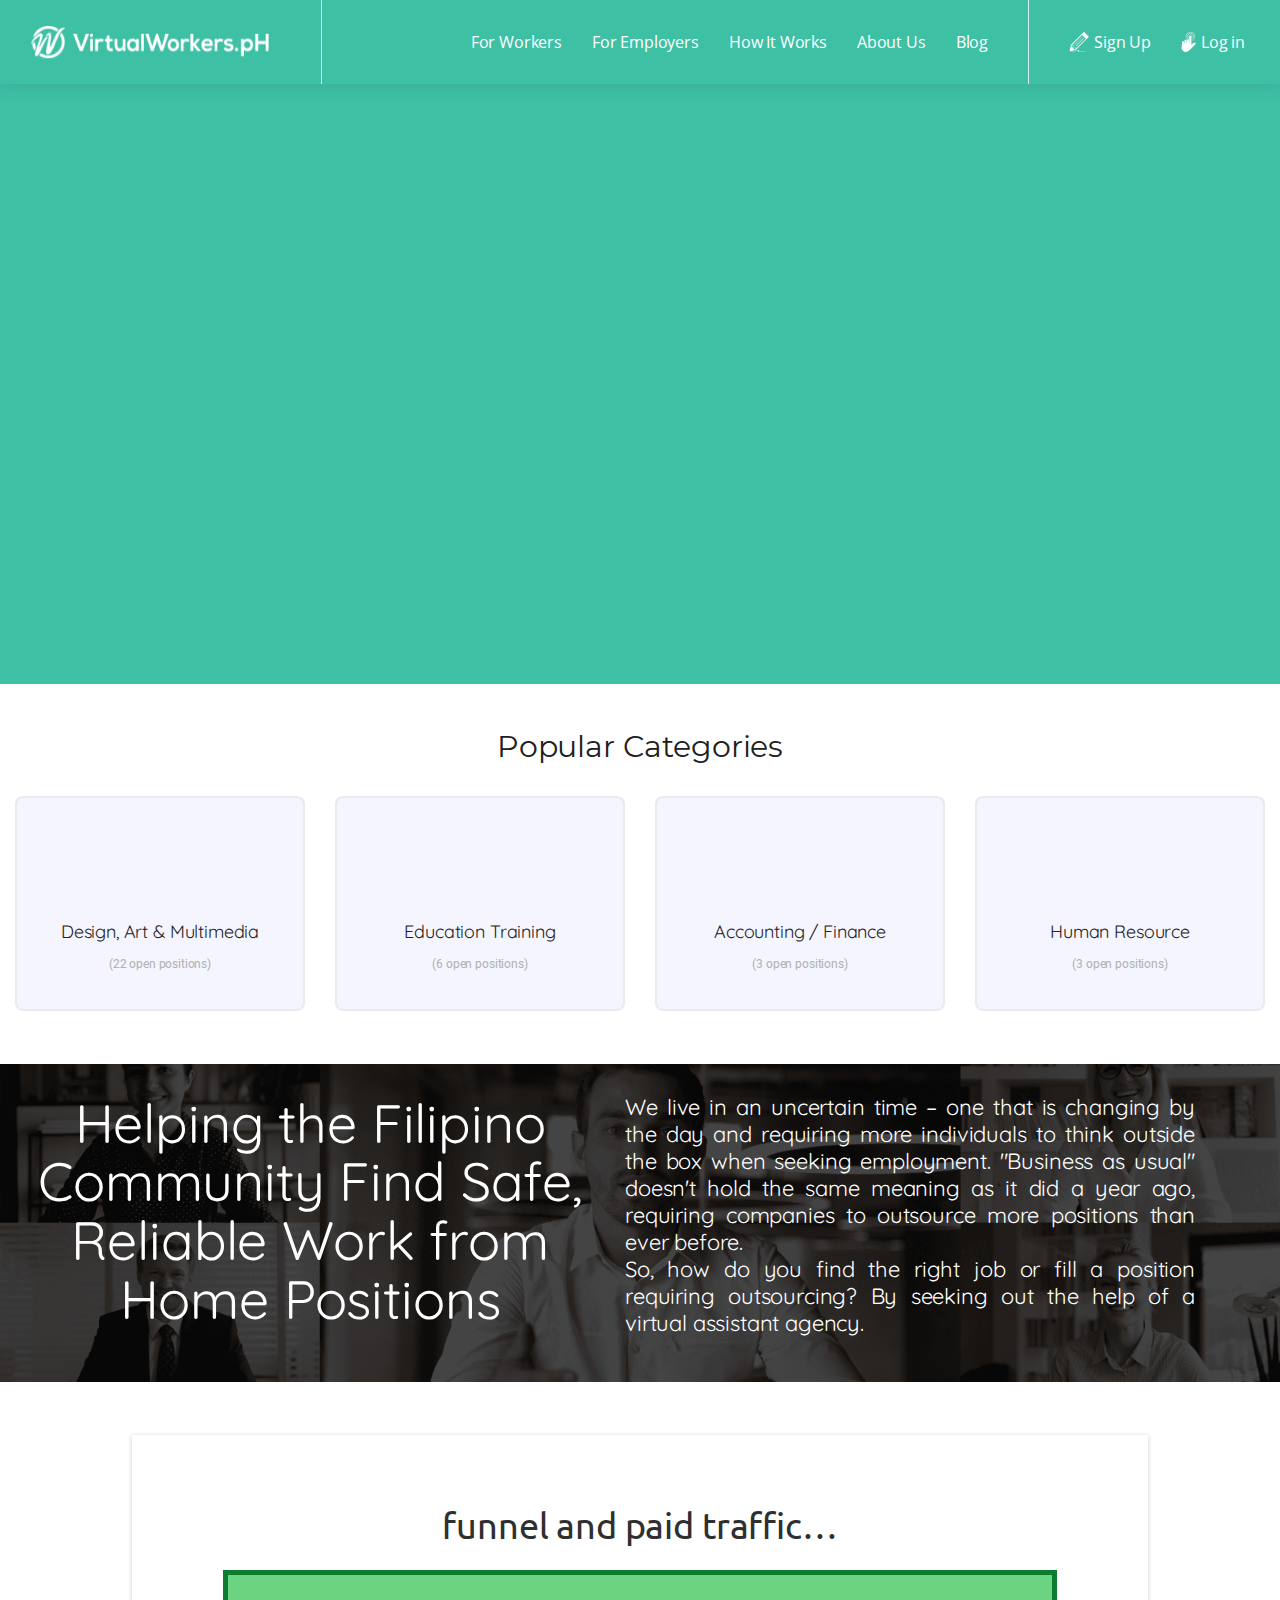
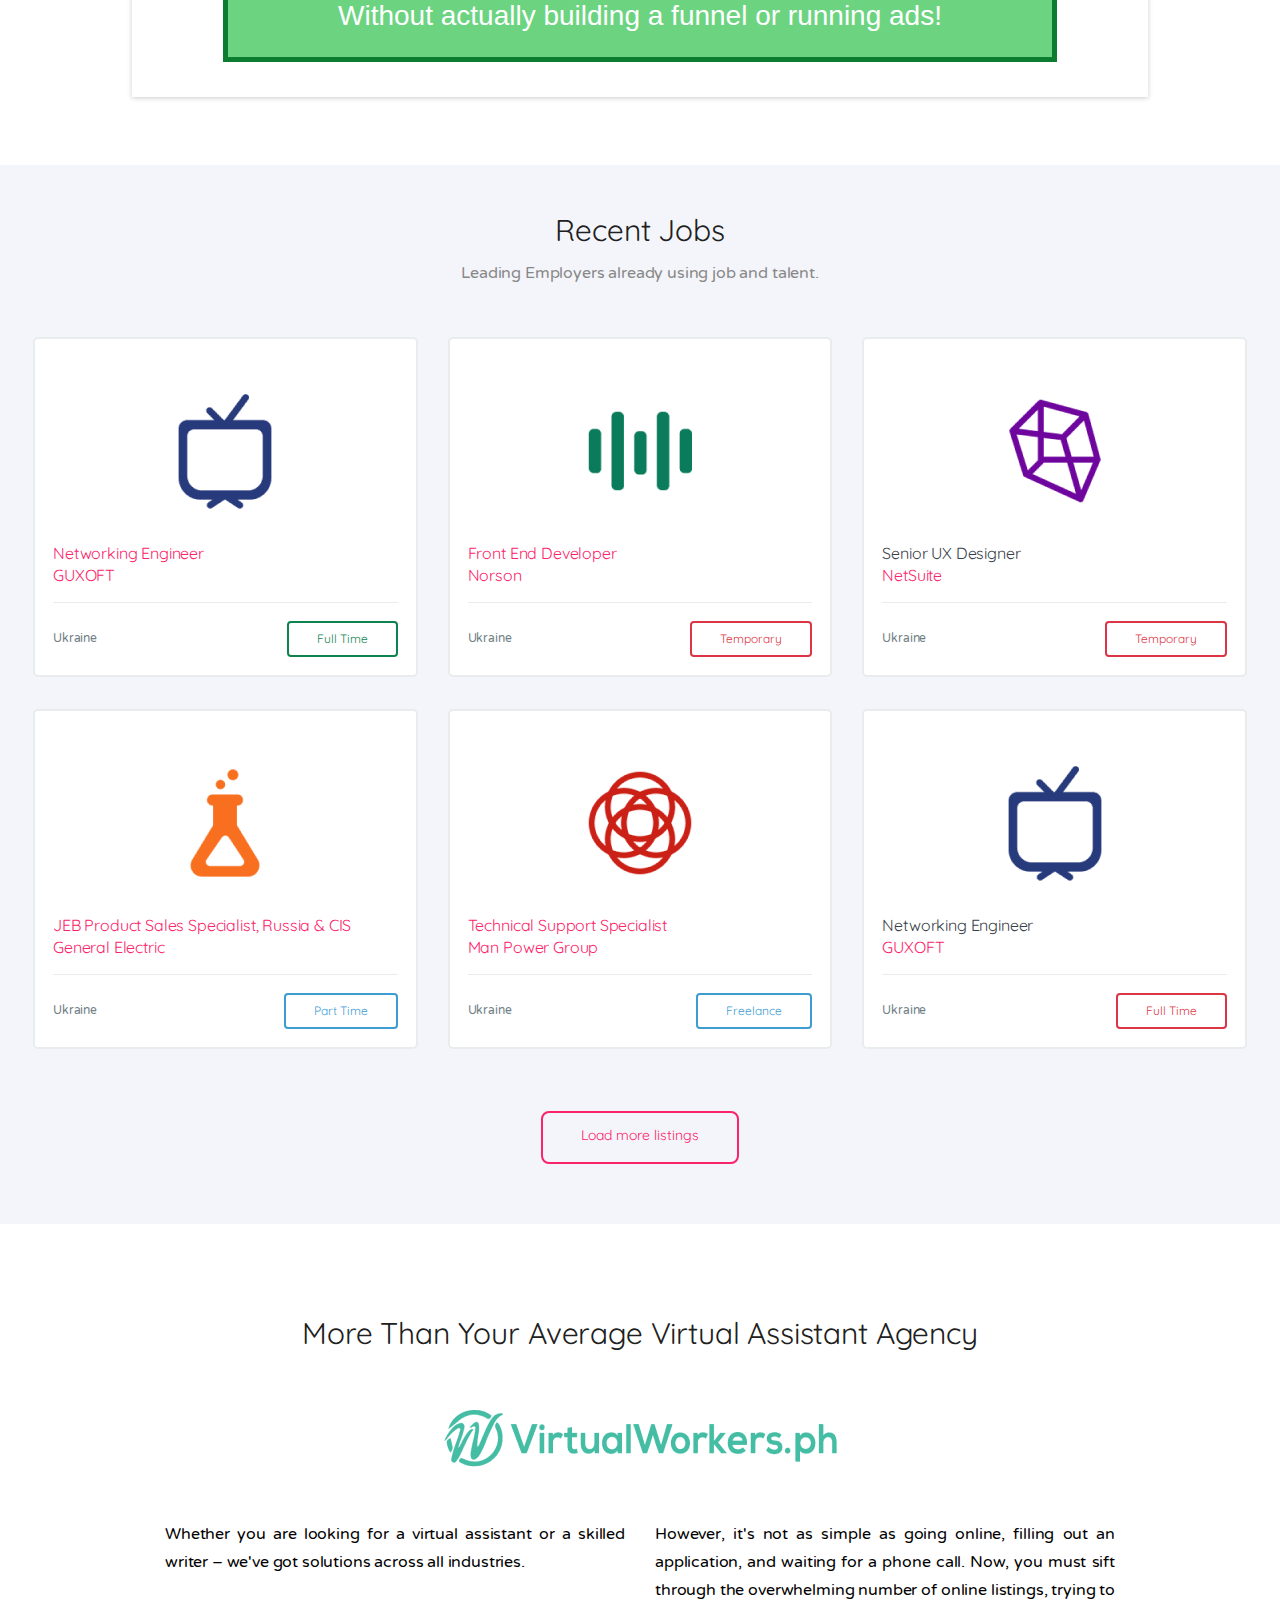
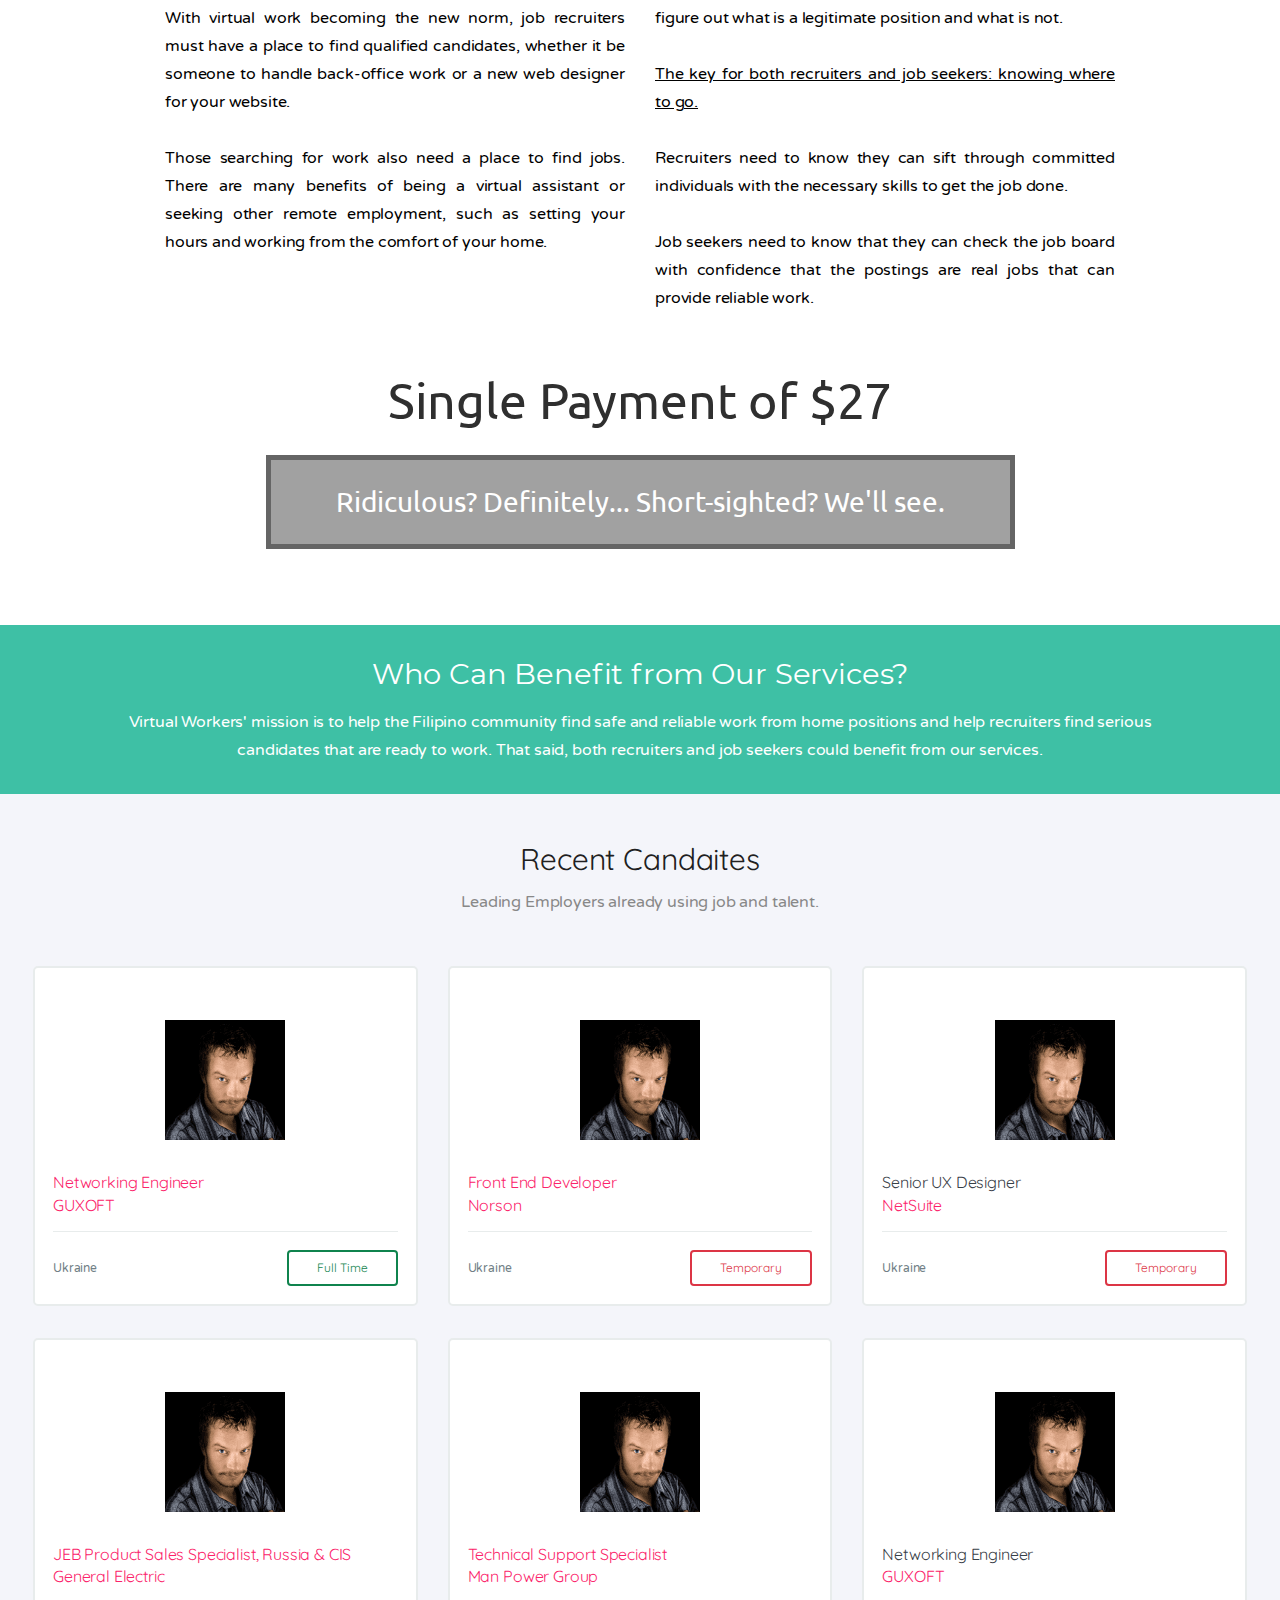
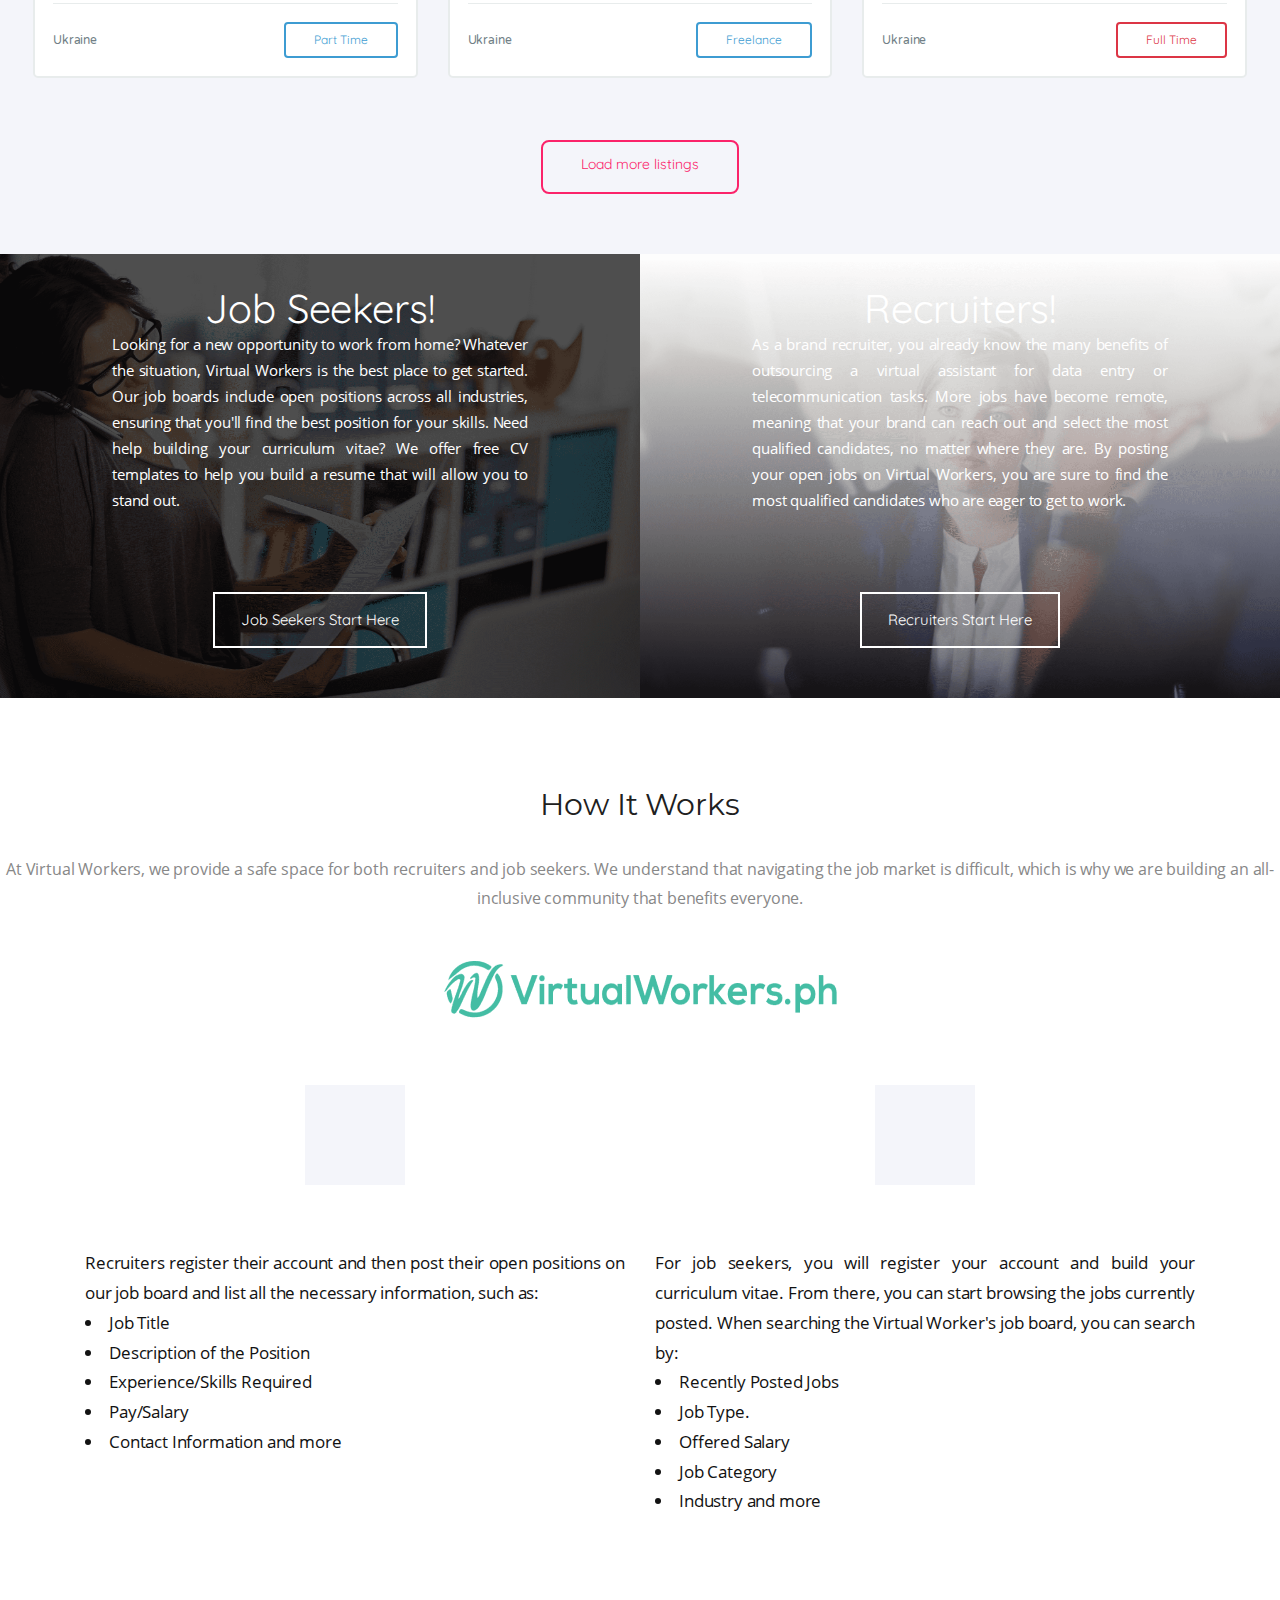
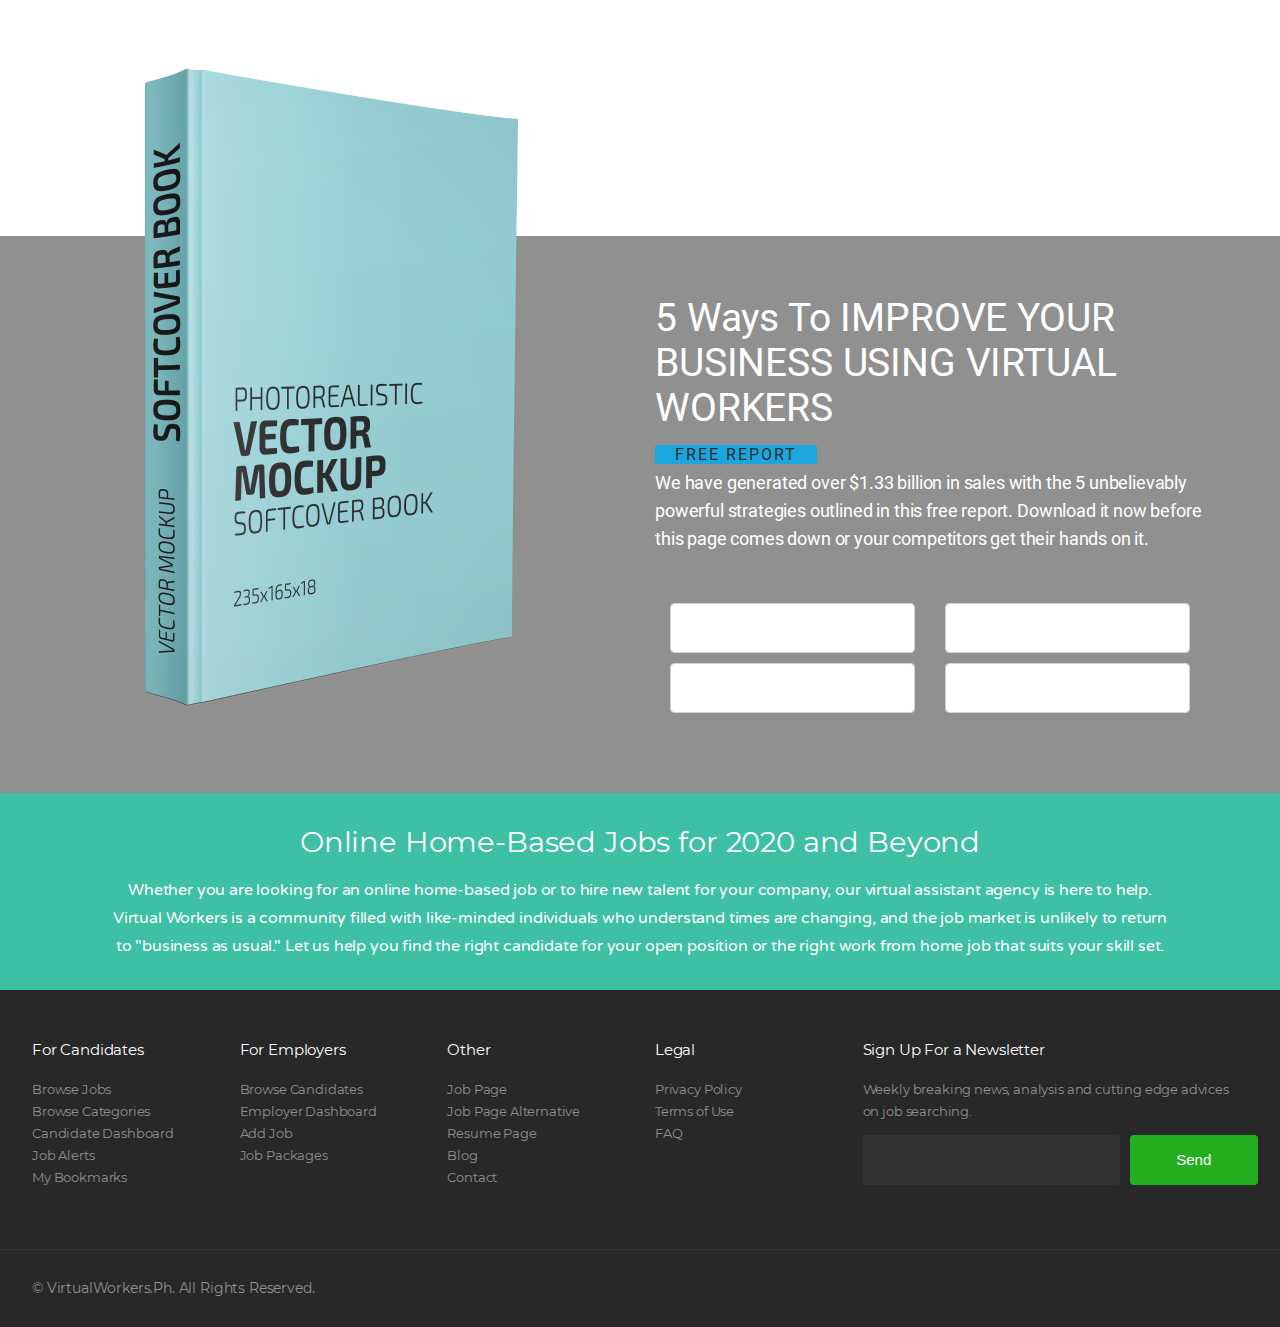
<file: index.html>
<!DOCTYPE html>
<html lang="en">
  <head>
    <meta charset="UTF-8"/>
    <meta http-equiv="X-UA-Compatible" content="IE=edge"/>
    <meta name="viewport" content="width=device-width, initial-scale=1.0"/>
    <title>Virtual Workers</title>
    <link rel="stylesheet" href="assets/css/bootstrap-grid.min.css"/>
    <link rel="stylesheet" href="assets/css/main.css"/>
  </head>
  <body>
    <nav class="navbar">
      <div class="container-fluid">
        <a href="#" class="navbar-brand">
          <svg width="239" height="33" viewbox="0 0 239 33" fill="none" xmlns="http://www.w3.org/2000/svg" xmlns:xlink="http://www.w3.org/1999/xlink">
            <rect x="0.99707" width="238" height="32.2046" fill="url(#pattern0)"/>
            <defs>
              <pattern id="pattern0" patterncontentunits="objectBoundingBox" width="1" height="1">
                <use xlink:href="#image0" transform="scale(0.00330033 0.0243902)"/>
              </pattern>
              <image id="image0" width="303" height="41" xlink:href="[data-uri]"/>
            </defs>
          </svg>
        </a>
        <div class="navbar-collapse">
          <ul class="navbar-nav ml-auto">
            <li class="nav-item">
              <a class="nav-link" href="#">For Workers</a>
            </li>
            <li class="nav-item">
              <a class="nav-link" href="#">For Employers</a>
            </li>
            <li class="nav-item">
              <a class="nav-link" href="#">How It Works</a>
            </li>
            <li class="nav-item">
              <a class="nav-link" href="#">About Us</a>
            </li>
            <li class="nav-item">
              <a class="nav-link" href="#">Blog</a>
            </li>
          </ul>
          <ul class="navbar-nav">
            <li class="nav-item">
              <a class="nav-link" href="#">
                <svg xmlns="http://www.w3.org/2000/svg" width="20" height="20" viewbox="0 0 20 20" fill="none">
                  <path d="M19.669 4.5559L15.2281 0.114855C15.0749 -0.0382849 14.8275 -0.0382849 14.6744 0.114855L14.3956 0.393632L12.452 2.33733L2.0389 12.7508C1.98785 12.8019 1.95251 12.8686 1.93287 12.9393L0.542876 18.7704C0.511464 18.9039 0.550733 19.0413 0.644969 19.1395C0.743131 19.2377 0.880632 19.2769 1.01413 19.2455L6.84493 17.8555C6.91561 17.8398 6.97842 17.8044 7.02947 17.7495L19.6611 5.11741C19.8221 4.95642 19.8221 4.70904 19.669 4.5559ZM4.93278 17.4942C4.5951 15.6605 3.048 14.9341 2.32159 14.6945L2.66718 13.2495L4.1631 13.3791L4.32022 15.1932C4.32414 15.2403 4.34373 15.2835 4.37515 15.3149C4.40656 15.3463 4.44977 15.366 4.49689 15.3699L6.31098 15.527L6.45228 17.129L4.93278 17.4942ZM6.82135 16.8463L6.68791 15.3346C6.68006 15.2403 6.60547 15.1657 6.50731 15.1579L4.69322 15.0008L4.53619 13.1867C4.52834 13.0924 4.45366 13.0178 4.35943 13.01L3.0048 12.8922L13.0017 2.89491L16.889 6.78231L6.82135 16.8463Z" fill="white"/>
                  <path d="M5.63553 12.7353L5.65912 12.7588C5.72981 12.8295 5.84375 12.8295 5.91443 12.7588L13.4347 5.23928C13.5053 5.1686 13.5053 5.05472 13.4347 4.98404L13.4111 4.96048C13.3404 4.8898 13.2265 4.8898 13.1559 4.96048L5.63553 12.48C5.56485 12.5507 5.56485 12.6646 5.63553 12.7353Z" fill="white"/>
                  <path d="M7.03494 14.1209L7.05852 14.1445C7.1292 14.2152 7.24303 14.2152 7.31371 14.1445L14.833 6.625C14.9037 6.55432 14.9037 6.44046 14.833 6.36978L14.8094 6.34622C14.7387 6.27554 14.6249 6.27554 14.5542 6.34622L7.03494 13.8657C6.96426 13.9364 6.96426 14.0503 7.03494 14.1209Z" fill="white"/>
                  <path d="M9.55657 19.5873L9.34452 19.607C9.40734 19.5049 9.48589 19.3989 9.55657 19.2968C9.80002 18.9669 10.0592 18.6371 10.3183 18.3112L10.3222 18.3072C10.3537 18.2641 10.3693 18.2091 10.3575 18.1541C10.3379 18.0481 10.2359 17.9813 10.1338 18.001L7.91909 18.4211C7.18088 18.5586 6.44271 18.6999 5.70843 18.857L3.5016 19.3164C2.76732 19.4813 2.03309 19.6345 1.30273 19.8112C2.0488 19.7169 2.79091 19.5991 3.53698 19.497L5.76336 19.1436C6.5055 19.0298 7.2477 18.9002 7.98591 18.7706L9.70181 18.4683C9.54867 18.6646 9.39556 18.8648 9.24635 19.0729C9.12462 19.2536 9.00284 19.4067 8.89682 19.6502C8.88897 19.6855 8.86156 19.7169 8.87334 19.8308C8.88904 19.9368 9.01068 20.0075 9.08136 19.9996C9.101 19.9996 9.12462 19.9957 9.14425 19.9918L9.15997 19.9879C9.12463 19.9957 9.15211 19.9918 9.14818 19.9918H9.15604L9.31307 19.9761L9.62329 19.9447C10.0395 19.9054 10.4557 19.8544 10.8719 19.8269C11.2842 19.7955 11.7005 19.768 12.1168 19.7248L14.6101 19.501C15.4426 19.4146 16.279 19.34 17.1115 19.2418C15.4308 19.2614 13.7659 19.3282 12.0814 19.4106C11.2332 19.4578 10.389 19.5127 9.55657 19.5873ZM9.05395 19.6345H9.05788H9.06181C9.06181 19.6345 9.05787 19.6345 9.05395 19.6345Z" fill="white"/></svg>Sign Up</a>
            </li>
            <li class="nav-item">
              <a class="nav-link" href="#">
                <svg width="15" height="20" viewbox="0 0 15 20" fill="none" xmlns="http://www.w3.org/2000/svg">
                  <path d="M14.0576 10.6326C13.2426 10.3494 11.4538 11.8861 10.5456 12.8185C10.4109 12.9566 10.3797 12.4835 10.4039 11.8861C10.4108 11.8343 10.3797 11.7825 10.3797 11.7307V11.6098C10.3797 11.1057 10.3797 10.5601 10.3797 10.2285V9.27544C12.4517 8.82307 14.1266 6.94105 14.1266 4.68953C14.1266 2.10304 12.0408 0 9.4508 0C6.86426 0 4.76808 2.10304 4.76808 4.68953C4.76808 5.96033 5.2481 7.11371 6.07344 7.95975C5.97675 8.1117 5.89041 8.29127 5.89041 8.48466V10.8121L5.54508 10.857V8.82998C5.54508 8.29127 5.17561 7.85616 4.63689 7.85616H4.51254C3.97382 7.85616 3.46971 8.29127 3.46971 8.82998V11.1264L3.12438 11.1713V10.2285C3.12438 9.68984 2.91022 9.23746 2.37496 9.23746H2.25068C1.71197 9.23746 1.05239 9.68984 1.05239 10.2285V10.2907V10.9814V11.4406L0.658668 14.7799C0.392763 15.6916 0.233907 17.8084 3.33153 19.7285C3.33153 19.7285 5.12381 20.6505 7.30976 19.0965C8.52187 18.2332 10.4488 16.365 11.9786 14.7799L12.9663 13.744C13.7053 12.9532 14.2337 12.3558 14.3407 12.19C14.6895 11.6686 14.617 10.826 14.0576 10.6326ZM9.63038 3.70879H9.5061C8.96739 3.70879 8.30773 4.16117 8.30773 4.69988V5.84291C7.9624 5.55283 7.83813 5.1419 7.83813 4.68607C7.83813 3.80549 8.5702 3.09067 9.4508 3.09067C10.3314 3.09067 11.0221 3.80549 11.0221 4.68607C11.0221 5.19715 10.725 5.64608 10.3797 5.93961V4.69988C10.3797 4.16117 10.1691 3.70879 9.63038 3.70879ZM10.3797 6.36089C11.0704 6.02247 11.3778 5.4009 11.3778 4.68607C11.3778 3.61556 10.5248 2.74534 9.4508 2.74534C8.37682 2.74534 7.48242 3.61556 7.48242 4.68607C7.48242 5.35255 7.95902 5.93961 8.30436 6.28839V7.45213C7.26836 7.01357 6.45334 5.9396 6.45334 4.68607C6.45334 3.04232 7.80701 1.70937 9.44734 1.70937C11.0911 1.70937 12.3999 3.04578 12.3999 4.68607C12.3999 5.9845 11.7577 7.08954 10.3763 7.49703V6.36089H10.3797ZM9.46808 0.341869C11.8647 0.341869 13.7813 2.28951 13.7813 4.68607C13.7813 6.74421 12.4517 8.47084 10.3797 8.91631V7.86307C11.761 7.44523 12.7591 6.17788 12.7591 4.68607C12.7591 2.85239 11.2845 1.36404 9.4508 1.36404C7.61709 1.36404 6.1011 2.85585 6.1011 4.68607C6.1011 6.13644 6.92303 7.36581 8.30436 7.82164V8.88868C8.30436 8.8576 8.30436 8.82307 7.95902 8.78509V8.48466C7.95902 7.94595 7.58948 7.51083 7.05076 7.51083H6.9264C6.70884 7.51083 6.50512 7.58681 6.34281 7.70767C5.58654 6.92378 5.11687 5.86018 5.11687 4.68953C5.12378 2.28952 7.07148 0.341869 9.46808 0.341869ZM7.9624 10.5393V9.14767C8.30773 9.18566 8.30773 9.21329 8.30773 9.24092V10.491L7.9624 10.5393Z" fill="white"/>
                </svg>
                Log in</a>
            </li>
          </ul>
        </div>
      </div>
    </nav>
    <div class="main">
      <div class="banner"></div>
      <div class="popular-categories">
        <h1>Popular Categories</h1>
        <div class="container-fluid">
          <div class="row">
            <div class="col-sm-6 col-md-3">
              <div class="item">
                <h3>Design, Art & Multimedia</h3>
                <p>(22 open positions)</p>
              </div>
            </div>
            <div class="col-sm-6 col-md-3">
              <div class="item">
                <h3>Education Training</h3>
                <p>(6 open positions)</p>
              </div>
            </div>
            <div class="col-sm-6 col-md-3">
              <div class="item">
                <h3>Accounting / Finance</h3>
                <p>(3 open positions)</p>
              </div>
            </div>
            <div class="col-sm-6 col-md-3">
              <div class="item">
                <h3>Human Resource</h3>
                <p>(3 open positions)</p>
              </div>
            </div>
          </div>
        </div>
      </div>
      <div class="banner-secondary">
        <div class="container">
          <div class="row">
            <div class="col-sm-12 col-md-6">
              <h1>
                Helping the Filipino Community Find Safe, Reliable Work from Home
                                                            Positions
              </h1>
            </div>
            <div class="col-sm-12 col-md-6">
              <p>
                We live in an uncertain time – one that is changing by the day and
                                                            requiring more individuals to think outside the box when seeking
                                                            employment. "Business as usual" doesn't hold the same meaning as
                                                            it did a year ago, requiring companies to outsource more positions
                                                            than ever before.<br/>So, how do you find the right job or fill a
                                                            position requiring outsourcing? By seeking out the help of a
                                                            virtual assistant agency.
              </p>
            </div>
          </div>
        </div>
      </div>
      <div class="funnel">
        <h1>funnel and paid traffic…</h1>
        <button>Without actually building a funnel or running ads!</button>
      </div>
      <div class="recent-jobs">
        <h1>Recent Jobs</h1>
        <p>Leading Employers already using job and talent.</p>
        <div class="container-fluid">
          <div class="row">
            <div class="col-sm-12 col-md-4">
              <div class="item">
                <img src="./assets/image/icon-tv.png" class="mx-auto" alt="Icon"/>
                <h3>Networking Engineer</h3>
                <p>GUXOFT</p>
                <div class="action">
                  <span>Ukraine</span>
                  <button type="button" class="border-green color-green">Full Time</button>
                </div>
              </div>
            </div>
            <div class="col-sm-12 col-md-4">
              <div class="item">
                <img src="./assets/image/icon-line.png" class="mx-auto" alt="Icon"/>
                <h3>Front End Developer</h3>
                <p>Norson</p>
                <div class="action">
                  <span>Ukraine</span>
                  <button type="button" class="border-red color-red">Temporary</button>
                </div>
              </div>
            </div>
            <div class="col-sm-12 col-md-4">
              <div class="item">
                <img src="./assets/image/icon-cube.png" class="mx-auto" alt="Icon"/>
                <h3 class="color-dark">Senior UX Designer</h3>
                <p>NetSuite</p>
                <div class="action">
                  <span>Ukraine</span>
                  <button type="button" class="border-red color-red">Temporary</button>
                </div>
              </div>
            </div>
          </div>
          <div class="row">
            <div class="col-sm-12 col-md-4">
              <div class="item">
                <img src="./assets/image/icon-flusk.png" class="mx-auto" alt="Icon"/>
                <h3>JEB Product Sales Specialist, Russia & CIS</h3>
                <p>General Electric</p>
                <div class="action">
                  <span>Ukraine</span>
                  <button type="button" class="border-blue color-blue">Part Time</button>
                </div>
              </div>
            </div>
            <div class="col-sm-12 col-md-4">
              <div class="item">
                <img src="./assets/image/icon-circle.png" class="mx-auto" alt="Icon"/>
                <h3>Technical Support Specialist</h3>
                <p>Man Power Group</p>
                <div class="action">
                  <span>Ukraine</span>
                  <button type="button" class="border-blue color-blue">Freelance</button>
                </div>
              </div>
            </div>
            <div class="col-sm-12 col-md-4">
              <div class="item">
                <img src="./assets/image/icon-tv.png" class="mx-auto" alt="Icon"/>
                <h3 class="color-dark">Networking Engineer</h3>
                <p>GUXOFT</p>
                <div class="action">
                  <span>Ukraine</span>
                  <button type="button" class="border-red color-red">Full Time</button>
                </div>
              </div>
            </div>
          </div>
        </div>
        <button type="button" class="border-pink color-pink">Load more listings</button>
      </div>
      <div class="assistant-agency">
        <h2>More Than Your Average Virtual Assistant Agency</h2>
        <img src="./assets/image/New-Logo-Main-Index-(Updated) 1.png" alt=""/>
        <div class="container">
          <div class="row">
            <div class="col-sm-12 col-md-6">
              <p>
                Whether you are looking for a virtual assistant or a skilled
                                                            writer – we've got solutions across all industries.<br/><br/>
                With virtual work becoming the new norm, job recruiters must have
                                                            a place to find qualified candidates, whether it be someone to
                                                            handle back-office work or a new web designer for your website.
                <br/><br/>
                Those searching for work also need a place to find jobs. There are
                                                            many benefits of being a virtual assistant or seeking other remote
                                                            employment, such as setting your hours and working from the
                                                            comfort of your home.
              </p>
            </div>
            <div class="col-sm-12 col-md-6">
              <p>
                However, it's not as simple as going online, filling out an
                                                            application, and waiting for a phone call. Now, you must sift
                                                            through the overwhelming number of online listings, trying to
                                                            figure out what is a legitimate position and what is not.<br/><br/><u>The key for both recruiters and job seekers: knowing where to
                                                                    go.</u><br/><br/>Recruiters need to know they can sift through
                                                                  committed individuals with the necessary skills to get the job
                                                                  done.<br/><br/>Job seekers need to know that they can check the
                                                                  job board with confidence that the postings are real jobs that can
                                                                  provide reliable work.
              </p>
            </div>
          </div>
        </div>
        <h1>Single Payment of $27</h1>
        <button>Ridiculous? Definitely... Short-sighted? We'll see.</button>
      </div>
      <div class="benefit">
        <h1>Who Can Benefit from Our Services?</h1>
        <p>
          Virtual Workers' mission is to help the Filipino community find safe and
                                    reliable work from home positions and help recruiters find serious
                                    candidates that are ready to work. That said, both recruiters and job
                                    seekers could benefit from our services.
        </p>
      </div>
      <div class="recent-candidates">
        <h1>Recent Candaites</h1>
        <p>Leading Employers already using job and talent.</p>
        <div class="container-fluid">
          <div class="row">
            <div class="col-sm-12 col-md-4">
              <div class="item">
                <img src="./assets/image/avatar.png" class="mx-auto" alt="Icon"/>
                <h3>Networking Engineer</h3>
                <p>GUXOFT</p>
                <div class="action">
                  <span>Ukraine</span>
                  <button type="button" class="border-green color-green">Full Time</button>
                </div>
              </div>
            </div>
            <div class="col-sm-12 col-md-4">
              <div class="item">
                <img src="./assets/image/avatar.png" class="mx-auto" alt="Icon"/>
                <h3>Front End Developer</h3>
                <p>Norson</p>
                <div class="action">
                  <span>Ukraine</span>
                  <button type="button" class="border-red color-red">Temporary</button>
                </div>
              </div>
            </div>
            <div class="col-sm-12 col-md-4">
              <div class="item">
                <img src="./assets/image/avatar.png" class="mx-auto" alt="Icon"/>
                <h3 class="color-dark">Senior UX Designer</h3>
                <p>NetSuite</p>
                <div class="action">
                  <span>Ukraine</span>
                  <button type="button" class="border-red color-red">Temporary</button>
                </div>
              </div>
            </div>
          </div>
          <div class="row">
            <div class="col-sm-12 col-md-4">
              <div class="item">
                <img src="./assets/image/avatar.png" class="mx-auto" alt="Icon"/>
                <h3>JEB Product Sales Specialist, Russia & CIS</h3>
                <p>General Electric</p>
                <div class="action">
                  <span>Ukraine</span>
                  <button type="button" class="border-blue color-blue">Part Time</button>
                </div>
              </div>
            </div>
            <div class="col-sm-12 col-md-4">
              <div class="item">
                <img src="./assets/image/avatar.png" class="mx-auto" alt="Icon"/>
                <h3>Technical Support Specialist</h3>
                <p>Man Power Group</p>
                <div class="action">
                  <span>Ukraine</span>
                  <button type="button" class="border-blue color-blue">Freelance</button>
                </div>
              </div>
            </div>
            <div class="col-sm-12 col-md-4">
              <div class="item">
                <img src="./assets/image/avatar.png" class="mx-auto" alt="Icon"/>
                <h3 class="color-dark">Networking Engineer</h3>
                <p>GUXOFT</p>
                <div class="action">
                  <span>Ukraine</span>
                  <button type="button" class="border-red color-red">Full Time</button>
                </div>
              </div>
            </div>
          </div>
        </div>
        <button type="button" class="border-pink color-pink">Load more listings</button>
      </div>
      <div class="seekers-recruiters">
        <div class="container-fluid">
          <div class="row">
            <div class="col-sm-12 col-md-6">
              <img src="./assets/image/seekers.png" alt=""/>
              <div class="seekers">
                <h1>Job Seekers!</h1>
                <p>
                  Looking for a new opportunity to work from home? Whatever the
                                                                    situation, Virtual Workers is the best place to get started. Our
                                                                    job boards include open positions across all industries,
                                                                    ensuring that you'll find the best position for your skills.
                                                                    Need help building your curriculum vitae? We offer free CV
                                                                    templates to help you build a resume that will allow you to
                                                                    stand out.
                </p>
                <button>Job Seekers Start Here</button>
              </div>
            </div>
            <div class="col-sm-12 col-md-6">
              <img src="./assets/image/recruiters.png" alt=""/>
              <div class="recruiters">
                <h1>Recruiters!</h1>
                <p>
                  As a brand recruiter, you already know the many benefits of
                                                                    outsourcing a virtual assistant for data entry or
                                                                    telecommunication tasks. More jobs have become remote, meaning
                                                                    that your brand can reach out and select the most qualified
                                                                    candidates, no matter where they are. By posting your open jobs
                                                                    on Virtual Workers, you are sure to find the most qualified
                                                                    candidates who are eager to get to work.
                </p>
                <button>Recruiters Start Here</button>
              </div>
            </div>
          </div>
        </div>
      </div>
      <div class="works-how">
        <h1>How It Works</h1>
        <p>
          At Virtual Workers, we provide a safe space for both recruiters and job
                                    seekers. We understand that navigating the job market is difficult,
                                    which is why we are building an all-inclusive community that benefits
                                    everyone.
        </p>
        <img src="./assets/image/New-Logo-Main-Index-(Updated) 1.png" alt="Logo"/>
        <div class="container">
          <div class="row">
            <div class="col-sm-12 col-md-6">
              <div class="job-info">
                <img src="./assets/image/Rectangle.png" class="mx-auto" alt="Avatar"/>
                <p>
                  Recruiters register their account and then post their open
                                                                    positions on our job board and list all the necessary
                                                                    information, such as:
                </p>
                <ul>
                  <li>Job Title</li>
                  <li>Description of the Position</li>
                  <li>Experience/Skills Required</li>
                  <li>Pay/Salary</li>
                  <li>Contact Information and more</li>
                </ul>
              </div>
            </div>
            <div class="col-sm-12 col-md-6">
              <div class="job-info">
                <img src="./assets/image/Rectangle.png" class="mx-auto" alt="Avatar"/>
                <p>
                  For job seekers, you will register your account and build your
                                                                    curriculum vitae. From there, you can start browsing the jobs
                                                                    currently posted. When searching the Virtual Worker's job board,
                                                                    you can search by:
                </p>
                <ul>
                  <li>Recently Posted Jobs</li>
                  <li>Job Type.</li>
                  <li>Offered Salary</li>
                  <li>Job Category</li>
                  <li>Industry and more</li>
                </ul>
              </div>
            </div>
          </div>
        </div>
      </div>
      <div class="improve-business">
        <div class="container-fluid">
          <div class="row">
            <div class="col-sm-12 col-md-6">
              <img src="./assets/image/AdobeStock_210940773-[Converted] 1.png" alt="Book Image">
            </div>
            <div class="col-sm-12 col-md-6">
              <h1>5 Ways To IMPROVE YOUR BUSINESS USING VIRTUAL WORKERS</h1>
              <div class="free-info">Free Report</div>
              <p>We have generated over $1.33 billion in sales with the 5 unbelievably powerful strategies outlined in this free report. Download it now before this page comes down or your competitors get their hands on it.</p>

              <div class="container-fluid">
                <div class="row">
                  <div class="col-sm-6">
                    <input type="text">
                  </div>
                  <div class="col-sm-6">
                    <input type="text">
                  </div>
                </div>
                <div class="row">
                  <div class="col-sm-6">
                    <input type="text">
                  </div>
                  <div class="col-sm-6">
                    <input type="text">
                  </div>
                </div>
              </div>
            </div>
          </div>
        </div>
      </div>
      <div class="online-home">
        <h1>Online Home-Based Jobs for 2020 and Beyond</h1>
        <p>
          Whether you are looking for an online home-based job or to hire new talent for your company, our virtual assistant agency is here to help.
                    Virtual Workers is a community filled with like-minded individuals who understand times are changing, and the job market is unlikely to return to "business as usual." Let us help you find the right candidate for your open position or the right work from home job that suits your skill set.
        </p>
      </div>
    </div>
    <div class="footer">
      <div class="container-fluid">
        <div class="row">
          <div class="col-sm-6 col-md-2">
            <h3>For Candidates</h3>
            <ul>
              <li>Browse Jobs</li>
              <li>Browse Categories</li>
              <li>Candidate Dashboard</li>
              <li>Job Alerts</li>
              <li>My Bookmarks</li>
            </ul>
          </div>
          <div class="col-sm-6 col-md-2">
            <h3>For Employers</h3>
            <ul>
              <li>Browse Candidates</li>
              <li>Employer Dashboard</li>
              <li>Add Job</li>
              <li>Job Packages</li>
            </ul>
          </div>
          <div class="col-sm-6 col-md-2">
            <h3>Other</h3>
            <ul>
              <li>Job Page</li>
              <li>Job Page Alternative</li>
              <li>Resume Page</li>
              <li>Blog</li>
              <li>Contact</li>
            </ul>
          </div>
          <div class="col-sm-6 col-md-2">
            <h3>Legal</h3>
            <ul>
              <li>Privacy Policy</li>
              <li>Terms of Use</li>
              <li>FAQ</li>
            </ul>
          </div>
          <div class="col-sm-12 col-md-4">
            <h3>Sign Up For a Newsletter</h3>
            <p>Weekly breaking news, analysis and cutting edge advices on job searching.</p>
              <div class="form">
                  <input type="text" class="col-sm-8" name="search" id="search">
                  <button type="button" class="col-sm-4">Send</button>
              </div>
          </div>
        </div>
      </div>
      <div class="footer-text">© VirtualWorkers.Ph. All Rights Reserved.</div>
    </div>
  </body>
</html>
</file>
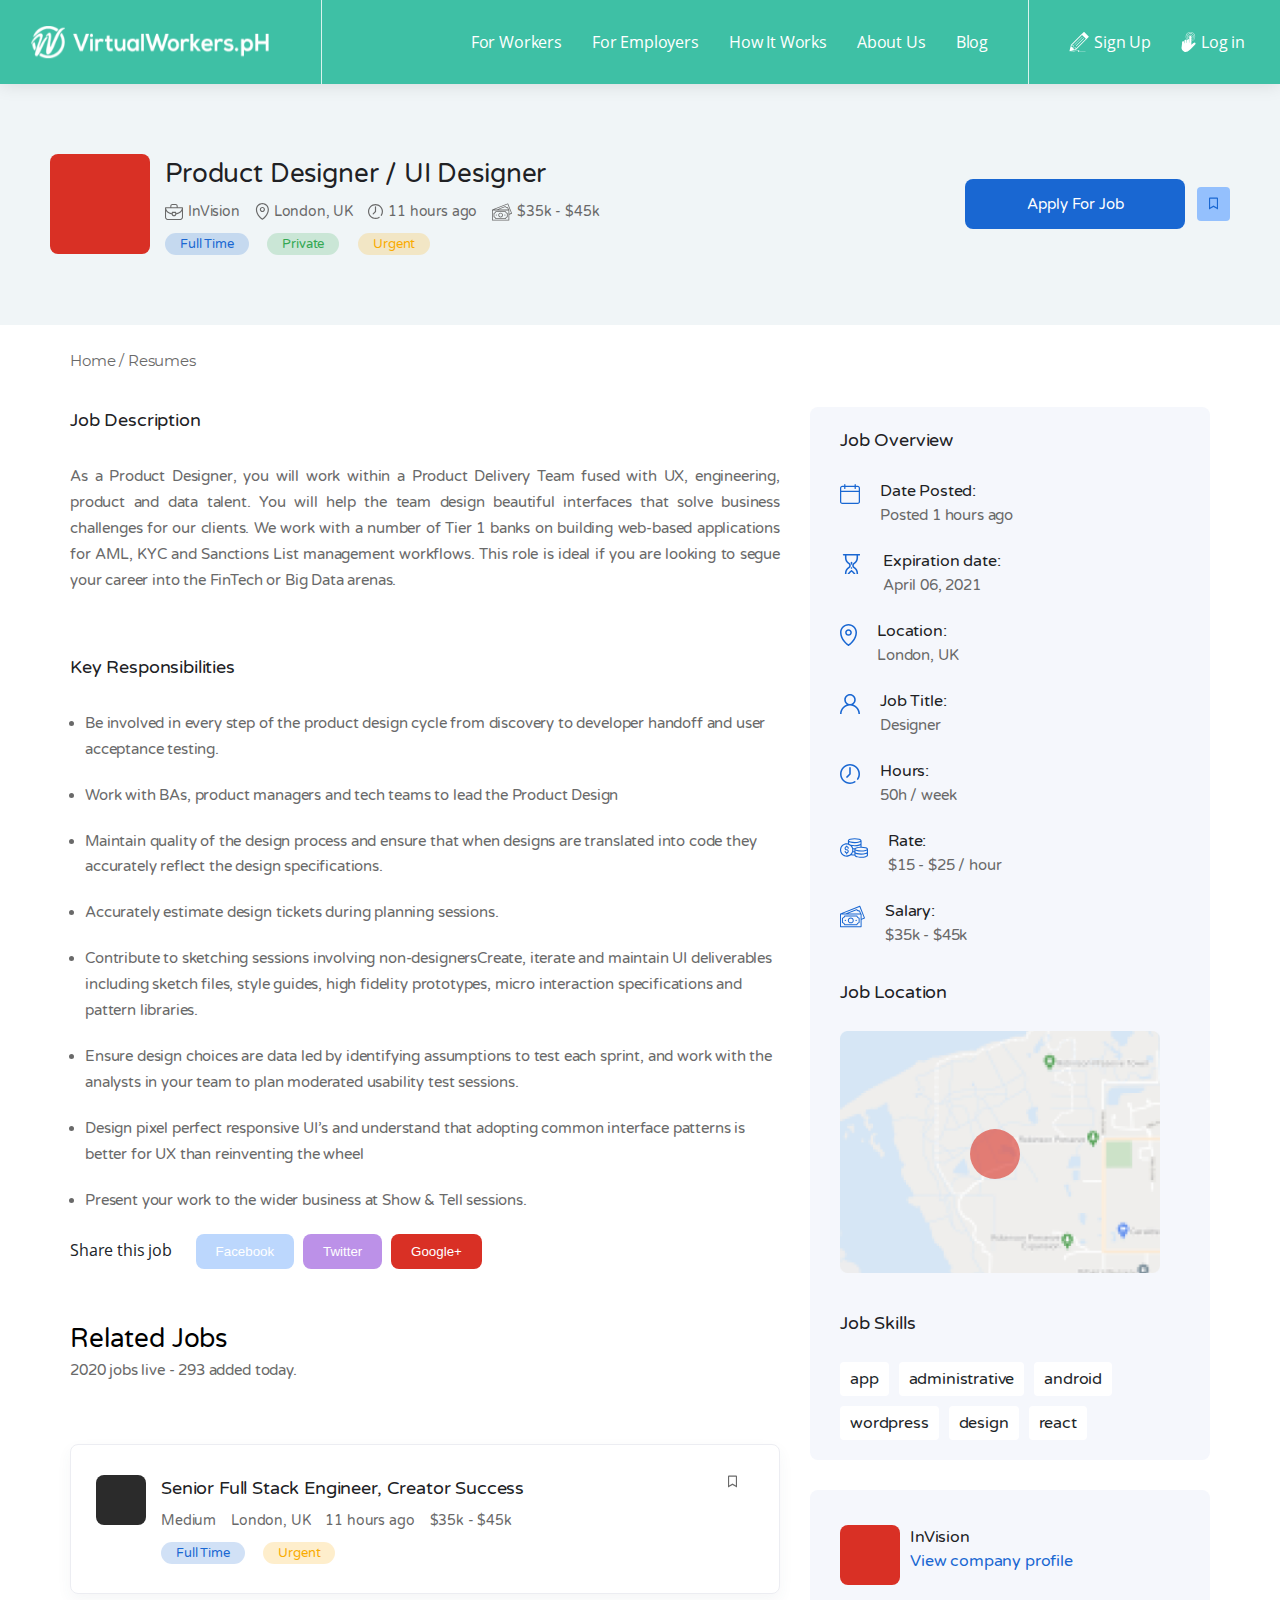
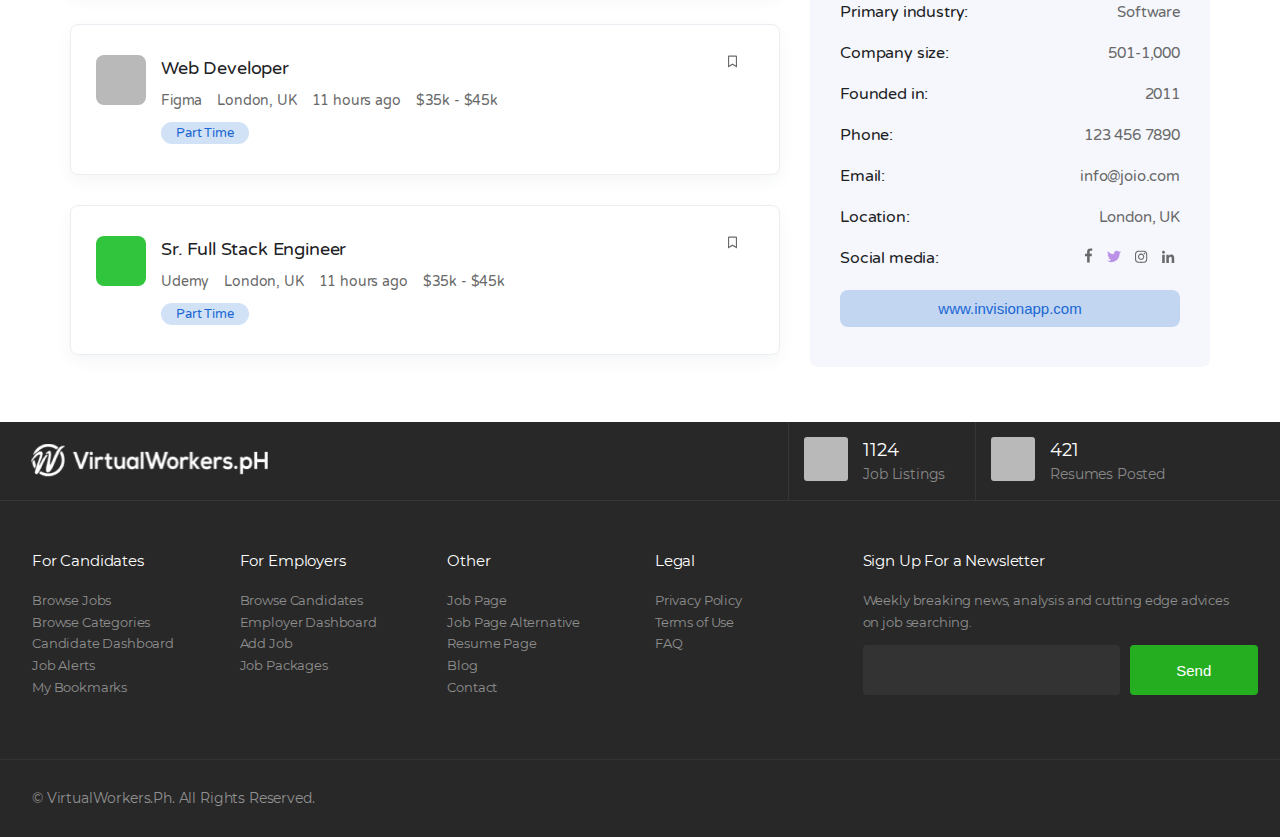
<file: job-details.html>
<!DOCTYPE html>
<html lang="en">
  <head>
    <meta charset="UTF-8"/>
    <meta http-equiv="X-UA-Compatible" content="IE=edge"/>
    <meta name="viewport" content="width=device-width, initial-scale=1.0"/>
    <title>Virtual Workers</title>
    <link rel="stylesheet" href="assets/css/bootstrap-grid.min.css"/>
    <link rel="stylesheet" href="assets/css/main.css"/>
  </head>
  <body>
    <nav class="navbar">
      <div class="container-fluid">
        <a href="#" class="navbar-brand">
          <svg width="239" height="33" viewbox="0 0 239 33" fill="none" xmlns="http://www.w3.org/2000/svg" xmlns:xlink="http://www.w3.org/1999/xlink">
            <rect x="0.99707" width="238" height="32.2046" fill="url(#pattern0)"/>
            <defs>
              <pattern id="pattern0" patterncontentunits="objectBoundingBox" width="1" height="1">
                <use xlink:href="#image0" transform="scale(0.00330033 0.0243902)"/>
              </pattern>
              <image id="image0" width="303" height="41" xlink:href="[data-uri]"/>
            </defs>
          </svg>
        </a>
        <div class="navbar-collapse">
          <ul class="navbar-nav ml-auto">
            <li class="nav-item">
              <a class="nav-link" href="#">For Workers</a>
            </li>
            <li class="nav-item">
              <a class="nav-link" href="#">For Employers</a>
            </li>
            <li class="nav-item">
              <a class="nav-link" href="#">How It Works</a>
            </li>
            <li class="nav-item">
              <a class="nav-link" href="#">About Us</a>
            </li>
            <li class="nav-item">
              <a class="nav-link" href="#">Blog</a>
            </li>
          </ul>
          <ul class="navbar-nav">
            <li class="nav-item">
              <a class="nav-link" href="#">
                <svg xmlns="http://www.w3.org/2000/svg" width="20" height="20" viewbox="0 0 20 20" fill="none">
                  <path d="M19.669 4.5559L15.2281 0.114855C15.0749 -0.0382849 14.8275 -0.0382849 14.6744 0.114855L14.3956 0.393632L12.452 2.33733L2.0389 12.7508C1.98785 12.8019 1.95251 12.8686 1.93287 12.9393L0.542876 18.7704C0.511464 18.9039 0.550733 19.0413 0.644969 19.1395C0.743131 19.2377 0.880632 19.2769 1.01413 19.2455L6.84493 17.8555C6.91561 17.8398 6.97842 17.8044 7.02947 17.7495L19.6611 5.11741C19.8221 4.95642 19.8221 4.70904 19.669 4.5559ZM4.93278 17.4942C4.5951 15.6605 3.048 14.9341 2.32159 14.6945L2.66718 13.2495L4.1631 13.3791L4.32022 15.1932C4.32414 15.2403 4.34373 15.2835 4.37515 15.3149C4.40656 15.3463 4.44977 15.366 4.49689 15.3699L6.31098 15.527L6.45228 17.129L4.93278 17.4942ZM6.82135 16.8463L6.68791 15.3346C6.68006 15.2403 6.60547 15.1657 6.50731 15.1579L4.69322 15.0008L4.53619 13.1867C4.52834 13.0924 4.45366 13.0178 4.35943 13.01L3.0048 12.8922L13.0017 2.89491L16.889 6.78231L6.82135 16.8463Z" fill="white"/>
                  <path d="M5.63553 12.7353L5.65912 12.7588C5.72981 12.8295 5.84375 12.8295 5.91443 12.7588L13.4347 5.23928C13.5053 5.1686 13.5053 5.05472 13.4347 4.98404L13.4111 4.96048C13.3404 4.8898 13.2265 4.8898 13.1559 4.96048L5.63553 12.48C5.56485 12.5507 5.56485 12.6646 5.63553 12.7353Z" fill="white"/>
                  <path d="M7.03494 14.1209L7.05852 14.1445C7.1292 14.2152 7.24303 14.2152 7.31371 14.1445L14.833 6.625C14.9037 6.55432 14.9037 6.44046 14.833 6.36978L14.8094 6.34622C14.7387 6.27554 14.6249 6.27554 14.5542 6.34622L7.03494 13.8657C6.96426 13.9364 6.96426 14.0503 7.03494 14.1209Z" fill="white"/>
                  <path d="M9.55657 19.5873L9.34452 19.607C9.40734 19.5049 9.48589 19.3989 9.55657 19.2968C9.80002 18.9669 10.0592 18.6371 10.3183 18.3112L10.3222 18.3072C10.3537 18.2641 10.3693 18.2091 10.3575 18.1541C10.3379 18.0481 10.2359 17.9813 10.1338 18.001L7.91909 18.4211C7.18088 18.5586 6.44271 18.6999 5.70843 18.857L3.5016 19.3164C2.76732 19.4813 2.03309 19.6345 1.30273 19.8112C2.0488 19.7169 2.79091 19.5991 3.53698 19.497L5.76336 19.1436C6.5055 19.0298 7.2477 18.9002 7.98591 18.7706L9.70181 18.4683C9.54867 18.6646 9.39556 18.8648 9.24635 19.0729C9.12462 19.2536 9.00284 19.4067 8.89682 19.6502C8.88897 19.6855 8.86156 19.7169 8.87334 19.8308C8.88904 19.9368 9.01068 20.0075 9.08136 19.9996C9.101 19.9996 9.12462 19.9957 9.14425 19.9918L9.15997 19.9879C9.12463 19.9957 9.15211 19.9918 9.14818 19.9918H9.15604L9.31307 19.9761L9.62329 19.9447C10.0395 19.9054 10.4557 19.8544 10.8719 19.8269C11.2842 19.7955 11.7005 19.768 12.1168 19.7248L14.6101 19.501C15.4426 19.4146 16.279 19.34 17.1115 19.2418C15.4308 19.2614 13.7659 19.3282 12.0814 19.4106C11.2332 19.4578 10.389 19.5127 9.55657 19.5873ZM9.05395 19.6345H9.05788H9.06181C9.06181 19.6345 9.05787 19.6345 9.05395 19.6345Z" fill="white"/></svg>Sign Up</a>
            </li>
            <li class="nav-item">
              <a class="nav-link" href="#">
                <svg width="15" height="20" viewbox="0 0 15 20" fill="none" xmlns="http://www.w3.org/2000/svg">
                  <path d="M14.0576 10.6326C13.2426 10.3494 11.4538 11.8861 10.5456 12.8185C10.4109 12.9566 10.3797 12.4835 10.4039 11.8861C10.4108 11.8343 10.3797 11.7825 10.3797 11.7307V11.6098C10.3797 11.1057 10.3797 10.5601 10.3797 10.2285V9.27544C12.4517 8.82307 14.1266 6.94105 14.1266 4.68953C14.1266 2.10304 12.0408 0 9.4508 0C6.86426 0 4.76808 2.10304 4.76808 4.68953C4.76808 5.96033 5.2481 7.11371 6.07344 7.95975C5.97675 8.1117 5.89041 8.29127 5.89041 8.48466V10.8121L5.54508 10.857V8.82998C5.54508 8.29127 5.17561 7.85616 4.63689 7.85616H4.51254C3.97382 7.85616 3.46971 8.29127 3.46971 8.82998V11.1264L3.12438 11.1713V10.2285C3.12438 9.68984 2.91022 9.23746 2.37496 9.23746H2.25068C1.71197 9.23746 1.05239 9.68984 1.05239 10.2285V10.2907V10.9814V11.4406L0.658668 14.7799C0.392763 15.6916 0.233907 17.8084 3.33153 19.7285C3.33153 19.7285 5.12381 20.6505 7.30976 19.0965C8.52187 18.2332 10.4488 16.365 11.9786 14.7799L12.9663 13.744C13.7053 12.9532 14.2337 12.3558 14.3407 12.19C14.6895 11.6686 14.617 10.826 14.0576 10.6326ZM9.63038 3.70879H9.5061C8.96739 3.70879 8.30773 4.16117 8.30773 4.69988V5.84291C7.9624 5.55283 7.83813 5.1419 7.83813 4.68607C7.83813 3.80549 8.5702 3.09067 9.4508 3.09067C10.3314 3.09067 11.0221 3.80549 11.0221 4.68607C11.0221 5.19715 10.725 5.64608 10.3797 5.93961V4.69988C10.3797 4.16117 10.1691 3.70879 9.63038 3.70879ZM10.3797 6.36089C11.0704 6.02247 11.3778 5.4009 11.3778 4.68607C11.3778 3.61556 10.5248 2.74534 9.4508 2.74534C8.37682 2.74534 7.48242 3.61556 7.48242 4.68607C7.48242 5.35255 7.95902 5.93961 8.30436 6.28839V7.45213C7.26836 7.01357 6.45334 5.9396 6.45334 4.68607C6.45334 3.04232 7.80701 1.70937 9.44734 1.70937C11.0911 1.70937 12.3999 3.04578 12.3999 4.68607C12.3999 5.9845 11.7577 7.08954 10.3763 7.49703V6.36089H10.3797ZM9.46808 0.341869C11.8647 0.341869 13.7813 2.28951 13.7813 4.68607C13.7813 6.74421 12.4517 8.47084 10.3797 8.91631V7.86307C11.761 7.44523 12.7591 6.17788 12.7591 4.68607C12.7591 2.85239 11.2845 1.36404 9.4508 1.36404C7.61709 1.36404 6.1011 2.85585 6.1011 4.68607C6.1011 6.13644 6.92303 7.36581 8.30436 7.82164V8.88868C8.30436 8.8576 8.30436 8.82307 7.95902 8.78509V8.48466C7.95902 7.94595 7.58948 7.51083 7.05076 7.51083H6.9264C6.70884 7.51083 6.50512 7.58681 6.34281 7.70767C5.58654 6.92378 5.11687 5.86018 5.11687 4.68953C5.12378 2.28952 7.07148 0.341869 9.46808 0.341869ZM7.9624 10.5393V9.14767C8.30773 9.18566 8.30773 9.21329 8.30773 9.24092V10.491L7.9624 10.5393Z" fill="white"/>
                </svg>
                Log in</a>
            </li>
          </ul>
        </div>
      </div>
    </nav>
    <div class="job-details">
      <div class="job-banner">
        <div class="media">
          <img src="./assets/image/img.png" class="bg-danger" alt="Avatar">
          <div class="media-body">
            <h1>Product Designer / UI Designer</h1>
            <ul>
              <li>
                <svg width="18" height="16" viewbox="0 0 18 16" fill="none" xmlns="http://www.w3.org/2000/svg">
                  <path d="M17.4727 3.23633H12.7046V2.18839C12.7046 1.01428 11.7494 0.059082 10.5753 0.059082H7.42475C6.25068 0.059082 5.29545 1.01428 5.29545 2.18839V3.23633H0.527344C0.236109 3.23633 0 3.47244 0 3.76367V13.3438C0 14.7758 1.16511 15.9409 2.59717 15.9409H15.4028C16.8349 15.9409 18 14.7758 18 13.3438V3.76367C18 3.47244 17.7639 3.23633 17.4727 3.23633ZM10.1965 10.1182C10.1965 10.7779 9.65974 11.3147 9 11.3147C8.34026 11.3147 7.80346 10.7779 7.80346 10.1182V8.92162H10.1965V10.1182ZM10.7239 7.86693H7.27611C6.98488 7.86693 6.74877 8.10304 6.74877 8.39428V9.35218C3.68216 8.6866 1.38333 6.69753 1.08756 4.29102H16.9124C16.6166 6.69753 14.3178 8.6866 11.2512 9.35221V8.39431C11.2512 8.10304 11.0151 7.86693 10.7239 7.86693ZM6.3501 2.18839C6.3501 1.59583 6.8322 1.11377 7.42472 1.11377H10.5752C11.1678 1.11377 11.6499 1.59583 11.6499 2.18839V3.23633H6.35006V2.18839H6.3501ZM16.9453 13.3438C16.9453 14.1943 16.2533 14.8862 15.4028 14.8862H2.59717C1.74667 14.8862 1.05469 14.1943 1.05469 13.3438V7.01049C1.48043 7.61929 2.02936 8.18148 2.69251 8.67883C3.84166 9.54069 5.24457 10.139 6.77141 10.4343C6.92561 11.5264 7.86596 12.3694 9 12.3694C10.134 12.3694 11.0744 11.5264 11.2286 10.4343C12.7554 10.139 14.1583 9.54069 15.3075 8.67883C15.9706 8.18148 16.5196 7.61926 16.9453 7.01049V13.3438Z" fill="#696969"/>
                </svg>
                InVision</li>
              <li>
                <svg width="14" height="17" viewbox="0 0 14 17" fill="none" xmlns="http://www.w3.org/2000/svg">
                  <path d="M7.38938 0C3.80537 0 0.889648 2.91611 0.889648 6.50051C0.889648 9.06172 1.96193 11.6525 3.99058 13.9927C5.50577 15.7407 7.00737 16.731 7.07061 16.7723C7.16742 16.8356 7.27843 16.8673 7.38945 16.8673C7.5004 16.8673 7.61142 16.8356 7.7083 16.7723C7.77146 16.731 9.27329 15.7407 10.7885 13.9928C12.8173 11.6525 13.8896 9.06172 13.8896 6.50051C13.8896 2.91611 10.9735 0 7.38938 0ZM7.38938 15.5691C6.19396 14.6783 2.055 11.25 2.055 6.50051C2.055 3.55868 4.44794 1.16535 7.38938 1.16535C10.331 1.16535 12.7242 3.55868 12.7242 6.50051C12.7242 11.25 8.58488 14.6783 7.38938 15.5691Z" fill="#696969"/>
                  <path d="M7.38936 3.91943C5.96685 3.91943 4.80957 5.07679 4.80957 6.49945C4.80957 7.92173 5.96685 9.07885 7.38936 9.07885C8.81187 9.07885 9.96906 7.92173 9.96906 6.49945C9.96906 5.07686 8.81179 3.91943 7.38936 3.91943ZM7.38936 7.91349C6.60942 7.91349 5.97493 7.27915 5.97493 6.49945C5.97493 5.71936 6.60942 5.08479 7.38936 5.08479C8.16921 5.08479 8.80371 5.71936 8.80371 6.49945C8.80371 7.27915 8.16921 7.91349 7.38936 7.91349Z" fill="#696969"/>
                </svg>
                London, UK</li>
              <li>
                <svg width="15" height="15" viewbox="0 0 15 15" fill="none" xmlns="http://www.w3.org/2000/svg">
                  <path d="M12.8033 2.19668C11.3867 0.780147 9.50332 0 7.5 0C5.49668 0 3.61327 0.780147 2.19668 2.19668C0.780147 3.61327 0 5.49668 0 7.5C0 9.50332 0.780147 11.3867 2.19668 12.8033C3.61327 14.2199 5.49668 15 7.5 15C8.87147 15 10.2134 14.6263 11.3807 13.9192C11.6575 13.7515 11.746 13.3912 11.5783 13.1144C11.4107 12.8376 11.0503 12.7492 10.7736 12.9168C9.78935 13.513 8.65737 13.8281 7.5 13.8281C4.01065 13.8281 1.17188 10.9893 1.17188 7.5C1.17188 4.01065 4.01065 1.17188 7.5 1.17188C10.9893 1.17188 13.8281 4.01065 13.8281 7.5C13.8281 8.74772 13.4571 9.96223 12.7551 11.0123C12.5752 11.2813 12.6475 11.6452 12.9165 11.825C13.1856 12.0049 13.5494 11.9326 13.7293 11.6636C14.5606 10.4201 15 8.9804 15 7.5C15 5.49668 14.2199 3.61327 12.8033 2.19668Z" fill="#696969"/>
                  <path d="M7.49999 2.22656C7.17637 2.22656 6.91405 2.48889 6.91405 2.8125V7.25731L4.76548 9.40588C4.53664 9.63469 4.53664 10.0057 4.76548 10.2345C4.87988 10.3489 5.02982 10.4061 5.1798 10.4061C5.32977 10.4061 5.47971 10.3489 5.59411 10.2345L7.9143 7.91432C8.0242 7.80445 8.08592 7.65539 8.08592 7.5V2.8125C8.08592 2.48889 7.8236 2.22656 7.49999 2.22656Z" fill="#696969"/>
                </svg>
                11 hours ago</li>
              <li>
                <svg width="20" height="18" viewbox="0 0 20 18" fill="none" xmlns="http://www.w3.org/2000/svg">
                  <path d="M19.9719 10.1321C19.9719 10.132 19.9719 10.1319 19.9718 10.1318L16.1958 0.650402C16.1156 0.448946 15.8873 0.350599 15.6858 0.430739C15.6857 0.430788 15.6855 0.430837 15.6854 0.430935L0.366301 6.53084C0.303827 6.55783 0.249648 6.60092 0.209259 6.65569C0.0818582 6.72189 0.00137412 6.85293 0 6.99647V17.2042C0 17.421 0.175789 17.5968 0.392605 17.5968H16.882C17.0988 17.5968 17.2746 17.421 17.2746 17.2042V11.6292L19.7528 10.6422C19.9542 10.5619 20.0523 10.3335 19.9719 10.1321ZM16.4894 16.8116H0.785211V7.38908H16.4894V16.8116ZM6.55062 6.60583L13.1244 3.98637C13.7111 4.60305 14.524 4.95355 15.3752 4.95689L16.0309 6.60583H6.55062ZM17.2746 10.7859V6.99647C17.2746 6.77966 17.0988 6.60387 16.882 6.60387H16.8757L16.0438 4.51442C16.0346 4.497 16.0238 4.48041 16.0116 4.46495C15.9695 4.27587 15.7944 4.14685 15.6013 4.16265C14.8094 4.23484 14.0346 3.90122 13.5429 3.27615C13.4206 3.12514 13.2055 3.0876 13.0392 3.1882C13.0206 3.19041 13.0021 3.19385 12.9838 3.19841L4.95821 6.39422C4.86109 6.4323 4.7834 6.50783 4.74267 6.60387H2.30538L15.6116 1.30566L19.0975 10.0588L17.2746 10.7859Z" fill="#696969"/>
                  <path d="M1.85063 14.1611C2.61288 14.3864 3.20934 14.9822 3.43558 15.7441C3.4852 15.9104 3.63816 16.0244 3.8117 16.0244C3.83206 16.0232 3.85228 16.0201 3.87216 16.0154C3.88978 16.0204 3.90779 16.0241 3.92594 16.0264H13.3485C13.3647 16.0243 13.3807 16.021 13.3964 16.0166C13.5925 16.0643 13.7902 15.944 13.838 15.7479C13.8381 15.7471 13.8383 15.7464 13.8384 15.7457C14.0641 14.983 14.6607 14.3864 15.4234 14.1607C15.6084 14.1042 15.7233 13.9199 15.6927 13.7289C15.698 13.7098 15.7017 13.6904 15.7041 13.6708V10.5299C15.7018 10.5103 15.6979 10.4908 15.6923 10.4718C15.7231 10.2808 15.6081 10.0964 15.423 10.04C14.6603 9.81437 14.0638 9.21756 13.8388 8.45464C13.782 8.26839 13.5959 8.15316 13.4038 8.18531C13.3857 8.18025 13.3672 8.17657 13.3485 8.17432H3.92594C3.90617 8.17667 3.88659 8.1806 3.86745 8.18609C3.67649 8.15567 3.49226 8.27055 3.43558 8.45542C3.20978 9.21801 2.61327 9.81437 1.85063 10.04C1.66567 10.0965 1.55073 10.2808 1.58131 10.4718C1.5762 10.4909 1.57252 10.5103 1.57031 10.5299V13.6708C1.57257 13.6892 1.57625 13.7075 1.58131 13.7254C1.54911 13.9176 1.66429 14.104 1.85063 14.1611ZM2.35552 10.6893C3.14387 10.3727 3.76871 9.74788 4.08534 8.95953H13.1887C13.5055 9.74788 14.1304 10.3727 14.9189 10.6893V13.5114C14.1308 13.8284 13.5061 14.4531 13.1891 15.2412H4.08534C3.76836 14.4531 3.14363 13.8284 2.35552 13.5114V10.6893Z" fill="#696969"/>
                  <path d="M8.63688 14.4559C9.93788 14.4559 10.9925 13.4012 10.9925 12.1003C10.9925 10.7993 9.93788 9.74463 8.63688 9.74463C7.33589 9.74463 6.28125 10.7993 6.28125 12.1003C6.28253 13.4007 7.33643 14.4546 8.63688 14.4559ZM8.63688 10.5298C9.5042 10.5298 10.2073 11.2329 10.2073 12.1003C10.2073 12.9676 9.5042 13.6707 8.63688 13.6707C7.76957 13.6707 7.06646 12.9676 7.06646 12.1003C7.06646 11.2329 7.76957 10.5298 8.63688 10.5298Z" fill="#696969"/>
                  <path d="M4.3184 12.689C4.64362 12.689 4.90731 12.4254 4.90731 12.1001C4.90731 11.7749 4.64362 11.5112 4.3184 11.5112C3.99318 11.5112 3.72949 11.7749 3.72949 12.1001C3.72949 12.4254 3.99318 12.689 4.3184 12.689ZM4.3184 11.9038C4.42681 11.9038 4.5147 11.9917 4.5147 12.1001C4.5147 12.2085 4.42681 12.2964 4.3184 12.2964C4.20999 12.2964 4.1221 12.2085 4.1221 12.1001C4.1221 11.9917 4.20999 11.9038 4.3184 11.9038Z" fill="#696969"/>
                  <path d="M12.9561 12.689C13.2813 12.689 13.545 12.4254 13.545 12.1001C13.545 11.7749 13.2813 11.5112 12.9561 11.5112C12.6309 11.5112 12.3672 11.7749 12.3672 12.1001C12.3672 12.4254 12.6309 12.689 12.9561 12.689ZM12.9561 11.9038C13.0645 11.9038 13.1524 11.9917 13.1524 12.1001C13.1524 12.2085 13.0645 12.2964 12.9561 12.2964C12.8477 12.2964 12.7598 12.2085 12.7598 12.1001C12.7598 11.9917 12.8477 11.9038 12.9561 11.9038Z" fill="#696969"/>
                </svg>
                $35k - $45k</li>
            </ul>
            <span class="badge badge-info">Full Time</span>
            <span class="badge badge-success">Private</span>
            <span class="badge badge-warning">Urgent</span>
          </div>
        </div>
        <div class="media-action">
          <button type="button">Apply For Job</button>
          <div class="bookmark">
            <svg width="9" height="14" viewbox="0 0 9 14" fill="none" xmlns="http://www.w3.org/2000/svg">
              <path d="M7.875 1.5H1.125C0.8125 1.5 0.546875 1.60938 0.328125 1.82812C0.109375 2.04687 0 2.3125 0 2.625V13.5L4.5 10.875L9 13.5V2.625C9 2.3125 8.89062 2.04687 8.67188 1.82812C8.45312 1.60938 8.1875 1.5 7.875 1.5ZM7.875 11.5312L4.5 9.5625L1.125 11.5312V2.76562C1.125 2.73438 1.14062 2.70312 1.17188 2.67188C1.20312 2.64063 1.23438 2.625 1.26562 2.625H7.73438C7.76562 2.625 7.79688 2.64063 7.82812 2.67188C7.85938 2.70312 7.875 2.73438 7.875 2.76562V11.5312Z" fill="#696969"/>
            </svg>
          </div>
        </div>
      </div>

      <div class="resumes container">
        <h3>Home / Resumes</h3>
        <div class="d-flex flex-row">
          <div class="content">
            <h2>Job Description</h2>
            <p>As a Product Designer, you will work within a Product Delivery Team fused with UX, engineering, product and data talent. You will help the team design beautiful interfaces that solve business challenges for our clients. We work with a number of Tier 1 banks on building web-based applications for AML, KYC and Sanctions List management workflows. This role is ideal if you are looking to segue your career into the FinTech or Big Data arenas.</p>
            <h2>Key Responsibilities</h2>
            <ul>
              <li>Be involved in every step of the product design cycle from discovery to developer handoff and user acceptance testing.</li>
              <li>Work with BAs, product managers and tech teams to lead the Product Design</li>
              <li>Maintain quality of the design process and ensure that when designs are translated into code they accurately reflect the design specifications.</li>
              <li>Accurately estimate design tickets during planning sessions.</li>
              <li>Contribute to sketching sessions involving non-designersCreate, iterate and maintain UI deliverables including sketch files, style guides, high fidelity prototypes, micro interaction specifications and pattern libraries.</li>
              <li>Ensure design choices are data led by identifying assumptions to test each sprint, and work with the analysts in your team to plan moderated usability test sessions.</li>
              <li>Design pixel perfect responsive UI’s and understand that adopting common interface patterns is better for UX than reinventing the wheel</li>
              <li>Present your work to the wider business at Show & Tell sessions.</li>
            </ul>
            <div class="social-icons">
              <span>Share this job</span>
              <button type="button" class="bg-info">Facebook</button>
              <button type="button" class="bg-purple">Twitter</button>
              <button type="button" class="bg-danger">Google+</button>
            </div>
            <h1>Related Jobs</h1>
            <p>2020 jobs live - 293 added today.</p>
            <div class="media-list">
              <div class="media">
                <img src="./assets/image/img.png" class="bg-dark" alt="Avatar">
                <div class="media-body">
                  <h1>Senior Full Stack Engineer, Creator Success</h1>
                  <ul>
                    <li>Medium</li>
                    <li>London, UK</li>
                    <li>11 hours ago</li>
                    <li>$35k - $45k</li>
                  </ul>
                  <span class="badge badge-info">Full Time</span>
                  <span class="badge badge-warning">Urgent</span>
                </div>
                <div class="bookmark">
                  <svg width="9" height="14" viewbox="0 0 9 14" fill="none" xmlns="http://www.w3.org/2000/svg">
                    <path d="M7.875 1.5H1.125C0.8125 1.5 0.546875 1.60938 0.328125 1.82812C0.109375 2.04687 0 2.3125 0 2.625V13.5L4.5 10.875L9 13.5V2.625C9 2.3125 8.89062 2.04687 8.67188 1.82812C8.45312 1.60938 8.1875 1.5 7.875 1.5ZM7.875 11.5312L4.5 9.5625L1.125 11.5312V2.76562C1.125 2.73438 1.14062 2.70312 1.17188 2.67188C1.20312 2.64063 1.23438 2.625 1.26562 2.625H7.73438C7.76562 2.625 7.79688 2.64063 7.82812 2.67188C7.85938 2.70312 7.875 2.73438 7.875 2.76562V11.5312Z" fill="#696969"/>
                  </svg>
                </div>
              </div>
              <div class="media">
                <img src="./assets/image/img.png" class="bg-grey" alt="Avatar">
                <div class="media-body">
                  <h1>Web Developer</h1>
                  <ul>
                    <li>Figma</li>
                    <li>London, UK</li>
                    <li>11 hours ago</li>
                    <li>$35k - $45k</li>
                  </ul>
                  <span class="badge badge-info">Part Time</span>
                </div>
                <div class="bookmark">
                  <svg width="9" height="14" viewbox="0 0 9 14" fill="none" xmlns="http://www.w3.org/2000/svg">
                    <path d="M7.875 1.5H1.125C0.8125 1.5 0.546875 1.60938 0.328125 1.82812C0.109375 2.04687 0 2.3125 0 2.625V13.5L4.5 10.875L9 13.5V2.625C9 2.3125 8.89062 2.04687 8.67188 1.82812C8.45312 1.60938 8.1875 1.5 7.875 1.5ZM7.875 11.5312L4.5 9.5625L1.125 11.5312V2.76562C1.125 2.73438 1.14062 2.70312 1.17188 2.67188C1.20312 2.64063 1.23438 2.625 1.26562 2.625H7.73438C7.76562 2.625 7.79688 2.64063 7.82812 2.67188C7.85938 2.70312 7.875 2.73438 7.875 2.76562V11.5312Z" fill="#696969"/>
                  </svg>
                </div>
              </div>
              <div class="media">
                <img src="./assets/image/img.png" class="bg-success" alt="Avatar">
                <div class="media-body">
                  <h1>Sr. Full Stack Engineer</h1>
                  <ul>
                    <li>Udemy</li>
                    <li>London, UK</li>
                    <li>11 hours ago</li>
                    <li>$35k - $45k</li>
                  </ul>
                  <span class="badge badge-info">Part Time</span>
                </div>
                <div class="bookmark">
                  <svg width="9" height="14" viewbox="0 0 9 14" fill="none" xmlns="http://www.w3.org/2000/svg">
                    <path d="M7.875 1.5H1.125C0.8125 1.5 0.546875 1.60938 0.328125 1.82812C0.109375 2.04687 0 2.3125 0 2.625V13.5L4.5 10.875L9 13.5V2.625C9 2.3125 8.89062 2.04687 8.67188 1.82812C8.45312 1.60938 8.1875 1.5 7.875 1.5ZM7.875 11.5312L4.5 9.5625L1.125 11.5312V2.76562C1.125 2.73438 1.14062 2.70312 1.17188 2.67188C1.20312 2.64063 1.23438 2.625 1.26562 2.625H7.73438C7.76562 2.625 7.79688 2.64063 7.82812 2.67188C7.85938 2.70312 7.875 2.73438 7.875 2.76562V11.5312Z" fill="#696969"/>
                  </svg>
                </div>
              </div>
            </div>
          </div>
          <div>
            <div class="lightbox">
              <div class="overview">
                <h1>Job Overview</h1>
                <ul>
                  <li>
                    <svg width="20" height="20" viewbox="0 0 20 20" fill="none" xmlns="http://www.w3.org/2000/svg">
                      <g clip-path="url(#clip0)">
                        <path d="M17.7083 19.9998H2.29172C1.02753 19.9998 0 18.9723 0 17.7081V3.95807C0 2.69388 1.02753 1.6665 2.29172 1.6665H17.7083C18.9725 1.6665 20 2.69388 20 3.95807V17.7081C20 18.9723 18.9725 19.9998 17.7083 19.9998ZM2.29172 2.9165C1.71753 2.9165 1.25 3.38388 1.25 3.95807V17.7081C1.25 18.2823 1.71753 18.7498 2.29172 18.7498H17.7083C18.2825 18.7498 18.75 18.2823 18.75 17.7081V3.95807C18.75 3.38388 18.2825 2.9165 17.7083 2.9165H2.29172Z" fill="#1967D2"/>
                        <path d="M19.375 7.9165H0.625C0.279999 7.9165 0 7.63651 0 7.2915C0 6.9465 0.279999 6.6665 0.625 6.6665H19.375C19.72 6.6665 20 6.9465 20 7.2915C20 7.63651 19.72 7.9165 19.375 7.9165Z" fill="#1967D2"/>
                        <path d="M4.79199 5C4.44699 5 4.16699 4.72 4.16699 4.375V0.625C4.16699 0.279999 4.44699 0 4.79199 0C5.13699 0 5.41699 0.279999 5.41699 0.625V4.375C5.41699 4.72 5.13699 5 4.79199 5Z" fill="#1967D2"/>
                        <path d="M15.208 5C14.863 5 14.583 4.72 14.583 4.375V0.625C14.583 0.279999 14.863 0 15.208 0C15.553 0 15.833 0.279999 15.833 0.625V4.375C15.833 4.72 15.553 5 15.208 5Z" fill="#1967D2"/>
                      </g>
                      <defs>
                        <clipPath id="clip0">
                          <rect width="20" height="20" fill="white"/>
                        </clipPath>
                      </defs>
                    </svg>

                    <div>
                      <h3>Date Posted:</h3>
                      <p>Posted 1 hours ago</p>
                    </div>
                  </li>
                  <li>
                    <svg width="23" height="23" viewbox="0 0 23 23" fill="none" xmlns="http://www.w3.org/2000/svg">
                      <g clip-path="url(#clip0)">
                        <path d="M19.4389 21.4523H18.0695L18.0693 19.0085C18.0693 16.5583 16.7251 14.3058 14.2843 12.666C13.9755 12.4583 13.7836 12.0116 13.7836 11.5001C13.7836 10.9886 13.9755 10.5419 14.2841 10.3344C16.7251 8.69431 18.0693 6.44186 18.0695 3.99162V1.54766H19.4389C19.8662 1.54766 20.2127 1.20111 20.2127 0.773791C20.2127 0.346471 19.8661 0 19.4389 0H3.56188C3.13456 0 2.78809 0.346549 2.78809 0.773791C2.78809 1.20119 3.13464 1.54766 3.56188 1.54766H4.93127V3.99155C4.93127 6.44194 6.27542 8.69439 8.71621 10.3342C9.02512 10.5418 9.21702 10.9884 9.21702 11.5C9.21702 12.0116 9.02512 12.4582 8.71628 12.6657C6.27542 14.3057 4.93127 16.5581 4.93127 19.0084V21.4523H3.56188C3.13456 21.4523 2.78809 21.7988 2.78809 22.2261C2.78809 22.6535 3.13464 22.9999 3.56188 22.9999H19.4389C19.8662 22.9999 20.2127 22.6535 20.2127 22.2261C20.2127 21.7988 19.8661 21.4523 19.4389 21.4523ZM6.47885 19.0084C6.47885 16.4199 8.42147 14.7283 9.57944 13.9504C10.3216 13.4516 10.7646 12.5356 10.7646 11.5C10.7646 10.4644 10.3216 9.54848 9.57937 9.04961C8.42147 8.27164 6.47885 6.58001 6.47885 3.99155V1.54766H16.5219L16.5217 3.99155C16.5217 6.57994 14.579 8.27164 13.4209 9.04976C12.6789 9.54856 12.236 10.4645 12.236 11.5C12.236 12.5355 12.6789 13.4514 13.4211 13.9504C14.579 14.7284 16.5217 16.4201 16.5219 19.0084V21.4523H16.2654C15.6292 19.061 12.3827 16.4619 11.9769 16.1447C11.6969 15.9257 11.3037 15.9258 11.0237 16.1447C10.618 16.4618 7.37136 19.061 6.73518 21.4523H6.47878V19.0084H6.47885ZM14.6393 21.4523H8.36137C8.87124 20.2604 10.3271 18.7517 11.5004 17.7538C12.6738 18.7517 14.1295 20.2604 14.6393 21.4523Z" fill="#1967D2"/>
                        <path d="M11.4994 14.7922C11.7029 14.7922 11.9025 14.7094 12.0464 14.5655C12.1911 14.4216 12.2732 14.2219 12.2732 14.0184C12.2732 13.815 12.1911 13.6153 12.0464 13.4713C11.9025 13.3275 11.7029 13.2446 11.4994 13.2446C11.2959 13.2446 11.0962 13.3274 10.9523 13.4713C10.8084 13.6153 10.7256 13.815 10.7256 14.0184C10.7256 14.2219 10.8083 14.4216 10.9523 14.5655C11.0962 14.7094 11.2959 14.7922 11.4994 14.7922Z" fill="#1967D2"/>
                        <path d="M11.5004 10.6885C11.9277 10.6885 12.2741 10.342 12.2741 9.91473V8.54682C12.2741 8.1195 11.9277 7.77295 11.5004 7.77295C11.073 7.77295 10.7266 8.1195 10.7266 8.54682V9.91473C10.7266 10.342 11.073 10.6885 11.5004 10.6885Z" fill="#1967D2"/>
                      </g>
                      <defs>
                        <clipPath id="clip0">
                          <rect width="23" height="23" fill="white"/>
                        </clipPath>
                      </defs>
                    </svg>

                    <div>
                      <h3>Expiration date:</h3>
                      <p>April 06, 2021</p>
                    </div>
                  </li>
                  <li>
                    <svg width="17" height="23" viewbox="0 0 17 23" fill="none" xmlns="http://www.w3.org/2000/svg">
                      <path d="M8.49965 0C3.81286 0 0 3.81337 0 8.50066C0 11.8499 1.40222 15.2378 4.05506 18.2982C6.03647 20.584 8.0001 21.879 8.0828 21.9331C8.20939 22.0159 8.35457 22.0572 8.49975 22.0572C8.64482 22.0572 8.79 22.0159 8.91669 21.9331C8.99929 21.879 10.9632 20.584 12.9446 18.2983C15.5977 15.2378 17 11.8499 17 8.50066C16.9999 3.81337 13.1866 0 8.49965 0ZM8.49965 20.3596C6.9364 19.1948 1.52393 14.7116 1.52393 8.50066C1.52393 4.65366 4.65315 1.52393 8.49965 1.52393C12.3464 1.52393 15.476 4.65366 15.476 8.50066C15.476 14.7116 10.063 19.1948 8.49965 20.3596Z" fill="#1967D2"/>
                      <path d="M8.50052 5.12549C6.64031 5.12549 5.12695 6.63895 5.12695 8.49936C5.12695 10.3593 6.64031 11.8724 8.50052 11.8724C10.3607 11.8724 11.874 10.3593 11.874 8.49936C11.874 6.63905 10.3606 5.12549 8.50052 5.12549ZM8.50052 10.3485C7.48061 10.3485 6.65088 9.51897 6.65088 8.49936C6.65088 7.47924 7.48061 6.64941 8.50052 6.64941C9.52033 6.64941 10.3501 7.47924 10.3501 8.49936C10.3501 9.51897 9.52033 10.3485 8.50052 10.3485Z" fill="#1967D2"/>
                    </svg>

                    <div>
                      <h3>Location:</h3>
                      <p>London, UK</p>
                    </div>
                  </li>
                  <li>
                    <svg width="20" height="20" viewbox="0 0 20 20" fill="none" xmlns="http://www.w3.org/2000/svg">
                      <path d="M17.0711 12.9289C15.9819 11.8398 14.6855 11.0335 13.2711 10.5454C14.786 9.50199 15.7812 7.75578 15.7812 5.78125C15.7812 2.59348 13.1878 0 10 0C6.81223 0 4.21875 2.59348 4.21875 5.78125C4.21875 7.75578 5.21402 9.50199 6.72898 10.5454C5.31453 11.0335 4.01813 11.8398 2.92895 12.9289C1.0402 14.8177 0 17.3289 0 20H1.5625C1.5625 15.3475 5.34754 11.5625 10 11.5625C14.6525 11.5625 18.4375 15.3475 18.4375 20H20C20 17.3289 18.9598 14.8177 17.0711 12.9289ZM10 10C7.67379 10 5.78125 8.1075 5.78125 5.78125C5.78125 3.455 7.67379 1.5625 10 1.5625C12.3262 1.5625 14.2188 3.455 14.2188 5.78125C14.2188 8.1075 12.3262 10 10 10Z" fill="#1967D2"/>
                    </svg>

                    <div>
                      <h3>Job Title:</h3>
                      <p>Designer</p>
                    </div>
                  </li>
                  <li>
                    <svg width="20" height="20" viewbox="0 0 20 20" fill="none" xmlns="http://www.w3.org/2000/svg">
                      <path d="M17.0711 2.92891C15.1823 1.0402 12.6711 0 10 0C7.32891 0 4.8177 1.0402 2.92891 2.92891C1.0402 4.8177 0 7.32891 0 10C0 12.6711 1.0402 15.1823 2.92891 17.0711C4.8177 18.9598 7.32891 20 10 20C11.8286 20 13.6179 19.5017 15.1743 18.5589C15.5433 18.3353 15.6613 17.8549 15.4377 17.4859C15.2142 17.1168 14.7338 16.9989 14.3648 17.2224C13.0525 18.0173 11.5432 18.4375 10 18.4375C5.34754 18.4375 1.5625 14.6525 1.5625 10C1.5625 5.34754 5.34754 1.5625 10 1.5625C14.6525 1.5625 18.4375 5.34754 18.4375 10C18.4375 11.6636 17.9428 13.283 17.0068 14.683C16.767 15.0417 16.8633 15.5269 17.222 15.7667C17.5807 16.0065 18.0659 15.9101 18.3057 15.5514C19.4141 13.8935 20 11.9739 20 10C20 7.32891 18.9598 4.8177 17.0711 2.92891Z" fill="#1967D2"/>
                      <path d="M9.99985 2.96875C9.56836 2.96875 9.2186 3.31852 9.2186 3.75V9.67641L6.35384 12.5412C6.04872 12.8462 6.04872 13.3409 6.35384 13.646C6.50638 13.7986 6.7063 13.8748 6.90626 13.8748C7.10622 13.8748 7.30614 13.7986 7.45868 13.646L10.5523 10.5524C10.6988 10.4059 10.7811 10.2072 10.7811 10V3.75C10.7811 3.31852 10.4313 2.96875 9.99985 2.96875Z" fill="#1967D2"/>
                    </svg>

                    <div>
                      <h3>Hours:</h3>
                      <p>50h / week</p>
                    </div>
                  </li>
                  <li>
                    <svg width="28" height="28" viewbox="0 0 28 28" fill="none" xmlns="http://www.w3.org/2000/svg">
                      <path d="M27.9944 15.0685C27.9609 14.293 27.2022 13.6738 25.735 13.2275C24.5969 12.8872 23.152 12.6807 21.59 12.6473V6.69469C21.5844 6.59427 21.5565 6.49943 21.5063 6.41575C21.3501 5.74071 20.5969 5.19399 19.2636 4.79232C18.0084 4.41296 16.3682 4.20654 14.6444 4.20654C12.9261 4.20654 11.3027 4.41296 10.0697 4.79232C9.05997 5.10473 7.84937 5.68493 7.84937 6.68353C7.84937 6.7449 7.85495 6.80626 7.86611 6.86763L7.92748 9.41156C4.30126 8.71979 0.803347 11.1019 0.117155 14.7226C0.0390516 15.1354 0 15.5482 0 15.9667C0 19.6487 2.99582 22.6445 6.67782 22.6445C8.21199 22.6445 9.69596 22.1201 10.8842 21.1494C11.9275 21.3948 13.1548 21.5287 14.4547 21.5399C14.7392 23.0852 18.0865 23.7937 21.205 23.7937C22.9233 23.7937 24.5467 23.5817 25.7796 23.1968C26.7894 22.8844 28 22.2986 28 21.3V15.1745C28 15.141 28 15.1019 27.9944 15.0685ZM20.424 9.77976C20.424 9.85229 20.1562 10.2372 18.9456 10.6054C17.8131 10.9457 16.2455 11.1466 14.6499 11.1466C13.272 11.1466 11.9219 11.0015 10.8508 10.7282C10.834 10.7226 10.8229 10.7226 10.8061 10.717C10.2762 10.2986 9.69038 9.96386 9.05997 9.72955L9.02092 8.15633C9.40586 8.35159 9.80753 8.5078 10.2259 8.61937C11.4365 8.97084 13.0042 9.16052 14.6499 9.16052C16.3682 9.16052 18.0139 8.9541 19.2692 8.57474C19.6876 8.45201 20.0948 8.29022 20.4798 8.08939V9.55103C20.4184 9.62914 20.424 9.70166 20.424 9.77976ZM10.4045 5.86903C11.5314 5.52314 13.0377 5.32788 14.6444 5.32788C16.2399 5.32788 17.8075 5.52314 18.94 5.86903C20.1506 6.23723 20.4184 6.61658 20.4184 6.68911C20.4184 6.76721 20.145 7.15215 18.9344 7.51477C17.802 7.85508 16.2399 8.05034 14.6444 8.05034C13.1046 8.05034 11.643 7.87181 10.5328 7.54824C9.33333 7.20236 8.99861 6.823 8.97071 6.70027C8.97071 6.68911 8.96513 6.68911 8.96513 6.68911C8.97071 6.58311 9.22734 6.22607 10.4045 5.86903ZM10.4212 20.0838C8.15063 22.148 4.6304 21.9862 2.56625 19.7156C0.502092 17.445 0.663877 13.9248 2.93445 11.8607C3.95537 10.929 5.29428 10.4157 6.67782 10.4157C7.2357 10.4157 7.78801 10.4994 8.32357 10.6612C10.2594 11.2637 11.7155 12.8704 12.1283 14.8509C12.2008 15.2191 12.2399 15.5985 12.2399 15.9722C12.2455 17.5399 11.5816 19.0294 10.4212 20.0838ZM11.8382 20.2065C12.2901 19.6542 12.6527 19.035 12.9093 18.3711C13.3835 18.4102 13.8745 18.4381 14.3877 18.4436V18.5441L14.4212 20.4353C13.5565 20.4241 12.6918 20.346 11.8382 20.2065ZM13.3278 15.3084C13.6513 15.3307 13.9916 15.3418 14.3375 15.3474L14.371 17.3223C13.9805 17.3167 13.5955 17.3 13.2273 17.2721C13.311 16.8425 13.3556 16.4018 13.3556 15.9667C13.3556 15.7491 13.3445 15.5315 13.3278 15.3084ZM14.7001 14.2372C14.6834 14.2372 14.6611 14.2372 14.6444 14.2372C14.1088 14.2372 13.59 14.2149 13.1102 14.1814C12.8982 13.4339 12.5635 12.731 12.1116 12.1061C12.9484 12.2121 13.7908 12.2679 14.6388 12.2679C16.3626 12.2679 18.0084 12.0615 19.2636 11.6821C19.682 11.5594 20.0837 11.3976 20.4686 11.2024V12.664C18.0753 12.731 15.6151 13.233 14.7001 14.2372ZM15.4365 15.1243C15.4365 15.1187 15.4365 15.1131 15.4421 15.1019C15.4923 14.9513 15.8884 14.5831 17.0432 14.2595C18.1255 13.9527 19.537 13.7853 21.0209 13.7853H21.1158C22.7113 13.7853 24.2734 13.9694 25.4114 14.3153C26.5997 14.6724 26.8787 15.0406 26.8842 15.1243V15.1298C26.8787 15.2135 26.5997 15.5985 25.3612 15.9667C24.2176 16.307 22.7113 16.4911 21.1213 16.4911C19.5816 16.4911 18.1199 16.3125 17.0098 15.9945C15.8103 15.6487 15.4812 15.2637 15.4477 15.1466C15.4365 15.1243 15.4365 15.1243 15.4365 15.1243ZM25.4561 22.1368C24.3291 22.4883 22.8173 22.6835 21.2106 22.6835C19.5983 22.6835 18.0921 22.4939 16.9763 22.1535C15.7992 21.7909 15.5537 21.4171 15.5537 21.3335C15.5537 21.3279 15.5537 21.3279 15.5537 21.3223L15.5258 19.7045C15.9721 19.922 16.4351 20.0894 16.9149 20.2121C18.0865 20.519 19.576 20.6919 21.1046 20.6919C22.8285 20.6919 24.463 20.4855 25.7127 20.1061C26.1199 19.9834 26.5105 19.8216 26.8842 19.6319V21.3056H26.8898C26.8898 21.3837 26.6332 21.7686 25.4561 22.1368ZM26.8954 18.0308H26.8898C26.8898 18.0866 26.8563 18.1535 26.8563 18.2149C26.8563 18.293 26.5941 18.6724 25.3891 19.0406C24.2455 19.3865 22.7225 19.5761 21.1102 19.5761C18.0195 19.5761 15.9386 18.8788 15.5035 18.3376L15.4979 17.869L15.4756 16.5859C15.8661 16.7812 16.2734 16.9374 16.6918 17.0545C17.9024 17.406 19.47 17.5957 21.1158 17.5957C22.8117 17.5957 24.4296 17.3948 25.6736 17.0266C26.0976 16.9095 26.5049 16.7477 26.8954 16.5469V18.0308Z" fill="#1967D2"/>
                      <path d="M8.70812 16.7587C8.45149 15.8494 7.62025 15.2245 6.67743 15.2245C6.13071 15.2245 5.6844 14.7838 5.6844 14.2371C5.68998 13.6848 6.13071 13.244 6.67743 13.244C7.22416 13.244 7.67046 13.6904 7.67046 14.2371C7.67046 14.5439 7.92151 14.795 8.22834 14.795C8.53518 14.795 8.78622 14.5439 8.78622 14.2371C8.78622 13.2943 8.1614 12.463 7.25205 12.2064V11.9553C7.25205 11.6485 7.001 11.3975 6.69417 11.3975C6.38733 11.3975 6.13629 11.6485 6.13629 11.9553V12.1952C5.01495 12.4965 4.34549 13.6513 4.64674 14.7726C4.89221 15.6931 5.72345 16.3347 6.67743 16.3347C7.22416 16.3347 7.67046 16.7754 7.67046 17.3222C7.67046 17.8689 7.22973 18.3152 6.68301 18.3152C6.13629 18.3152 5.68998 17.8745 5.68998 17.3277C5.68998 17.0209 5.43893 16.7699 5.1321 16.7699C4.82527 16.7699 4.57422 17.0209 4.57422 17.3277C4.5798 18.2817 5.21578 19.113 6.13629 19.364V19.8494C6.13629 20.1562 6.38733 20.4072 6.69417 20.4072C7.001 20.4072 7.25205 20.1562 7.25205 19.8494V19.3584C8.37339 19.0404 9.02611 17.88 8.70812 16.7587Z" fill="#1967D2"/>
                    </svg>

                    <div>
                      <h3>Rate:</h3>
                      <p>$15 - $25 / hour</p>
                    </div>
                  </li>
                  <li>
                    <svg width="25" height="25" viewbox="0 0 25 25" fill="none" xmlns="http://www.w3.org/2000/svg">
                      <path d="M24.9649 13.9154C24.9649 13.9153 24.9649 13.9153 24.9648 13.9151L20.2447 2.06337C20.1445 1.81155 19.8591 1.68861 19.6073 1.78879C19.6071 1.78885 19.6069 1.78891 19.6067 1.78904L0.457876 9.41392C0.379784 9.44766 0.31206 9.50152 0.261573 9.56998C0.102323 9.65274 0.00171765 9.81652 0 9.99596V22.7556C0 23.0266 0.219736 23.2464 0.490757 23.2464H21.1025C21.3736 23.2464 21.5933 23.0266 21.5933 22.7556V15.7869L24.6909 14.5531C24.9427 14.4527 25.0653 14.1672 24.9649 13.9154ZM20.6118 22.2649H0.981513V10.4867H20.6118V22.2649ZM8.18827 9.50765L16.4055 6.23333C17.1389 7.00418 18.1551 7.44231 19.219 7.44648L20.0386 9.50765H8.18827ZM21.5933 14.7327V9.99596C21.5933 9.72494 21.3736 9.5052 21.1025 9.5052H21.0947L20.0548 6.89339C20.0432 6.87162 20.0298 6.85088 20.0145 6.83156C19.9619 6.5952 19.743 6.43392 19.5017 6.45368C18.5117 6.54391 17.5433 6.12689 16.9286 5.34555C16.7757 5.15679 16.5069 5.10986 16.299 5.23562C16.2757 5.23838 16.2526 5.24267 16.2298 5.24838L6.19777 9.24314C6.07636 9.29074 5.97926 9.38515 5.92834 9.5052H2.88172L19.5144 2.88244L23.8719 13.8239L21.5933 14.7327Z" fill="#1967D2"/>
                      <path d="M2.31329 18.9518C3.26609 19.2334 4.01168 19.9781 4.29448 20.9305C4.35649 21.1384 4.54771 21.2809 4.76462 21.2809C4.79008 21.2793 4.81535 21.2755 4.8402 21.2696C4.86222 21.2759 4.88473 21.2805 4.90743 21.2834H16.6856C16.7058 21.2807 16.7258 21.2766 16.7455 21.2711C16.9907 21.3307 17.2378 21.1804 17.2974 20.9352C17.2976 20.9343 17.2979 20.9334 17.2981 20.9325C17.5801 19.9791 18.3258 19.2334 19.2792 18.9513C19.5104 18.8806 19.6541 18.6502 19.6159 18.4115C19.6225 18.3877 19.6272 18.3634 19.6301 18.3388V14.4128C19.6272 14.3882 19.6223 14.3639 19.6154 14.3402C19.6539 14.1013 19.5101 13.8708 19.2787 13.8003C18.3253 13.5183 17.5798 12.7723 17.2985 11.8187C17.2275 11.5859 16.9948 11.4418 16.7548 11.482C16.7321 11.4757 16.709 11.4711 16.6856 11.4683H4.90743C4.88271 11.4712 4.85823 11.4761 4.83431 11.483C4.59562 11.445 4.36533 11.5886 4.29448 11.8196C4.01223 12.7729 3.26659 13.5183 2.31329 13.8003C2.08208 13.871 1.93841 14.1014 1.97663 14.3402C1.97025 14.364 1.96565 14.3883 1.96289 14.4128V18.3388C1.96571 18.3619 1.97031 18.3847 1.97663 18.4071C1.93639 18.6473 2.08037 18.8803 2.31329 18.9518ZM2.9444 14.612C3.92984 14.2162 4.71088 13.4352 5.10668 12.4498H16.4859C16.8818 13.4352 17.6631 14.2162 18.6486 14.612V18.1396C17.6635 18.5358 16.8826 19.3167 16.4863 20.3019H5.10668C4.71045 19.3167 3.92954 18.5358 2.9444 18.1396V14.612Z" fill="#1967D2"/>
                      <path d="M10.7961 19.3202C12.4223 19.3202 13.7406 18.0019 13.7406 16.3757C13.7406 14.7494 12.4223 13.4312 10.7961 13.4312C9.16986 13.4312 7.85156 14.7494 7.85156 16.3757C7.85316 18.0012 9.17053 19.3186 10.7961 19.3202ZM10.7961 14.4127C11.8802 14.4127 12.7591 15.2915 12.7591 16.3757C12.7591 17.4598 11.8802 18.3387 10.7961 18.3387C9.71196 18.3387 8.83308 17.4598 8.83308 16.3757C8.83308 15.2915 9.71196 14.4127 10.7961 14.4127Z" fill="#1967D2"/>
                      <path d="M5.39824 17.1119C5.80477 17.1119 6.13438 16.7823 6.13438 16.3758C6.13438 15.9693 5.80477 15.6396 5.39824 15.6396C4.99171 15.6396 4.66211 15.9693 4.66211 16.3758C4.66211 16.7824 4.99171 17.1119 5.39824 17.1119ZM5.39824 16.1304C5.53375 16.1304 5.64362 16.2403 5.64362 16.3758C5.64362 16.5113 5.53375 16.6212 5.39824 16.6212C5.26273 16.6212 5.15287 16.5113 5.15287 16.3758C5.15287 16.2403 5.26273 16.1304 5.39824 16.1304Z" fill="#1967D2"/>
                      <path d="M16.1951 17.1119C16.6016 17.1119 16.9313 16.7823 16.9313 16.3758C16.9313 15.9693 16.6016 15.6396 16.1951 15.6396C15.7886 15.6396 15.459 15.9693 15.459 16.3758C15.459 16.7824 15.7886 17.1119 16.1951 17.1119ZM16.1951 16.1304C16.3306 16.1304 16.4405 16.2403 16.4405 16.3758C16.4405 16.5113 16.3306 16.6212 16.1951 16.6212C16.0596 16.6212 15.9497 16.5113 15.9497 16.3758C15.9497 16.2403 16.0596 16.1304 16.1951 16.1304Z" fill="#1967D2"/>
                    </svg>
                    <div>
                      <h3>Salary:</h3>
                      <p>$35k - $45k</p>
                    </div>
                  </li>

                </ul>
              </div>
              <div class="location">
                <h1>Job Location</h1>
                <img src="./assets/image/maps.png" alt="Map Image">
                <div class="pointer bg-danger"></div>
              </div>
              <div class="skills">
                <h1>Job Skills</h1>
                <div class="d-flex">
                  <div class="skill">app</div>
                  <div class="skill">administrative</div>
                  <div class="skill">android</div>
                  <div class="skill">wordpress</div>
                  <div class="skill">design</div>
                  <div class="skill">react</div>
                </div>
              </div>
            </div>
            <div class="lightbox">
              <div class="profile">
                <div class="d-flex">
                  <img src="./assets/image/img.png" class="bg-danger" alt="Image">
                  <div>
                    <h3>InVision</h3>
                    <a href="#">View company profile</a>
                  </div>
                </div>
                <div class="d-flex justify-content-between">
                  <h3>Primary industry:</h3>
                  <p>Software</p>
                </div>
                <div class="d-flex justify-content-between">
                  <h3>Company size:</h3>
                  <p>501-1,000</p>
                </div>
                <div class="d-flex justify-content-between">
                  <h3>Founded in:</h3>
                  <p>2011</p>
                </div>
                <div class="d-flex justify-content-between">
                  <h3>Phone:</h3>
                  <p>123 456 7890</p>
                </div>
                <div class="d-flex justify-content-between">
                  <h3>Email:</h3>
                  <p>info@joio.com</p>
                </div>
                <div class="d-flex justify-content-between">
                  <h3>Location:</h3>
                  <p>London, UK</p>
                </div>
                <div class="d-flex justify-content-between">
                  <h3>Social media:</h3>
                  <div>
                    <span class="social-icon">
                      <svg width="8" height="15" viewbox="0 0 8 15" fill="none" xmlns="http://www.w3.org/2000/svg">
                        <path d="M2.10547 14.4404V8.17871H0V5.69043H2.10547V3.72168C2.10547 2.68262 2.39714 1.88053 2.98047 1.31543C3.5638 0.732096 4.33854 0.44043 5.30469 0.44043C6.08854 0.44043 6.72656 0.476888 7.21875 0.549805V2.76465H5.90625C5.41406 2.76465 5.07682 2.87402 4.89453 3.09277C4.7487 3.27507 4.67578 3.56673 4.67578 3.96777V5.69043H7L6.67188 8.17871H4.67578V14.4404H2.10547Z" fill="#696969"/>
                      </svg>
                    </span>
                    <span class="social-icon">
                      <svg width="14" height="13" viewbox="0 0 14 13" fill="none" xmlns="http://www.w3.org/2000/svg">
                        <path d="M12.5508 3.59668C12.569 3.6696 12.5781 3.78809 12.5781 3.95215C12.5781 5.26465 12.2591 6.53158 11.6211 7.75293C10.9648 9.0472 10.0443 10.0771 8.85938 10.8428C7.5651 11.6995 6.07943 12.1279 4.40234 12.1279C2.79818 12.1279 1.33073 11.6995 0 10.8428C0.200521 10.861 0.428385 10.8701 0.683594 10.8701C2.01432 10.8701 3.20833 10.46 4.26562 9.63965C3.6276 9.63965 3.0625 9.45736 2.57031 9.09277C2.09635 8.70996 1.76823 8.236 1.58594 7.6709C1.76823 7.68913 1.94141 7.69824 2.10547 7.69824C2.36068 7.69824 2.61589 7.6709 2.87109 7.61621C2.21484 7.47038 1.66797 7.13314 1.23047 6.60449C0.792969 6.07585 0.574219 5.47428 0.574219 4.7998V4.74512C0.97526 4.9821 1.40365 5.1097 1.85938 5.12793C1.47656 4.85449 1.16667 4.50814 0.929688 4.08887C0.692708 3.6696 0.574219 3.21387 0.574219 2.72168C0.574219 2.21126 0.710938 1.72819 0.984375 1.27246C1.69531 2.16569 2.5612 2.87663 3.58203 3.40527C4.62109 3.93392 5.72396 4.22559 6.89062 4.28027C6.85417 4.06152 6.83594 3.84277 6.83594 3.62402C6.83594 3.11361 6.96354 2.63965 7.21875 2.20215C7.47396 1.74642 7.82031 1.39095 8.25781 1.13574C8.69531 0.880534 9.16927 0.75293 9.67969 0.75293C10.099 0.75293 10.4818 0.834961 10.8281 0.999023C11.1927 1.16309 11.5117 1.38184 11.7852 1.65527C12.4414 1.52767 13.0521 1.2998 13.6172 0.97168C13.3984 1.64616 12.9792 2.1748 12.3594 2.55762C12.9062 2.4847 13.4531 2.32975 14 2.09277C13.599 2.67611 13.1159 3.17741 12.5508 3.59668Z" fill="#bc91e8"/>
                      </svg>
                    </span>
                    <span class="social-icon">
                      <svg width="13" height="13" viewbox="0 0 13 13" fill="none" xmlns="http://www.w3.org/2000/svg">
                        <path d="M6.125 3.60547C5.5599 3.60547 5.03125 3.7513 4.53906 4.04297C4.0651 4.31641 3.68229 4.69922 3.39062 5.19141C3.11719 5.66536 2.98047 6.1849 2.98047 6.75C2.98047 7.3151 3.11719 7.84375 3.39062 8.33594C3.68229 8.8099 4.0651 9.19271 4.53906 9.48438C5.03125 9.75781 5.5599 9.89453 6.125 9.89453C6.6901 9.89453 7.20964 9.75781 7.68359 9.48438C8.17578 9.19271 8.55859 8.8099 8.83203 8.33594C9.1237 7.84375 9.26953 7.3151 9.26953 6.75C9.26953 6.1849 9.1237 5.66536 8.83203 5.19141C8.55859 4.69922 8.17578 4.31641 7.68359 4.04297C7.20964 3.7513 6.6901 3.60547 6.125 3.60547ZM6.125 8.80078C5.5599 8.80078 5.07682 8.60026 4.67578 8.19922C4.27474 7.79818 4.07422 7.3151 4.07422 6.75C4.07422 6.1849 4.27474 5.70182 4.67578 5.30078C5.07682 4.89974 5.5599 4.69922 6.125 4.69922C6.6901 4.69922 7.17318 4.89974 7.57422 5.30078C7.97526 5.70182 8.17578 6.1849 8.17578 6.75C8.17578 7.3151 7.97526 7.79818 7.57422 8.19922C7.17318 8.60026 6.6901 8.80078 6.125 8.80078ZM10.1445 3.46875C10.1263 3.66927 10.0443 3.84245 9.89844 3.98828C9.77083 4.13411 9.60677 4.20703 9.40625 4.20703C9.20573 4.20703 9.03255 4.13411 8.88672 3.98828C8.74089 3.84245 8.66797 3.66927 8.66797 3.46875C8.66797 3.26823 8.74089 3.09505 8.88672 2.94922C9.03255 2.80339 9.20573 2.73047 9.40625 2.73047C9.60677 2.73047 9.77995 2.80339 9.92578 2.94922C10.0716 3.09505 10.1445 3.26823 10.1445 3.46875ZM12.2227 4.20703C12.1862 3.67839 12.1042 3.22266 11.9766 2.83984C11.8125 2.38411 11.5573 1.99219 11.2109 1.66406C10.8828 1.31771 10.4909 1.0625 10.0352 0.898438C9.65234 0.770833 9.19661 0.697917 8.66797 0.679688C8.15755 0.643229 7.3099 0.625 6.125 0.625C4.9401 0.625 4.08333 0.643229 3.55469 0.679688C3.04427 0.697917 2.59766 0.770833 2.21484 0.898438C1.75911 1.0625 1.35807 1.31771 1.01172 1.66406C0.683594 1.99219 0.4375 2.38411 0.273438 2.83984C0.145833 3.22266 0.0638021 3.67839 0.0273438 4.20703C0.00911458 4.71745 0 5.5651 0 6.75C0 7.9349 0.00911458 8.79167 0.0273438 9.32031C0.0638021 9.83073 0.145833 10.2773 0.273438 10.6602C0.4375 11.1159 0.683594 11.5169 1.01172 11.8633C1.35807 12.1914 1.75911 12.4284 2.21484 12.5742C2.59766 12.7201 3.04427 12.8021 3.55469 12.8203C4.08333 12.8568 4.9401 12.875 6.125 12.875C7.3099 12.875 8.15755 12.8568 8.66797 12.8203C9.19661 12.8021 9.65234 12.7292 10.0352 12.6016C10.4909 12.4375 10.8828 12.1914 11.2109 11.8633C11.5573 11.5169 11.8125 11.1159 11.9766 10.6602C12.1042 10.2773 12.1771 9.83073 12.1953 9.32031C12.2318 8.79167 12.25 7.9349 12.25 6.75C12.25 5.5651 12.2409 4.71745 12.2227 4.20703ZM10.9102 10.3594C10.6914 10.9062 10.2995 11.2982 9.73438 11.5352C9.44271 11.6445 8.95052 11.7174 8.25781 11.7539C7.875 11.7721 7.3099 11.7812 6.5625 11.7812H5.6875C4.95833 11.7812 4.39323 11.7721 3.99219 11.7539C3.31771 11.7174 2.82552 11.6445 2.51562 11.5352C1.96875 11.3164 1.57682 10.9245 1.33984 10.3594C1.23047 10.0495 1.15755 9.55729 1.12109 8.88281C1.10286 8.48177 1.09375 7.91667 1.09375 7.1875V6.3125C1.09375 5.58333 1.10286 5.01823 1.12109 4.61719C1.15755 3.92448 1.23047 3.43229 1.33984 3.14062C1.55859 2.57552 1.95052 2.18359 2.51562 1.96484C2.82552 1.85547 3.31771 1.78255 3.99219 1.74609C4.39323 1.72786 4.95833 1.71875 5.6875 1.71875H6.5625C7.29167 1.71875 7.85677 1.72786 8.25781 1.74609C8.95052 1.78255 9.44271 1.85547 9.73438 1.96484C10.2995 2.18359 10.6914 2.57552 10.9102 3.14062C11.0195 3.43229 11.0924 3.92448 11.1289 4.61719C11.1471 5 11.1562 5.5651 11.1562 6.3125V7.1875C11.1562 7.91667 11.1471 8.48177 11.1289 8.88281C11.0924 9.55729 11.0195 10.0495 10.9102 10.3594Z" fill="#696969"/>
                      </svg>
                    </span>
                    <span class="social-icon">
                      <svg width="13" height="13" viewbox="0 0 13 13" fill="none" xmlns="http://www.w3.org/2000/svg">
                        <path d="M2.73438 13H0.191406V4.82422H2.73438V13ZM1.47656 3.70312C1.07552 3.70312 0.729167 3.55729 0.4375 3.26562C0.145833 2.97396 0 2.6276 0 2.22656C0 1.82552 0.145833 1.47917 0.4375 1.1875C0.729167 0.895833 1.07552 0.75 1.47656 0.75C1.8776 0.75 2.22396 0.895833 2.51562 1.1875C2.80729 1.47917 2.95312 1.82552 2.95312 2.22656C2.95312 2.6276 2.80729 2.97396 2.51562 3.26562C2.22396 3.55729 1.8776 3.70312 1.47656 3.70312ZM12.25 13H9.70703V9.00781C9.70703 8.35156 9.65234 7.8776 9.54297 7.58594C9.34245 7.09375 8.95052 6.84766 8.36719 6.84766C7.78385 6.84766 7.3737 7.06641 7.13672 7.50391C6.95443 7.83203 6.86328 8.3151 6.86328 8.95312V13H4.34766V4.82422H6.78125V5.94531H6.80859C6.99089 5.58073 7.28255 5.27995 7.68359 5.04297C8.12109 4.7513 8.63151 4.60547 9.21484 4.60547C10.3997 4.60547 11.2292 4.97917 11.7031 5.72656C12.0677 6.32812 12.25 7.25781 12.25 8.51562V13Z" fill="#696969"/>
                      </svg>
                    </span>
                  </div>
                </div>
                <button type="button">www.invisionapp.com</button>
              </div>
            </div>
          </div>
        </div>
      </div>
      <div class="job-footer d-flex justify-content-between">
        <img src="./assets/image/Logo-Main-Index-(white) 3.png" alt="Logo">
        <div class="d-flex job-count">
          <div class="d-flex">
            <img src="./assets/image/img.png" class="bg-grey" alt="Avatar">
            <div>
              <h3>1124</h3>
              <p>Job Listings</p>
            </div>
          </div>
          <div class="d-flex">
            <img src="./assets/image/img.png" class="bg-grey" alt="Avatar">
            <div>
              <h3>421</h3>
              <p>Resumes Posted</p>
            </div>
          </div>
        </div>
      </div>
    </div>
    <div class="footer">
      <div class="container-fluid">
        <div class="row">
          <div class="col-sm-6 col-md-2">
            <h3>For Candidates</h3>
            <ul>
              <li>Browse Jobs</li>
              <li>Browse Categories</li>
              <li>Candidate Dashboard</li>
              <li>Job Alerts</li>
              <li>My Bookmarks</li>
            </ul>
          </div>
          <div class="col-sm-6 col-md-2">
            <h3>For Employers</h3>
            <ul>
              <li>Browse Candidates</li>
              <li>Employer Dashboard</li>
              <li>Add Job</li>
              <li>Job Packages</li>
            </ul>
          </div>
          <div class="col-sm-6 col-md-2">
            <h3>Other</h3>
            <ul>
              <li>Job Page</li>
              <li>Job Page Alternative</li>
              <li>Resume Page</li>
              <li>Blog</li>
              <li>Contact</li>
            </ul>
          </div>
          <div class="col-sm-6 col-md-2">
            <h3>Legal</h3>
            <ul>
              <li>Privacy Policy</li>
              <li>Terms of Use</li>
              <li>FAQ</li>
            </ul>
          </div>
          <div class="col-sm-12 col-md-4">
            <h3>Sign Up For a Newsletter</h3>
            <p>Weekly breaking news, analysis and cutting edge advices on job searching.</p>
            <div class="form">
              <input type="text" class="col-sm-8" name="search" id="search">
              <button type="button" class="col-sm-4">Send</button>
            </div>
          </div>
        </div>
      </div>
      <div class="footer-text">© VirtualWorkers.Ph. All Rights Reserved.</div>
    </div>
  </body>
</html>
</file>
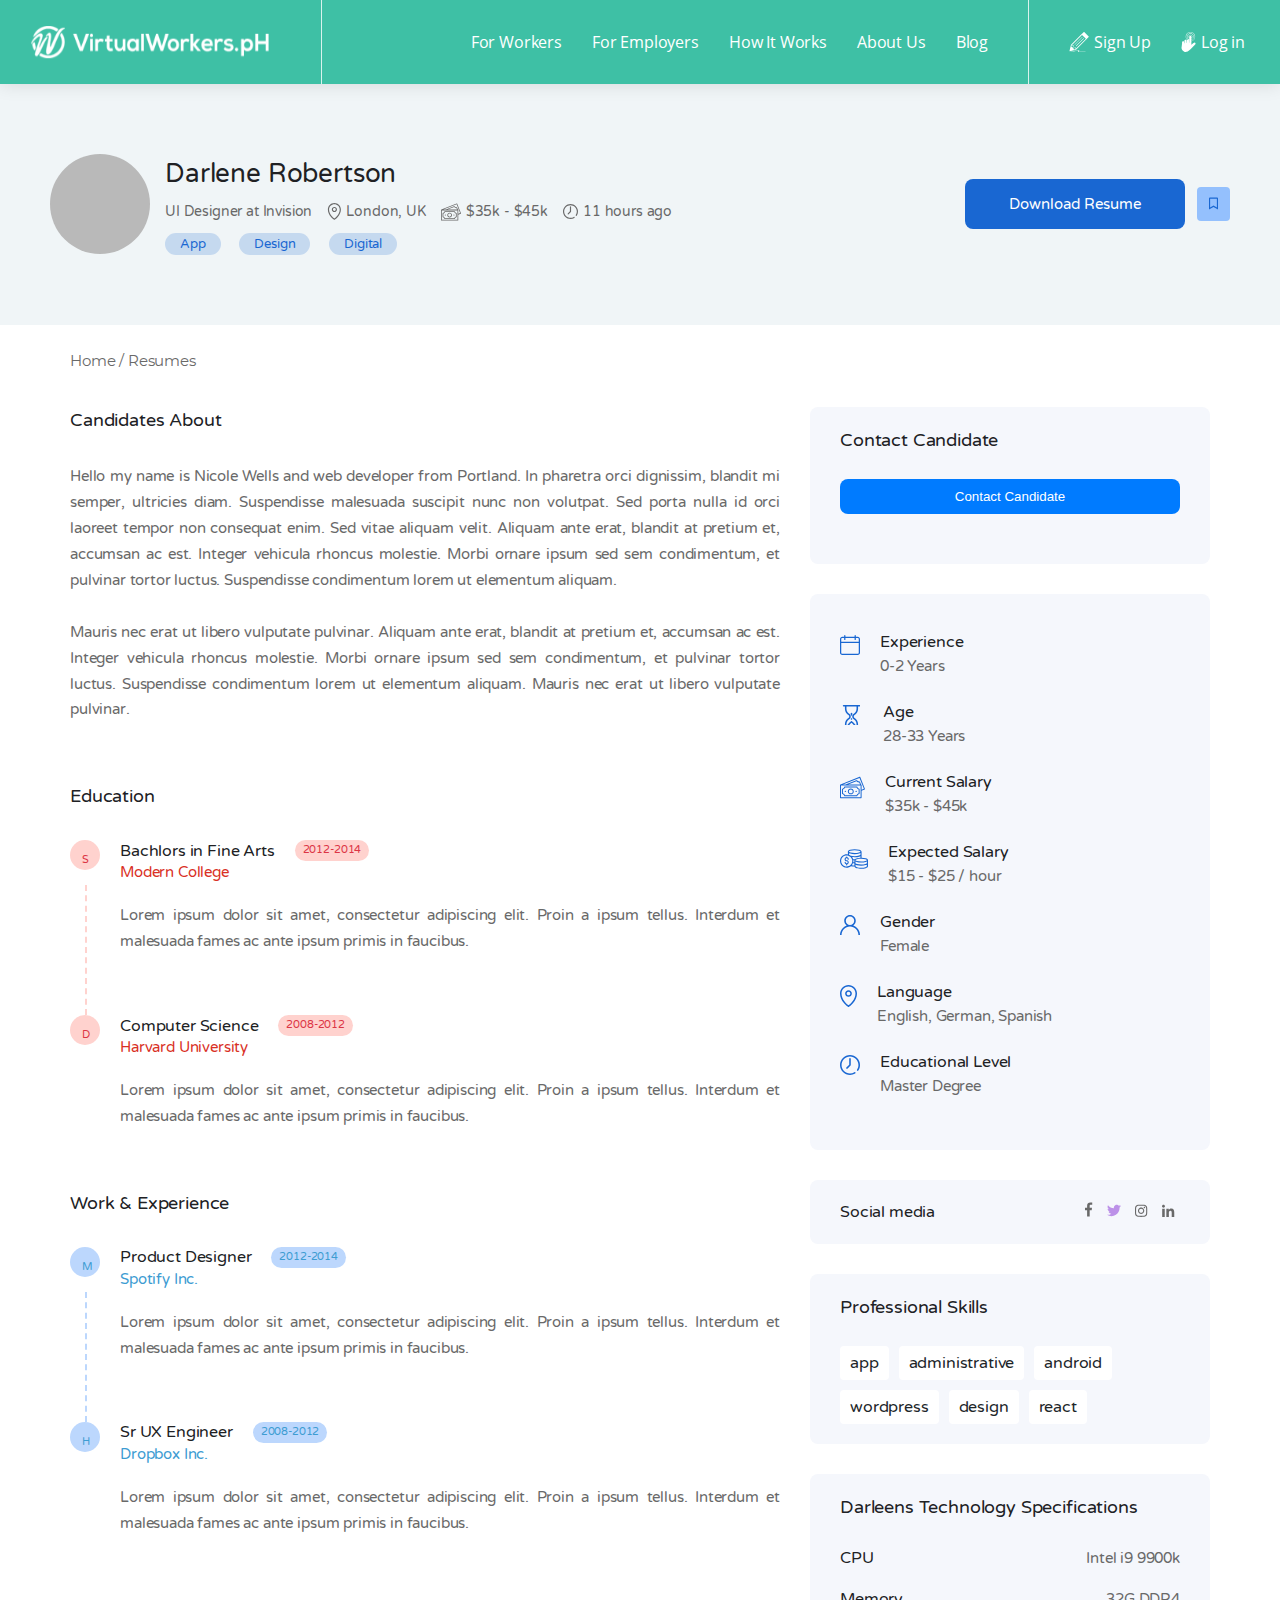
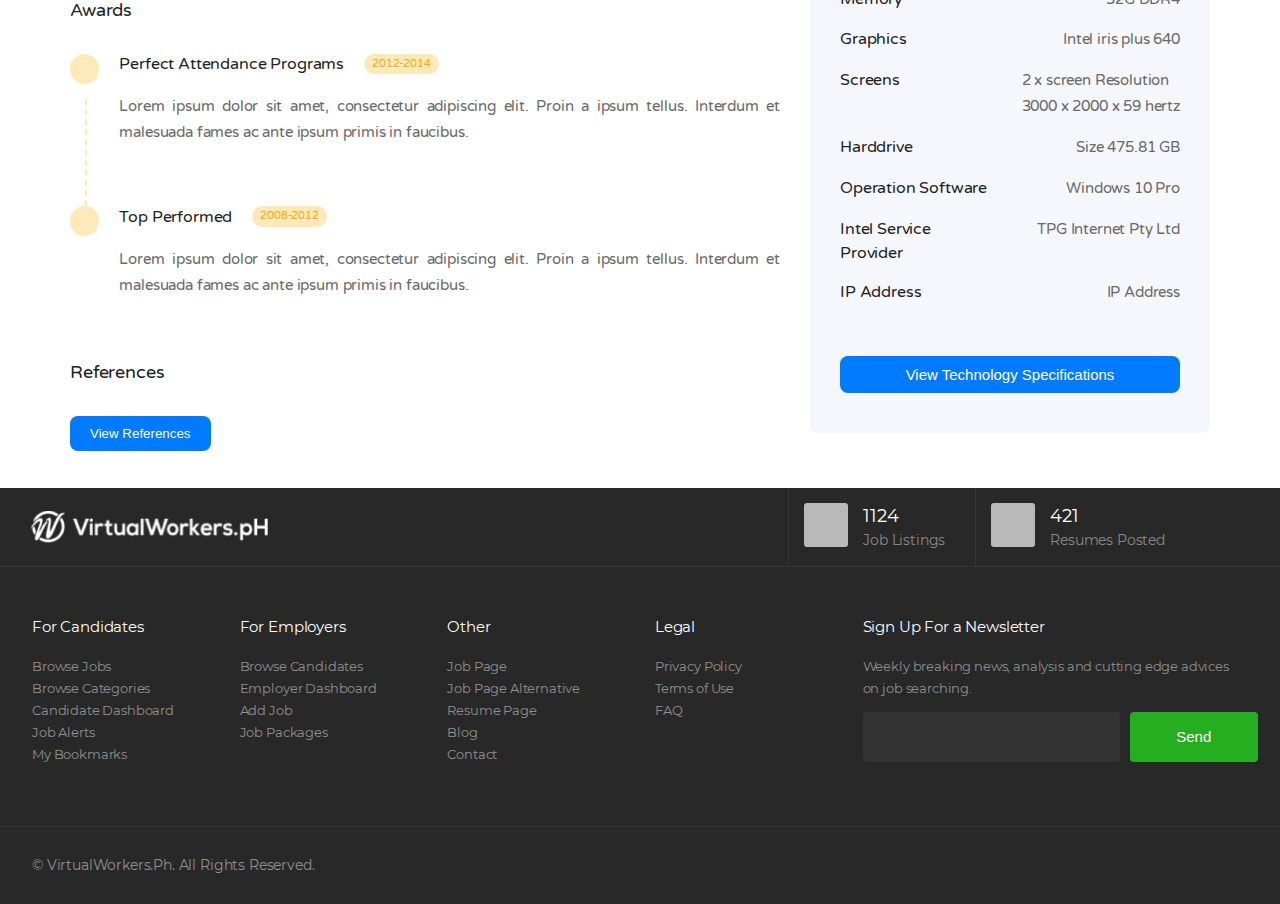
<file: worker-profile.html>
<!DOCTYPE html>
<html lang="en">
  <head>
    <meta charset="UTF-8"/>
    <meta http-equiv="X-UA-Compatible" content="IE=edge"/>
    <meta name="viewport" content="width=device-width, initial-scale=1.0"/>
    <title>Virtual Workers</title>
    <link rel="stylesheet" href="assets/css/bootstrap-grid.min.css"/>
    <link rel="stylesheet" href="assets/css/main.css"/>
  </head>
  <body>
    <nav class="navbar">
      <div class="container-fluid">
        <a href="#" class="navbar-brand">
          <svg width="239" height="33" viewbox="0 0 239 33" fill="none" xmlns="http://www.w3.org/2000/svg" xmlns:xlink="http://www.w3.org/1999/xlink">
            <rect x="0.99707" width="238" height="32.2046" fill="url(#pattern0)"/>
            <defs>
              <pattern id="pattern0" patterncontentunits="objectBoundingBox" width="1" height="1">
                <use xlink:href="#image0" transform="scale(0.00330033 0.0243902)"/>
              </pattern>
              <image id="image0" width="303" height="41" xlink:href="[data-uri]"/>
            </defs>
          </svg>
        </a>
        <div class="navbar-collapse">
          <ul class="navbar-nav ml-auto">
            <li class="nav-item">
              <a class="nav-link" href="#">For Workers</a>
            </li>
            <li class="nav-item">
              <a class="nav-link" href="#">For Employers</a>
            </li>
            <li class="nav-item">
              <a class="nav-link" href="#">How It Works</a>
            </li>
            <li class="nav-item">
              <a class="nav-link" href="#">About Us</a>
            </li>
            <li class="nav-item">
              <a class="nav-link" href="#">Blog</a>
            </li>
          </ul>
          <ul class="navbar-nav">
            <li class="nav-item">
              <a class="nav-link" href="#">
                <svg xmlns="http://www.w3.org/2000/svg" width="20" height="20" viewbox="0 0 20 20" fill="none">
                  <path d="M19.669 4.5559L15.2281 0.114855C15.0749 -0.0382849 14.8275 -0.0382849 14.6744 0.114855L14.3956 0.393632L12.452 2.33733L2.0389 12.7508C1.98785 12.8019 1.95251 12.8686 1.93287 12.9393L0.542876 18.7704C0.511464 18.9039 0.550733 19.0413 0.644969 19.1395C0.743131 19.2377 0.880632 19.2769 1.01413 19.2455L6.84493 17.8555C6.91561 17.8398 6.97842 17.8044 7.02947 17.7495L19.6611 5.11741C19.8221 4.95642 19.8221 4.70904 19.669 4.5559ZM4.93278 17.4942C4.5951 15.6605 3.048 14.9341 2.32159 14.6945L2.66718 13.2495L4.1631 13.3791L4.32022 15.1932C4.32414 15.2403 4.34373 15.2835 4.37515 15.3149C4.40656 15.3463 4.44977 15.366 4.49689 15.3699L6.31098 15.527L6.45228 17.129L4.93278 17.4942ZM6.82135 16.8463L6.68791 15.3346C6.68006 15.2403 6.60547 15.1657 6.50731 15.1579L4.69322 15.0008L4.53619 13.1867C4.52834 13.0924 4.45366 13.0178 4.35943 13.01L3.0048 12.8922L13.0017 2.89491L16.889 6.78231L6.82135 16.8463Z" fill="white"/>
                  <path d="M5.63553 12.7353L5.65912 12.7588C5.72981 12.8295 5.84375 12.8295 5.91443 12.7588L13.4347 5.23928C13.5053 5.1686 13.5053 5.05472 13.4347 4.98404L13.4111 4.96048C13.3404 4.8898 13.2265 4.8898 13.1559 4.96048L5.63553 12.48C5.56485 12.5507 5.56485 12.6646 5.63553 12.7353Z" fill="white"/>
                  <path d="M7.03494 14.1209L7.05852 14.1445C7.1292 14.2152 7.24303 14.2152 7.31371 14.1445L14.833 6.625C14.9037 6.55432 14.9037 6.44046 14.833 6.36978L14.8094 6.34622C14.7387 6.27554 14.6249 6.27554 14.5542 6.34622L7.03494 13.8657C6.96426 13.9364 6.96426 14.0503 7.03494 14.1209Z" fill="white"/>
                  <path d="M9.55657 19.5873L9.34452 19.607C9.40734 19.5049 9.48589 19.3989 9.55657 19.2968C9.80002 18.9669 10.0592 18.6371 10.3183 18.3112L10.3222 18.3072C10.3537 18.2641 10.3693 18.2091 10.3575 18.1541C10.3379 18.0481 10.2359 17.9813 10.1338 18.001L7.91909 18.4211C7.18088 18.5586 6.44271 18.6999 5.70843 18.857L3.5016 19.3164C2.76732 19.4813 2.03309 19.6345 1.30273 19.8112C2.0488 19.7169 2.79091 19.5991 3.53698 19.497L5.76336 19.1436C6.5055 19.0298 7.2477 18.9002 7.98591 18.7706L9.70181 18.4683C9.54867 18.6646 9.39556 18.8648 9.24635 19.0729C9.12462 19.2536 9.00284 19.4067 8.89682 19.6502C8.88897 19.6855 8.86156 19.7169 8.87334 19.8308C8.88904 19.9368 9.01068 20.0075 9.08136 19.9996C9.101 19.9996 9.12462 19.9957 9.14425 19.9918L9.15997 19.9879C9.12463 19.9957 9.15211 19.9918 9.14818 19.9918H9.15604L9.31307 19.9761L9.62329 19.9447C10.0395 19.9054 10.4557 19.8544 10.8719 19.8269C11.2842 19.7955 11.7005 19.768 12.1168 19.7248L14.6101 19.501C15.4426 19.4146 16.279 19.34 17.1115 19.2418C15.4308 19.2614 13.7659 19.3282 12.0814 19.4106C11.2332 19.4578 10.389 19.5127 9.55657 19.5873ZM9.05395 19.6345H9.05788H9.06181C9.06181 19.6345 9.05787 19.6345 9.05395 19.6345Z" fill="white"/></svg>Sign Up</a>
            </li>
            <li class="nav-item">
              <a class="nav-link" href="#">
                <svg width="15" height="20" viewbox="0 0 15 20" fill="none" xmlns="http://www.w3.org/2000/svg">
                  <path d="M14.0576 10.6326C13.2426 10.3494 11.4538 11.8861 10.5456 12.8185C10.4109 12.9566 10.3797 12.4835 10.4039 11.8861C10.4108 11.8343 10.3797 11.7825 10.3797 11.7307V11.6098C10.3797 11.1057 10.3797 10.5601 10.3797 10.2285V9.27544C12.4517 8.82307 14.1266 6.94105 14.1266 4.68953C14.1266 2.10304 12.0408 0 9.4508 0C6.86426 0 4.76808 2.10304 4.76808 4.68953C4.76808 5.96033 5.2481 7.11371 6.07344 7.95975C5.97675 8.1117 5.89041 8.29127 5.89041 8.48466V10.8121L5.54508 10.857V8.82998C5.54508 8.29127 5.17561 7.85616 4.63689 7.85616H4.51254C3.97382 7.85616 3.46971 8.29127 3.46971 8.82998V11.1264L3.12438 11.1713V10.2285C3.12438 9.68984 2.91022 9.23746 2.37496 9.23746H2.25068C1.71197 9.23746 1.05239 9.68984 1.05239 10.2285V10.2907V10.9814V11.4406L0.658668 14.7799C0.392763 15.6916 0.233907 17.8084 3.33153 19.7285C3.33153 19.7285 5.12381 20.6505 7.30976 19.0965C8.52187 18.2332 10.4488 16.365 11.9786 14.7799L12.9663 13.744C13.7053 12.9532 14.2337 12.3558 14.3407 12.19C14.6895 11.6686 14.617 10.826 14.0576 10.6326ZM9.63038 3.70879H9.5061C8.96739 3.70879 8.30773 4.16117 8.30773 4.69988V5.84291C7.9624 5.55283 7.83813 5.1419 7.83813 4.68607C7.83813 3.80549 8.5702 3.09067 9.4508 3.09067C10.3314 3.09067 11.0221 3.80549 11.0221 4.68607C11.0221 5.19715 10.725 5.64608 10.3797 5.93961V4.69988C10.3797 4.16117 10.1691 3.70879 9.63038 3.70879ZM10.3797 6.36089C11.0704 6.02247 11.3778 5.4009 11.3778 4.68607C11.3778 3.61556 10.5248 2.74534 9.4508 2.74534C8.37682 2.74534 7.48242 3.61556 7.48242 4.68607C7.48242 5.35255 7.95902 5.93961 8.30436 6.28839V7.45213C7.26836 7.01357 6.45334 5.9396 6.45334 4.68607C6.45334 3.04232 7.80701 1.70937 9.44734 1.70937C11.0911 1.70937 12.3999 3.04578 12.3999 4.68607C12.3999 5.9845 11.7577 7.08954 10.3763 7.49703V6.36089H10.3797ZM9.46808 0.341869C11.8647 0.341869 13.7813 2.28951 13.7813 4.68607C13.7813 6.74421 12.4517 8.47084 10.3797 8.91631V7.86307C11.761 7.44523 12.7591 6.17788 12.7591 4.68607C12.7591 2.85239 11.2845 1.36404 9.4508 1.36404C7.61709 1.36404 6.1011 2.85585 6.1011 4.68607C6.1011 6.13644 6.92303 7.36581 8.30436 7.82164V8.88868C8.30436 8.8576 8.30436 8.82307 7.95902 8.78509V8.48466C7.95902 7.94595 7.58948 7.51083 7.05076 7.51083H6.9264C6.70884 7.51083 6.50512 7.58681 6.34281 7.70767C5.58654 6.92378 5.11687 5.86018 5.11687 4.68953C5.12378 2.28952 7.07148 0.341869 9.46808 0.341869ZM7.9624 10.5393V9.14767C8.30773 9.18566 8.30773 9.21329 8.30773 9.24092V10.491L7.9624 10.5393Z" fill="white"/>
                </svg>
                Log in</a>
            </li>
          </ul>
        </div>
      </div>
    </nav>
    <div class="worker-profile">
      <div class="worker-banner">
        <div class="media">
          <img src="./assets/image/img.png" class="bg-grey" alt="Avatar">
          <div class="media-body">
            <h1>Darlene Robertson</h1>
            <ul>
              <li>UI Designer at Invision</li>
              <li>
                <svg width="14" height="17" viewbox="0 0 14 17" fill="none" xmlns="http://www.w3.org/2000/svg">
                  <path d="M7.38938 0C3.80537 0 0.889648 2.91611 0.889648 6.50051C0.889648 9.06172 1.96193 11.6525 3.99058 13.9927C5.50577 15.7407 7.00737 16.731 7.07061 16.7723C7.16742 16.8356 7.27843 16.8673 7.38945 16.8673C7.5004 16.8673 7.61142 16.8356 7.7083 16.7723C7.77146 16.731 9.27329 15.7407 10.7885 13.9928C12.8173 11.6525 13.8896 9.06172 13.8896 6.50051C13.8896 2.91611 10.9735 0 7.38938 0ZM7.38938 15.5691C6.19396 14.6783 2.055 11.25 2.055 6.50051C2.055 3.55868 4.44794 1.16535 7.38938 1.16535C10.331 1.16535 12.7242 3.55868 12.7242 6.50051C12.7242 11.25 8.58488 14.6783 7.38938 15.5691Z" fill="#696969"/>
                  <path d="M7.38936 3.91943C5.96685 3.91943 4.80957 5.07679 4.80957 6.49945C4.80957 7.92173 5.96685 9.07885 7.38936 9.07885C8.81187 9.07885 9.96906 7.92173 9.96906 6.49945C9.96906 5.07686 8.81179 3.91943 7.38936 3.91943ZM7.38936 7.91349C6.60942 7.91349 5.97493 7.27915 5.97493 6.49945C5.97493 5.71936 6.60942 5.08479 7.38936 5.08479C8.16921 5.08479 8.80371 5.71936 8.80371 6.49945C8.80371 7.27915 8.16921 7.91349 7.38936 7.91349Z" fill="#696969"/>
                </svg>
                London, UK</li>

              <li>
                <svg width="20" height="18" viewbox="0 0 20 18" fill="none" xmlns="http://www.w3.org/2000/svg">
                  <path d="M19.9719 10.1321C19.9719 10.132 19.9719 10.1319 19.9718 10.1318L16.1958 0.650402C16.1156 0.448946 15.8873 0.350599 15.6858 0.430739C15.6857 0.430788 15.6855 0.430837 15.6854 0.430935L0.366301 6.53084C0.303827 6.55783 0.249648 6.60092 0.209259 6.65569C0.0818582 6.72189 0.00137412 6.85293 0 6.99647V17.2042C0 17.421 0.175789 17.5968 0.392605 17.5968H16.882C17.0988 17.5968 17.2746 17.421 17.2746 17.2042V11.6292L19.7528 10.6422C19.9542 10.5619 20.0523 10.3335 19.9719 10.1321ZM16.4894 16.8116H0.785211V7.38908H16.4894V16.8116ZM6.55062 6.60583L13.1244 3.98637C13.7111 4.60305 14.524 4.95355 15.3752 4.95689L16.0309 6.60583H6.55062ZM17.2746 10.7859V6.99647C17.2746 6.77966 17.0988 6.60387 16.882 6.60387H16.8757L16.0438 4.51442C16.0346 4.497 16.0238 4.48041 16.0116 4.46495C15.9695 4.27587 15.7944 4.14685 15.6013 4.16265C14.8094 4.23484 14.0346 3.90122 13.5429 3.27615C13.4206 3.12514 13.2055 3.0876 13.0392 3.1882C13.0206 3.19041 13.0021 3.19385 12.9838 3.19841L4.95821 6.39422C4.86109 6.4323 4.7834 6.50783 4.74267 6.60387H2.30538L15.6116 1.30566L19.0975 10.0588L17.2746 10.7859Z" fill="#696969"/>
                  <path d="M1.85063 14.1611C2.61288 14.3864 3.20934 14.9822 3.43558 15.7441C3.4852 15.9104 3.63816 16.0244 3.8117 16.0244C3.83206 16.0232 3.85228 16.0201 3.87216 16.0154C3.88978 16.0204 3.90779 16.0241 3.92594 16.0264H13.3485C13.3647 16.0243 13.3807 16.021 13.3964 16.0166C13.5925 16.0643 13.7902 15.944 13.838 15.7479C13.8381 15.7471 13.8383 15.7464 13.8384 15.7457C14.0641 14.983 14.6607 14.3864 15.4234 14.1607C15.6084 14.1042 15.7233 13.9199 15.6927 13.7289C15.698 13.7098 15.7017 13.6904 15.7041 13.6708V10.5299C15.7018 10.5103 15.6979 10.4908 15.6923 10.4718C15.7231 10.2808 15.6081 10.0964 15.423 10.04C14.6603 9.81437 14.0638 9.21756 13.8388 8.45464C13.782 8.26839 13.5959 8.15316 13.4038 8.18531C13.3857 8.18025 13.3672 8.17657 13.3485 8.17432H3.92594C3.90617 8.17667 3.88659 8.1806 3.86745 8.18609C3.67649 8.15567 3.49226 8.27055 3.43558 8.45542C3.20978 9.21801 2.61327 9.81437 1.85063 10.04C1.66567 10.0965 1.55073 10.2808 1.58131 10.4718C1.5762 10.4909 1.57252 10.5103 1.57031 10.5299V13.6708C1.57257 13.6892 1.57625 13.7075 1.58131 13.7254C1.54911 13.9176 1.66429 14.104 1.85063 14.1611ZM2.35552 10.6893C3.14387 10.3727 3.76871 9.74788 4.08534 8.95953H13.1887C13.5055 9.74788 14.1304 10.3727 14.9189 10.6893V13.5114C14.1308 13.8284 13.5061 14.4531 13.1891 15.2412H4.08534C3.76836 14.4531 3.14363 13.8284 2.35552 13.5114V10.6893Z" fill="#696969"/>
                  <path d="M8.63688 14.4559C9.93788 14.4559 10.9925 13.4012 10.9925 12.1003C10.9925 10.7993 9.93788 9.74463 8.63688 9.74463C7.33589 9.74463 6.28125 10.7993 6.28125 12.1003C6.28253 13.4007 7.33643 14.4546 8.63688 14.4559ZM8.63688 10.5298C9.5042 10.5298 10.2073 11.2329 10.2073 12.1003C10.2073 12.9676 9.5042 13.6707 8.63688 13.6707C7.76957 13.6707 7.06646 12.9676 7.06646 12.1003C7.06646 11.2329 7.76957 10.5298 8.63688 10.5298Z" fill="#696969"/>
                  <path d="M4.3184 12.689C4.64362 12.689 4.90731 12.4254 4.90731 12.1001C4.90731 11.7749 4.64362 11.5112 4.3184 11.5112C3.99318 11.5112 3.72949 11.7749 3.72949 12.1001C3.72949 12.4254 3.99318 12.689 4.3184 12.689ZM4.3184 11.9038C4.42681 11.9038 4.5147 11.9917 4.5147 12.1001C4.5147 12.2085 4.42681 12.2964 4.3184 12.2964C4.20999 12.2964 4.1221 12.2085 4.1221 12.1001C4.1221 11.9917 4.20999 11.9038 4.3184 11.9038Z" fill="#696969"/>
                  <path d="M12.9561 12.689C13.2813 12.689 13.545 12.4254 13.545 12.1001C13.545 11.7749 13.2813 11.5112 12.9561 11.5112C12.6309 11.5112 12.3672 11.7749 12.3672 12.1001C12.3672 12.4254 12.6309 12.689 12.9561 12.689ZM12.9561 11.9038C13.0645 11.9038 13.1524 11.9917 13.1524 12.1001C13.1524 12.2085 13.0645 12.2964 12.9561 12.2964C12.8477 12.2964 12.7598 12.2085 12.7598 12.1001C12.7598 11.9917 12.8477 11.9038 12.9561 11.9038Z" fill="#696969"/>
                </svg>
                $35k - $45k</li>
              <li>
                <svg width="15" height="15" viewbox="0 0 15 15" fill="none" xmlns="http://www.w3.org/2000/svg">
                  <path d="M12.8033 2.19668C11.3867 0.780147 9.50332 0 7.5 0C5.49668 0 3.61327 0.780147 2.19668 2.19668C0.780147 3.61327 0 5.49668 0 7.5C0 9.50332 0.780147 11.3867 2.19668 12.8033C3.61327 14.2199 5.49668 15 7.5 15C8.87147 15 10.2134 14.6263 11.3807 13.9192C11.6575 13.7515 11.746 13.3912 11.5783 13.1144C11.4107 12.8376 11.0503 12.7492 10.7736 12.9168C9.78935 13.513 8.65737 13.8281 7.5 13.8281C4.01065 13.8281 1.17188 10.9893 1.17188 7.5C1.17188 4.01065 4.01065 1.17188 7.5 1.17188C10.9893 1.17188 13.8281 4.01065 13.8281 7.5C13.8281 8.74772 13.4571 9.96223 12.7551 11.0123C12.5752 11.2813 12.6475 11.6452 12.9165 11.825C13.1856 12.0049 13.5494 11.9326 13.7293 11.6636C14.5606 10.4201 15 8.9804 15 7.5C15 5.49668 14.2199 3.61327 12.8033 2.19668Z" fill="#696969"/>
                  <path d="M7.49999 2.22656C7.17637 2.22656 6.91405 2.48889 6.91405 2.8125V7.25731L4.76548 9.40588C4.53664 9.63469 4.53664 10.0057 4.76548 10.2345C4.87988 10.3489 5.02982 10.4061 5.1798 10.4061C5.32977 10.4061 5.47971 10.3489 5.59411 10.2345L7.9143 7.91432C8.0242 7.80445 8.08592 7.65539 8.08592 7.5V2.8125C8.08592 2.48889 7.8236 2.22656 7.49999 2.22656Z" fill="#696969"/>
                </svg>
                11 hours ago</li>
            </ul>
            <span class="badge badge-info">App</span>
            <span class="badge badge-info">Design</span>
            <span class="badge badge-info">Digital</span>
          </div>
        </div>
        <div class="media-action">
          <button type="button">Download Resume</button>
          <div class="bookmark">
            <svg width="9" height="14" viewbox="0 0 9 14" fill="none" xmlns="http://www.w3.org/2000/svg">
              <path d="M7.875 1.5H1.125C0.8125 1.5 0.546875 1.60938 0.328125 1.82812C0.109375 2.04687 0 2.3125 0 2.625V13.5L4.5 10.875L9 13.5V2.625C9 2.3125 8.89062 2.04687 8.67188 1.82812C8.45312 1.60938 8.1875 1.5 7.875 1.5ZM7.875 11.5312L4.5 9.5625L1.125 11.5312V2.76562C1.125 2.73438 1.14062 2.70312 1.17188 2.67188C1.20312 2.64063 1.23438 2.625 1.26562 2.625H7.73438C7.76562 2.625 7.79688 2.64063 7.82812 2.67188C7.85938 2.70312 7.875 2.73438 7.875 2.76562V11.5312Z" fill="#696969"/>
            </svg>
          </div>
        </div>
      </div>

      <div class="resumes container">
        <h3>Home / Resumes</h3>
        <div class="d-flex flex-row">
          <div class="content">
            <h2>Candidates About</h2>
            <p>Hello my name is Nicole Wells and web developer from Portland. In pharetra orci dignissim, blandit mi semper, ultricies diam. Suspendisse malesuada suscipit nunc non volutpat. Sed porta nulla id orci laoreet tempor non consequat enim. Sed vitae aliquam velit. Aliquam ante erat, blandit at pretium et, accumsan ac est. Integer vehicula rhoncus molestie. Morbi ornare ipsum sed sem condimentum, et pulvinar tortor luctus. Suspendisse condimentum lorem ut elementum aliquam.<br/><br/>
              Mauris nec erat ut libero vulputate pulvinar. Aliquam ante erat, blandit at pretium et, accumsan ac est. Integer vehicula rhoncus molestie. Morbi ornare ipsum sed sem condimentum, et pulvinar tortor luctus. Suspendisse condimentum lorem ut elementum aliquam. Mauris nec erat ut libero vulputate pulvinar.</p>
            <h2>Education</h2>
            <div class="edu-history">
              <div class="edu-item d-flex">
                <span class="bg-pink color-red">S</span>
                <div class="edu-content">
                  <div class="d-flex align-items-center"><h3>Bachlors in Fine Arts</h3><span class="badge bg-pink color-red">2012-2014</span></div>
                  <h4>Modern College</h4>
                  <p>Lorem ipsum dolor sit amet, consectetur adipiscing elit. Proin a ipsum tellus. Interdum et malesuada fames ac ante ipsum primis in faucibus.</p>
                </div>
              </div>
              <div class="edu-item d-flex">
                <span class="bg-pink color-red">D</span>
                <div class="edu-content">
                  <div class="d-flex align-items-center"><h3>Computer Science</h3><span class="badge bg-pink color-red">2008-2012</span></div>
                  <h4>Harvard University</h4>
                  <p>Lorem ipsum dolor sit amet, consectetur adipiscing elit. Proin a ipsum tellus. Interdum et malesuada fames ac ante ipsum primis in faucibus.</p>
                </div>
              </div>
            </div>

            <h2>Work & Experience</h2>
            <div class="edu-history">
              <div class="edu-item d-flex blue">
                <span class="bg-info color-blue">M</span>
                <div class="edu-content">
                  <div class="d-flex align-items-center"><h3>Product Designer</h3><span class="badge bg-info color-blue">2012-2014</span></div>
                  <h4 class="color-blue">Spotify Inc.</h4>
                  <p>Lorem ipsum dolor sit amet, consectetur adipiscing elit. Proin a ipsum tellus. Interdum et malesuada fames ac ante ipsum primis in faucibus.</p>
                </div>
              </div>
              <div class="edu-item d-flex">
                <span class="bg-info color-blue">H</span>
                <div class="edu-content">
                  <div class="d-flex align-items-center"><h3>Sr UX Engineer</h3><span class="badge bg-info color-blue">2008-2012</span></div>
                  <h4 class="color-blue">Dropbox Inc.</h4>
                  <p>Lorem ipsum dolor sit amet, consectetur adipiscing elit. Proin a ipsum tellus. Interdum et malesuada fames ac ante ipsum primis in faucibus.</p>
                </div>
              </div>
            </div>

            <h2>Awards</h2>
            <div class="edu-history">
              <div class="edu-item d-flex yellow">
                <span class="bg-yellow color-yellow"></span>
                <div class="edu-content">
                  <div class="d-flex align-items-center"><h3>Perfect Attendance Programs</h3><span class="badge bg-yellow color-yellow">2012-2014</span></div>
                  <p>Lorem ipsum dolor sit amet, consectetur adipiscing elit. Proin a ipsum tellus. Interdum et malesuada fames ac ante ipsum primis in faucibus.</p>
                </div>
              </div>
              <div class="edu-item d-flex">
                <span class="bg-yellow color-yellow"></span>
                <div class="edu-content">
                  <div class="d-flex align-items-center"><h3>Top Performed</h3><span class="badge bg-yellow color-yellow">2008-2012</span></div>
                  <p>Lorem ipsum dolor sit amet, consectetur adipiscing elit. Proin a ipsum tellus. Interdum et malesuada fames ac ante ipsum primis in faucibus.</p>
                </div>
              </div>
            </div>
            <h2>References</h2>
            <div><button type="button" class="bg-blue color-white">View References</button></div>
          </div>
          <div>
            <div class="lightbox p-b-50">
              <h1>Contact Candidate</h1>
              <button type="button" class="w-100 bg-blue color-white">Contact Candidate</button>
            </div>
            <div class="lightbox">
              <div class="overview">
                <ul>
                  <li>
                    <svg width="20" height="20" viewbox="0 0 20 20" fill="none" xmlns="http://www.w3.org/2000/svg">
                      <g clip-path="url(#clip0)">
                        <path d="M17.7083 19.9998H2.29172C1.02753 19.9998 0 18.9723 0 17.7081V3.95807C0 2.69388 1.02753 1.6665 2.29172 1.6665H17.7083C18.9725 1.6665 20 2.69388 20 3.95807V17.7081C20 18.9723 18.9725 19.9998 17.7083 19.9998ZM2.29172 2.9165C1.71753 2.9165 1.25 3.38388 1.25 3.95807V17.7081C1.25 18.2823 1.71753 18.7498 2.29172 18.7498H17.7083C18.2825 18.7498 18.75 18.2823 18.75 17.7081V3.95807C18.75 3.38388 18.2825 2.9165 17.7083 2.9165H2.29172Z" fill="#1967D2"/>
                        <path d="M19.375 7.9165H0.625C0.279999 7.9165 0 7.63651 0 7.2915C0 6.9465 0.279999 6.6665 0.625 6.6665H19.375C19.72 6.6665 20 6.9465 20 7.2915C20 7.63651 19.72 7.9165 19.375 7.9165Z" fill="#1967D2"/>
                        <path d="M4.79199 5C4.44699 5 4.16699 4.72 4.16699 4.375V0.625C4.16699 0.279999 4.44699 0 4.79199 0C5.13699 0 5.41699 0.279999 5.41699 0.625V4.375C5.41699 4.72 5.13699 5 4.79199 5Z" fill="#1967D2"/>
                        <path d="M15.208 5C14.863 5 14.583 4.72 14.583 4.375V0.625C14.583 0.279999 14.863 0 15.208 0C15.553 0 15.833 0.279999 15.833 0.625V4.375C15.833 4.72 15.553 5 15.208 5Z" fill="#1967D2"/>
                      </g>
                      <defs>
                        <clipPath id="clip0">
                          <rect width="20" height="20" fill="white"/>
                        </clipPath>
                      </defs>
                    </svg>
                    <div>
                      <h3>Experience</h3>
                      <p>0-2 Years</p>
                    </div>
                  </li>
                  <li>
                    <svg width="23" height="23" viewbox="0 0 23 23" fill="none" xmlns="http://www.w3.org/2000/svg">
                      <g clip-path="url(#clip0)">
                        <path d="M19.4389 21.4523H18.0695L18.0693 19.0085C18.0693 16.5583 16.7251 14.3058 14.2843 12.666C13.9755 12.4583 13.7836 12.0116 13.7836 11.5001C13.7836 10.9886 13.9755 10.5419 14.2841 10.3344C16.7251 8.69431 18.0693 6.44186 18.0695 3.99162V1.54766H19.4389C19.8662 1.54766 20.2127 1.20111 20.2127 0.773791C20.2127 0.346471 19.8661 0 19.4389 0H3.56188C3.13456 0 2.78809 0.346549 2.78809 0.773791C2.78809 1.20119 3.13464 1.54766 3.56188 1.54766H4.93127V3.99155C4.93127 6.44194 6.27542 8.69439 8.71621 10.3342C9.02512 10.5418 9.21702 10.9884 9.21702 11.5C9.21702 12.0116 9.02512 12.4582 8.71628 12.6657C6.27542 14.3057 4.93127 16.5581 4.93127 19.0084V21.4523H3.56188C3.13456 21.4523 2.78809 21.7988 2.78809 22.2261C2.78809 22.6535 3.13464 22.9999 3.56188 22.9999H19.4389C19.8662 22.9999 20.2127 22.6535 20.2127 22.2261C20.2127 21.7988 19.8661 21.4523 19.4389 21.4523ZM6.47885 19.0084C6.47885 16.4199 8.42147 14.7283 9.57944 13.9504C10.3216 13.4516 10.7646 12.5356 10.7646 11.5C10.7646 10.4644 10.3216 9.54848 9.57937 9.04961C8.42147 8.27164 6.47885 6.58001 6.47885 3.99155V1.54766H16.5219L16.5217 3.99155C16.5217 6.57994 14.579 8.27164 13.4209 9.04976C12.6789 9.54856 12.236 10.4645 12.236 11.5C12.236 12.5355 12.6789 13.4514 13.4211 13.9504C14.579 14.7284 16.5217 16.4201 16.5219 19.0084V21.4523H16.2654C15.6292 19.061 12.3827 16.4619 11.9769 16.1447C11.6969 15.9257 11.3037 15.9258 11.0237 16.1447C10.618 16.4618 7.37136 19.061 6.73518 21.4523H6.47878V19.0084H6.47885ZM14.6393 21.4523H8.36137C8.87124 20.2604 10.3271 18.7517 11.5004 17.7538C12.6738 18.7517 14.1295 20.2604 14.6393 21.4523Z" fill="#1967D2"/>
                        <path d="M11.4994 14.7922C11.7029 14.7922 11.9025 14.7094 12.0464 14.5655C12.1911 14.4216 12.2732 14.2219 12.2732 14.0184C12.2732 13.815 12.1911 13.6153 12.0464 13.4713C11.9025 13.3275 11.7029 13.2446 11.4994 13.2446C11.2959 13.2446 11.0962 13.3274 10.9523 13.4713C10.8084 13.6153 10.7256 13.815 10.7256 14.0184C10.7256 14.2219 10.8083 14.4216 10.9523 14.5655C11.0962 14.7094 11.2959 14.7922 11.4994 14.7922Z" fill="#1967D2"/>
                        <path d="M11.5004 10.6885C11.9277 10.6885 12.2741 10.342 12.2741 9.91473V8.54682C12.2741 8.1195 11.9277 7.77295 11.5004 7.77295C11.073 7.77295 10.7266 8.1195 10.7266 8.54682V9.91473C10.7266 10.342 11.073 10.6885 11.5004 10.6885Z" fill="#1967D2"/>
                      </g>
                      <defs>
                        <clipPath id="clip0">
                          <rect width="23" height="23" fill="white"/>
                        </clipPath>
                      </defs>
                    </svg>

                    <div>
                      <h3>Age</h3>
                      <p>28-33 Years</p>
                    </div>
                  </li>
                  
                  <li>
                    <svg width="25" height="25" viewbox="0 0 25 25" fill="none" xmlns="http://www.w3.org/2000/svg">
                      <path d="M24.9649 13.9154C24.9649 13.9153 24.9649 13.9153 24.9648 13.9151L20.2447 2.06337C20.1445 1.81155 19.8591 1.68861 19.6073 1.78879C19.6071 1.78885 19.6069 1.78891 19.6067 1.78904L0.457876 9.41392C0.379784 9.44766 0.31206 9.50152 0.261573 9.56998C0.102323 9.65274 0.00171765 9.81652 0 9.99596V22.7556C0 23.0266 0.219736 23.2464 0.490757 23.2464H21.1025C21.3736 23.2464 21.5933 23.0266 21.5933 22.7556V15.7869L24.6909 14.5531C24.9427 14.4527 25.0653 14.1672 24.9649 13.9154ZM20.6118 22.2649H0.981513V10.4867H20.6118V22.2649ZM8.18827 9.50765L16.4055 6.23333C17.1389 7.00418 18.1551 7.44231 19.219 7.44648L20.0386 9.50765H8.18827ZM21.5933 14.7327V9.99596C21.5933 9.72494 21.3736 9.5052 21.1025 9.5052H21.0947L20.0548 6.89339C20.0432 6.87162 20.0298 6.85088 20.0145 6.83156C19.9619 6.5952 19.743 6.43392 19.5017 6.45368C18.5117 6.54391 17.5433 6.12689 16.9286 5.34555C16.7757 5.15679 16.5069 5.10986 16.299 5.23562C16.2757 5.23838 16.2526 5.24267 16.2298 5.24838L6.19777 9.24314C6.07636 9.29074 5.97926 9.38515 5.92834 9.5052H2.88172L19.5144 2.88244L23.8719 13.8239L21.5933 14.7327Z" fill="#1967D2"/>
                      <path d="M2.31329 18.9518C3.26609 19.2334 4.01168 19.9781 4.29448 20.9305C4.35649 21.1384 4.54771 21.2809 4.76462 21.2809C4.79008 21.2793 4.81535 21.2755 4.8402 21.2696C4.86222 21.2759 4.88473 21.2805 4.90743 21.2834H16.6856C16.7058 21.2807 16.7258 21.2766 16.7455 21.2711C16.9907 21.3307 17.2378 21.1804 17.2974 20.9352C17.2976 20.9343 17.2979 20.9334 17.2981 20.9325C17.5801 19.9791 18.3258 19.2334 19.2792 18.9513C19.5104 18.8806 19.6541 18.6502 19.6159 18.4115C19.6225 18.3877 19.6272 18.3634 19.6301 18.3388V14.4128C19.6272 14.3882 19.6223 14.3639 19.6154 14.3402C19.6539 14.1013 19.5101 13.8708 19.2787 13.8003C18.3253 13.5183 17.5798 12.7723 17.2985 11.8187C17.2275 11.5859 16.9948 11.4418 16.7548 11.482C16.7321 11.4757 16.709 11.4711 16.6856 11.4683H4.90743C4.88271 11.4712 4.85823 11.4761 4.83431 11.483C4.59562 11.445 4.36533 11.5886 4.29448 11.8196C4.01223 12.7729 3.26659 13.5183 2.31329 13.8003C2.08208 13.871 1.93841 14.1014 1.97663 14.3402C1.97025 14.364 1.96565 14.3883 1.96289 14.4128V18.3388C1.96571 18.3619 1.97031 18.3847 1.97663 18.4071C1.93639 18.6473 2.08037 18.8803 2.31329 18.9518ZM2.9444 14.612C3.92984 14.2162 4.71088 13.4352 5.10668 12.4498H16.4859C16.8818 13.4352 17.6631 14.2162 18.6486 14.612V18.1396C17.6635 18.5358 16.8826 19.3167 16.4863 20.3019H5.10668C4.71045 19.3167 3.92954 18.5358 2.9444 18.1396V14.612Z" fill="#1967D2"/>
                      <path d="M10.7961 19.3202C12.4223 19.3202 13.7406 18.0019 13.7406 16.3757C13.7406 14.7494 12.4223 13.4312 10.7961 13.4312C9.16986 13.4312 7.85156 14.7494 7.85156 16.3757C7.85316 18.0012 9.17053 19.3186 10.7961 19.3202ZM10.7961 14.4127C11.8802 14.4127 12.7591 15.2915 12.7591 16.3757C12.7591 17.4598 11.8802 18.3387 10.7961 18.3387C9.71196 18.3387 8.83308 17.4598 8.83308 16.3757C8.83308 15.2915 9.71196 14.4127 10.7961 14.4127Z" fill="#1967D2"/>
                      <path d="M5.39824 17.1119C5.80477 17.1119 6.13438 16.7823 6.13438 16.3758C6.13438 15.9693 5.80477 15.6396 5.39824 15.6396C4.99171 15.6396 4.66211 15.9693 4.66211 16.3758C4.66211 16.7824 4.99171 17.1119 5.39824 17.1119ZM5.39824 16.1304C5.53375 16.1304 5.64362 16.2403 5.64362 16.3758C5.64362 16.5113 5.53375 16.6212 5.39824 16.6212C5.26273 16.6212 5.15287 16.5113 5.15287 16.3758C5.15287 16.2403 5.26273 16.1304 5.39824 16.1304Z" fill="#1967D2"/>
                      <path d="M16.1951 17.1119C16.6016 17.1119 16.9313 16.7823 16.9313 16.3758C16.9313 15.9693 16.6016 15.6396 16.1951 15.6396C15.7886 15.6396 15.459 15.9693 15.459 16.3758C15.459 16.7824 15.7886 17.1119 16.1951 17.1119ZM16.1951 16.1304C16.3306 16.1304 16.4405 16.2403 16.4405 16.3758C16.4405 16.5113 16.3306 16.6212 16.1951 16.6212C16.0596 16.6212 15.9497 16.5113 15.9497 16.3758C15.9497 16.2403 16.0596 16.1304 16.1951 16.1304Z" fill="#1967D2"/>
                    </svg>
                    <div>
                      <h3>Current Salary</h3>
                      <p>$35k - $45k</p>
                    </div>
                  </li>
                  <li>
                    <svg width="28" height="28" viewbox="0 0 28 28" fill="none" xmlns="http://www.w3.org/2000/svg">
                      <path d="M27.9944 15.0685C27.9609 14.293 27.2022 13.6738 25.735 13.2275C24.5969 12.8872 23.152 12.6807 21.59 12.6473V6.69469C21.5844 6.59427 21.5565 6.49943 21.5063 6.41575C21.3501 5.74071 20.5969 5.19399 19.2636 4.79232C18.0084 4.41296 16.3682 4.20654 14.6444 4.20654C12.9261 4.20654 11.3027 4.41296 10.0697 4.79232C9.05997 5.10473 7.84937 5.68493 7.84937 6.68353C7.84937 6.7449 7.85495 6.80626 7.86611 6.86763L7.92748 9.41156C4.30126 8.71979 0.803347 11.1019 0.117155 14.7226C0.0390516 15.1354 0 15.5482 0 15.9667C0 19.6487 2.99582 22.6445 6.67782 22.6445C8.21199 22.6445 9.69596 22.1201 10.8842 21.1494C11.9275 21.3948 13.1548 21.5287 14.4547 21.5399C14.7392 23.0852 18.0865 23.7937 21.205 23.7937C22.9233 23.7937 24.5467 23.5817 25.7796 23.1968C26.7894 22.8844 28 22.2986 28 21.3V15.1745C28 15.141 28 15.1019 27.9944 15.0685ZM20.424 9.77976C20.424 9.85229 20.1562 10.2372 18.9456 10.6054C17.8131 10.9457 16.2455 11.1466 14.6499 11.1466C13.272 11.1466 11.9219 11.0015 10.8508 10.7282C10.834 10.7226 10.8229 10.7226 10.8061 10.717C10.2762 10.2986 9.69038 9.96386 9.05997 9.72955L9.02092 8.15633C9.40586 8.35159 9.80753 8.5078 10.2259 8.61937C11.4365 8.97084 13.0042 9.16052 14.6499 9.16052C16.3682 9.16052 18.0139 8.9541 19.2692 8.57474C19.6876 8.45201 20.0948 8.29022 20.4798 8.08939V9.55103C20.4184 9.62914 20.424 9.70166 20.424 9.77976ZM10.4045 5.86903C11.5314 5.52314 13.0377 5.32788 14.6444 5.32788C16.2399 5.32788 17.8075 5.52314 18.94 5.86903C20.1506 6.23723 20.4184 6.61658 20.4184 6.68911C20.4184 6.76721 20.145 7.15215 18.9344 7.51477C17.802 7.85508 16.2399 8.05034 14.6444 8.05034C13.1046 8.05034 11.643 7.87181 10.5328 7.54824C9.33333 7.20236 8.99861 6.823 8.97071 6.70027C8.97071 6.68911 8.96513 6.68911 8.96513 6.68911C8.97071 6.58311 9.22734 6.22607 10.4045 5.86903ZM10.4212 20.0838C8.15063 22.148 4.6304 21.9862 2.56625 19.7156C0.502092 17.445 0.663877 13.9248 2.93445 11.8607C3.95537 10.929 5.29428 10.4157 6.67782 10.4157C7.2357 10.4157 7.78801 10.4994 8.32357 10.6612C10.2594 11.2637 11.7155 12.8704 12.1283 14.8509C12.2008 15.2191 12.2399 15.5985 12.2399 15.9722C12.2455 17.5399 11.5816 19.0294 10.4212 20.0838ZM11.8382 20.2065C12.2901 19.6542 12.6527 19.035 12.9093 18.3711C13.3835 18.4102 13.8745 18.4381 14.3877 18.4436V18.5441L14.4212 20.4353C13.5565 20.4241 12.6918 20.346 11.8382 20.2065ZM13.3278 15.3084C13.6513 15.3307 13.9916 15.3418 14.3375 15.3474L14.371 17.3223C13.9805 17.3167 13.5955 17.3 13.2273 17.2721C13.311 16.8425 13.3556 16.4018 13.3556 15.9667C13.3556 15.7491 13.3445 15.5315 13.3278 15.3084ZM14.7001 14.2372C14.6834 14.2372 14.6611 14.2372 14.6444 14.2372C14.1088 14.2372 13.59 14.2149 13.1102 14.1814C12.8982 13.4339 12.5635 12.731 12.1116 12.1061C12.9484 12.2121 13.7908 12.2679 14.6388 12.2679C16.3626 12.2679 18.0084 12.0615 19.2636 11.6821C19.682 11.5594 20.0837 11.3976 20.4686 11.2024V12.664C18.0753 12.731 15.6151 13.233 14.7001 14.2372ZM15.4365 15.1243C15.4365 15.1187 15.4365 15.1131 15.4421 15.1019C15.4923 14.9513 15.8884 14.5831 17.0432 14.2595C18.1255 13.9527 19.537 13.7853 21.0209 13.7853H21.1158C22.7113 13.7853 24.2734 13.9694 25.4114 14.3153C26.5997 14.6724 26.8787 15.0406 26.8842 15.1243V15.1298C26.8787 15.2135 26.5997 15.5985 25.3612 15.9667C24.2176 16.307 22.7113 16.4911 21.1213 16.4911C19.5816 16.4911 18.1199 16.3125 17.0098 15.9945C15.8103 15.6487 15.4812 15.2637 15.4477 15.1466C15.4365 15.1243 15.4365 15.1243 15.4365 15.1243ZM25.4561 22.1368C24.3291 22.4883 22.8173 22.6835 21.2106 22.6835C19.5983 22.6835 18.0921 22.4939 16.9763 22.1535C15.7992 21.7909 15.5537 21.4171 15.5537 21.3335C15.5537 21.3279 15.5537 21.3279 15.5537 21.3223L15.5258 19.7045C15.9721 19.922 16.4351 20.0894 16.9149 20.2121C18.0865 20.519 19.576 20.6919 21.1046 20.6919C22.8285 20.6919 24.463 20.4855 25.7127 20.1061C26.1199 19.9834 26.5105 19.8216 26.8842 19.6319V21.3056H26.8898C26.8898 21.3837 26.6332 21.7686 25.4561 22.1368ZM26.8954 18.0308H26.8898C26.8898 18.0866 26.8563 18.1535 26.8563 18.2149C26.8563 18.293 26.5941 18.6724 25.3891 19.0406C24.2455 19.3865 22.7225 19.5761 21.1102 19.5761C18.0195 19.5761 15.9386 18.8788 15.5035 18.3376L15.4979 17.869L15.4756 16.5859C15.8661 16.7812 16.2734 16.9374 16.6918 17.0545C17.9024 17.406 19.47 17.5957 21.1158 17.5957C22.8117 17.5957 24.4296 17.3948 25.6736 17.0266C26.0976 16.9095 26.5049 16.7477 26.8954 16.5469V18.0308Z" fill="#1967D2"/>
                      <path d="M8.70812 16.7587C8.45149 15.8494 7.62025 15.2245 6.67743 15.2245C6.13071 15.2245 5.6844 14.7838 5.6844 14.2371C5.68998 13.6848 6.13071 13.244 6.67743 13.244C7.22416 13.244 7.67046 13.6904 7.67046 14.2371C7.67046 14.5439 7.92151 14.795 8.22834 14.795C8.53518 14.795 8.78622 14.5439 8.78622 14.2371C8.78622 13.2943 8.1614 12.463 7.25205 12.2064V11.9553C7.25205 11.6485 7.001 11.3975 6.69417 11.3975C6.38733 11.3975 6.13629 11.6485 6.13629 11.9553V12.1952C5.01495 12.4965 4.34549 13.6513 4.64674 14.7726C4.89221 15.6931 5.72345 16.3347 6.67743 16.3347C7.22416 16.3347 7.67046 16.7754 7.67046 17.3222C7.67046 17.8689 7.22973 18.3152 6.68301 18.3152C6.13629 18.3152 5.68998 17.8745 5.68998 17.3277C5.68998 17.0209 5.43893 16.7699 5.1321 16.7699C4.82527 16.7699 4.57422 17.0209 4.57422 17.3277C4.5798 18.2817 5.21578 19.113 6.13629 19.364V19.8494C6.13629 20.1562 6.38733 20.4072 6.69417 20.4072C7.001 20.4072 7.25205 20.1562 7.25205 19.8494V19.3584C8.37339 19.0404 9.02611 17.88 8.70812 16.7587Z" fill="#1967D2"/>
                    </svg>

                    <div>
                      <h3>Expected Salary</h3>
                      <p>$15 - $25 / hour</p>
                    </div>
                  </li>
                  <li>
                    <svg width="20" height="20" viewbox="0 0 20 20" fill="none" xmlns="http://www.w3.org/2000/svg">
                      <path d="M17.0711 12.9289C15.9819 11.8398 14.6855 11.0335 13.2711 10.5454C14.786 9.50199 15.7812 7.75578 15.7812 5.78125C15.7812 2.59348 13.1878 0 10 0C6.81223 0 4.21875 2.59348 4.21875 5.78125C4.21875 7.75578 5.21402 9.50199 6.72898 10.5454C5.31453 11.0335 4.01813 11.8398 2.92895 12.9289C1.0402 14.8177 0 17.3289 0 20H1.5625C1.5625 15.3475 5.34754 11.5625 10 11.5625C14.6525 11.5625 18.4375 15.3475 18.4375 20H20C20 17.3289 18.9598 14.8177 17.0711 12.9289ZM10 10C7.67379 10 5.78125 8.1075 5.78125 5.78125C5.78125 3.455 7.67379 1.5625 10 1.5625C12.3262 1.5625 14.2188 3.455 14.2188 5.78125C14.2188 8.1075 12.3262 10 10 10Z" fill="#1967D2"/>
                    </svg>

                    <div>
                      <h3>Gender</h3>
                      <p>Female</p>
                    </div>
                  </li>

                  <li>
                    <svg width="17" height="23" viewbox="0 0 17 23" fill="none" xmlns="http://www.w3.org/2000/svg">
                      <path d="M8.49965 0C3.81286 0 0 3.81337 0 8.50066C0 11.8499 1.40222 15.2378 4.05506 18.2982C6.03647 20.584 8.0001 21.879 8.0828 21.9331C8.20939 22.0159 8.35457 22.0572 8.49975 22.0572C8.64482 22.0572 8.79 22.0159 8.91669 21.9331C8.99929 21.879 10.9632 20.584 12.9446 18.2983C15.5977 15.2378 17 11.8499 17 8.50066C16.9999 3.81337 13.1866 0 8.49965 0ZM8.49965 20.3596C6.9364 19.1948 1.52393 14.7116 1.52393 8.50066C1.52393 4.65366 4.65315 1.52393 8.49965 1.52393C12.3464 1.52393 15.476 4.65366 15.476 8.50066C15.476 14.7116 10.063 19.1948 8.49965 20.3596Z" fill="#1967D2"/>
                      <path d="M8.50052 5.12549C6.64031 5.12549 5.12695 6.63895 5.12695 8.49936C5.12695 10.3593 6.64031 11.8724 8.50052 11.8724C10.3607 11.8724 11.874 10.3593 11.874 8.49936C11.874 6.63905 10.3606 5.12549 8.50052 5.12549ZM8.50052 10.3485C7.48061 10.3485 6.65088 9.51897 6.65088 8.49936C6.65088 7.47924 7.48061 6.64941 8.50052 6.64941C9.52033 6.64941 10.3501 7.47924 10.3501 8.49936C10.3501 9.51897 9.52033 10.3485 8.50052 10.3485Z" fill="#1967D2"/>
                    </svg>

                    <div>
                      <h3>Language</h3>
                      <p>English, German, Spanish</p>
                    </div>
                  </li>
                  
                  <li>
                    <svg width="20" height="20" viewbox="0 0 20 20" fill="none" xmlns="http://www.w3.org/2000/svg">
                      <path d="M17.0711 2.92891C15.1823 1.0402 12.6711 0 10 0C7.32891 0 4.8177 1.0402 2.92891 2.92891C1.0402 4.8177 0 7.32891 0 10C0 12.6711 1.0402 15.1823 2.92891 17.0711C4.8177 18.9598 7.32891 20 10 20C11.8286 20 13.6179 19.5017 15.1743 18.5589C15.5433 18.3353 15.6613 17.8549 15.4377 17.4859C15.2142 17.1168 14.7338 16.9989 14.3648 17.2224C13.0525 18.0173 11.5432 18.4375 10 18.4375C5.34754 18.4375 1.5625 14.6525 1.5625 10C1.5625 5.34754 5.34754 1.5625 10 1.5625C14.6525 1.5625 18.4375 5.34754 18.4375 10C18.4375 11.6636 17.9428 13.283 17.0068 14.683C16.767 15.0417 16.8633 15.5269 17.222 15.7667C17.5807 16.0065 18.0659 15.9101 18.3057 15.5514C19.4141 13.8935 20 11.9739 20 10C20 7.32891 18.9598 4.8177 17.0711 2.92891Z" fill="#1967D2"/>
                      <path d="M9.99985 2.96875C9.56836 2.96875 9.2186 3.31852 9.2186 3.75V9.67641L6.35384 12.5412C6.04872 12.8462 6.04872 13.3409 6.35384 13.646C6.50638 13.7986 6.7063 13.8748 6.90626 13.8748C7.10622 13.8748 7.30614 13.7986 7.45868 13.646L10.5523 10.5524C10.6988 10.4059 10.7811 10.2072 10.7811 10V3.75C10.7811 3.31852 10.4313 2.96875 9.99985 2.96875Z" fill="#1967D2"/>
                    </svg>

                    <div>
                      <h3>Educational Level</h3>
                      <p>Master Degree</p>
                    </div>
                  </li>
                </ul>
              </div>
              </div>
              <div class="lightbox">
                <div class="d-flex justify-content-between">
                  <h3>Social media</h3>
                  <div class="social-media">
                    <span class="social-icon">
                      <svg width="8" height="15" viewbox="0 0 8 15" fill="none" xmlns="http://www.w3.org/2000/svg">
                        <path d="M2.10547 14.4404V8.17871H0V5.69043H2.10547V3.72168C2.10547 2.68262 2.39714 1.88053 2.98047 1.31543C3.5638 0.732096 4.33854 0.44043 5.30469 0.44043C6.08854 0.44043 6.72656 0.476888 7.21875 0.549805V2.76465H5.90625C5.41406 2.76465 5.07682 2.87402 4.89453 3.09277C4.7487 3.27507 4.67578 3.56673 4.67578 3.96777V5.69043H7L6.67188 8.17871H4.67578V14.4404H2.10547Z" fill="#696969"/>
                      </svg>
                    </span>
                    <span class="social-icon">
                      <svg width="14" height="13" viewbox="0 0 14 13" fill="none" xmlns="http://www.w3.org/2000/svg">
                        <path d="M12.5508 3.59668C12.569 3.6696 12.5781 3.78809 12.5781 3.95215C12.5781 5.26465 12.2591 6.53158 11.6211 7.75293C10.9648 9.0472 10.0443 10.0771 8.85938 10.8428C7.5651 11.6995 6.07943 12.1279 4.40234 12.1279C2.79818 12.1279 1.33073 11.6995 0 10.8428C0.200521 10.861 0.428385 10.8701 0.683594 10.8701C2.01432 10.8701 3.20833 10.46 4.26562 9.63965C3.6276 9.63965 3.0625 9.45736 2.57031 9.09277C2.09635 8.70996 1.76823 8.236 1.58594 7.6709C1.76823 7.68913 1.94141 7.69824 2.10547 7.69824C2.36068 7.69824 2.61589 7.6709 2.87109 7.61621C2.21484 7.47038 1.66797 7.13314 1.23047 6.60449C0.792969 6.07585 0.574219 5.47428 0.574219 4.7998V4.74512C0.97526 4.9821 1.40365 5.1097 1.85938 5.12793C1.47656 4.85449 1.16667 4.50814 0.929688 4.08887C0.692708 3.6696 0.574219 3.21387 0.574219 2.72168C0.574219 2.21126 0.710938 1.72819 0.984375 1.27246C1.69531 2.16569 2.5612 2.87663 3.58203 3.40527C4.62109 3.93392 5.72396 4.22559 6.89062 4.28027C6.85417 4.06152 6.83594 3.84277 6.83594 3.62402C6.83594 3.11361 6.96354 2.63965 7.21875 2.20215C7.47396 1.74642 7.82031 1.39095 8.25781 1.13574C8.69531 0.880534 9.16927 0.75293 9.67969 0.75293C10.099 0.75293 10.4818 0.834961 10.8281 0.999023C11.1927 1.16309 11.5117 1.38184 11.7852 1.65527C12.4414 1.52767 13.0521 1.2998 13.6172 0.97168C13.3984 1.64616 12.9792 2.1748 12.3594 2.55762C12.9062 2.4847 13.4531 2.32975 14 2.09277C13.599 2.67611 13.1159 3.17741 12.5508 3.59668Z" fill="#bc91e8"/>
                      </svg>
                    </span>
                    <span class="social-icon">
                      <svg width="13" height="13" viewbox="0 0 13 13" fill="none" xmlns="http://www.w3.org/2000/svg">
                        <path d="M6.125 3.60547C5.5599 3.60547 5.03125 3.7513 4.53906 4.04297C4.0651 4.31641 3.68229 4.69922 3.39062 5.19141C3.11719 5.66536 2.98047 6.1849 2.98047 6.75C2.98047 7.3151 3.11719 7.84375 3.39062 8.33594C3.68229 8.8099 4.0651 9.19271 4.53906 9.48438C5.03125 9.75781 5.5599 9.89453 6.125 9.89453C6.6901 9.89453 7.20964 9.75781 7.68359 9.48438C8.17578 9.19271 8.55859 8.8099 8.83203 8.33594C9.1237 7.84375 9.26953 7.3151 9.26953 6.75C9.26953 6.1849 9.1237 5.66536 8.83203 5.19141C8.55859 4.69922 8.17578 4.31641 7.68359 4.04297C7.20964 3.7513 6.6901 3.60547 6.125 3.60547ZM6.125 8.80078C5.5599 8.80078 5.07682 8.60026 4.67578 8.19922C4.27474 7.79818 4.07422 7.3151 4.07422 6.75C4.07422 6.1849 4.27474 5.70182 4.67578 5.30078C5.07682 4.89974 5.5599 4.69922 6.125 4.69922C6.6901 4.69922 7.17318 4.89974 7.57422 5.30078C7.97526 5.70182 8.17578 6.1849 8.17578 6.75C8.17578 7.3151 7.97526 7.79818 7.57422 8.19922C7.17318 8.60026 6.6901 8.80078 6.125 8.80078ZM10.1445 3.46875C10.1263 3.66927 10.0443 3.84245 9.89844 3.98828C9.77083 4.13411 9.60677 4.20703 9.40625 4.20703C9.20573 4.20703 9.03255 4.13411 8.88672 3.98828C8.74089 3.84245 8.66797 3.66927 8.66797 3.46875C8.66797 3.26823 8.74089 3.09505 8.88672 2.94922C9.03255 2.80339 9.20573 2.73047 9.40625 2.73047C9.60677 2.73047 9.77995 2.80339 9.92578 2.94922C10.0716 3.09505 10.1445 3.26823 10.1445 3.46875ZM12.2227 4.20703C12.1862 3.67839 12.1042 3.22266 11.9766 2.83984C11.8125 2.38411 11.5573 1.99219 11.2109 1.66406C10.8828 1.31771 10.4909 1.0625 10.0352 0.898438C9.65234 0.770833 9.19661 0.697917 8.66797 0.679688C8.15755 0.643229 7.3099 0.625 6.125 0.625C4.9401 0.625 4.08333 0.643229 3.55469 0.679688C3.04427 0.697917 2.59766 0.770833 2.21484 0.898438C1.75911 1.0625 1.35807 1.31771 1.01172 1.66406C0.683594 1.99219 0.4375 2.38411 0.273438 2.83984C0.145833 3.22266 0.0638021 3.67839 0.0273438 4.20703C0.00911458 4.71745 0 5.5651 0 6.75C0 7.9349 0.00911458 8.79167 0.0273438 9.32031C0.0638021 9.83073 0.145833 10.2773 0.273438 10.6602C0.4375 11.1159 0.683594 11.5169 1.01172 11.8633C1.35807 12.1914 1.75911 12.4284 2.21484 12.5742C2.59766 12.7201 3.04427 12.8021 3.55469 12.8203C4.08333 12.8568 4.9401 12.875 6.125 12.875C7.3099 12.875 8.15755 12.8568 8.66797 12.8203C9.19661 12.8021 9.65234 12.7292 10.0352 12.6016C10.4909 12.4375 10.8828 12.1914 11.2109 11.8633C11.5573 11.5169 11.8125 11.1159 11.9766 10.6602C12.1042 10.2773 12.1771 9.83073 12.1953 9.32031C12.2318 8.79167 12.25 7.9349 12.25 6.75C12.25 5.5651 12.2409 4.71745 12.2227 4.20703ZM10.9102 10.3594C10.6914 10.9062 10.2995 11.2982 9.73438 11.5352C9.44271 11.6445 8.95052 11.7174 8.25781 11.7539C7.875 11.7721 7.3099 11.7812 6.5625 11.7812H5.6875C4.95833 11.7812 4.39323 11.7721 3.99219 11.7539C3.31771 11.7174 2.82552 11.6445 2.51562 11.5352C1.96875 11.3164 1.57682 10.9245 1.33984 10.3594C1.23047 10.0495 1.15755 9.55729 1.12109 8.88281C1.10286 8.48177 1.09375 7.91667 1.09375 7.1875V6.3125C1.09375 5.58333 1.10286 5.01823 1.12109 4.61719C1.15755 3.92448 1.23047 3.43229 1.33984 3.14062C1.55859 2.57552 1.95052 2.18359 2.51562 1.96484C2.82552 1.85547 3.31771 1.78255 3.99219 1.74609C4.39323 1.72786 4.95833 1.71875 5.6875 1.71875H6.5625C7.29167 1.71875 7.85677 1.72786 8.25781 1.74609C8.95052 1.78255 9.44271 1.85547 9.73438 1.96484C10.2995 2.18359 10.6914 2.57552 10.9102 3.14062C11.0195 3.43229 11.0924 3.92448 11.1289 4.61719C11.1471 5 11.1562 5.5651 11.1562 6.3125V7.1875C11.1562 7.91667 11.1471 8.48177 11.1289 8.88281C11.0924 9.55729 11.0195 10.0495 10.9102 10.3594Z" fill="#696969"/>
                      </svg>
                    </span>
                    <span class="social-icon">
                      <svg width="13" height="13" viewbox="0 0 13 13" fill="none" xmlns="http://www.w3.org/2000/svg">
                        <path d="M2.73438 13H0.191406V4.82422H2.73438V13ZM1.47656 3.70312C1.07552 3.70312 0.729167 3.55729 0.4375 3.26562C0.145833 2.97396 0 2.6276 0 2.22656C0 1.82552 0.145833 1.47917 0.4375 1.1875C0.729167 0.895833 1.07552 0.75 1.47656 0.75C1.8776 0.75 2.22396 0.895833 2.51562 1.1875C2.80729 1.47917 2.95312 1.82552 2.95312 2.22656C2.95312 2.6276 2.80729 2.97396 2.51562 3.26562C2.22396 3.55729 1.8776 3.70312 1.47656 3.70312ZM12.25 13H9.70703V9.00781C9.70703 8.35156 9.65234 7.8776 9.54297 7.58594C9.34245 7.09375 8.95052 6.84766 8.36719 6.84766C7.78385 6.84766 7.3737 7.06641 7.13672 7.50391C6.95443 7.83203 6.86328 8.3151 6.86328 8.95312V13H4.34766V4.82422H6.78125V5.94531H6.80859C6.99089 5.58073 7.28255 5.27995 7.68359 5.04297C8.12109 4.7513 8.63151 4.60547 9.21484 4.60547C10.3997 4.60547 11.2292 4.97917 11.7031 5.72656C12.0677 6.32812 12.25 7.25781 12.25 8.51562V13Z" fill="#696969"/>
                      </svg>
                    </span>
                  </div>
                </div>
              </div>
              <div class="lightbox">
              <div class="skills">
                <h1>Professional Skills</h1>
                <div class="d-flex">
                  <div class="skill">app</div>
                  <div class="skill">administrative</div>
                  <div class="skill">android</div>
                  <div class="skill">wordpress</div>
                  <div class="skill">design</div>
                  <div class="skill">react</div>
                </div>
              </div>
            </div>
            <div class="lightbox">
              <h1>Darleens Technology Specifications</h1>
              <div class="profile">
                <div class="d-flex justify-content-between">
                  <h3>CPU</h3>
                  <p>Intel i9 9900k</p>
                </div>
                <div class="d-flex justify-content-between">
                  <h3>Memory</h3>
                  <p>32G DDR4</p>
                </div>
                <div class="d-flex justify-content-between">
                  <h3>Graphics</h3>
                  <p>Intel iris plus 640</p>
                </div>
                <div class="d-flex justify-content-between">
                  <h3>Screens</h3>
                  <div><p>2 x screen Resolution</p>
                  <p>3000 x 2000 x 59 hertz</p></div>
                </div>
                <div class="d-flex justify-content-between">
                  <h3>Harddrive</h3>
                  <p>Size 475.81 GB</p>
                </div>
                <div class="d-flex justify-content-between">
                  <h3>Operation Software</h3>
                  <p>Windows 10 Pro</p>
                </div>
                <div class="d-flex justify-content-between">
                  <h3>Intel Service<br/>Provider</h3>
                  <p>TPG Internet Pty Ltd</p>
                </div>
                <div class="d-flex justify-content-between">
                  <h3>IP Address</h3>
                  <p>IP Address</p>
                </div>
                <button type="button" class="color-white bg-blue m-t-50">View Technology Specifications</button>
              </div>
            </div>
          </div>
        </div>
      </div>
      <div class="job-footer d-flex justify-content-between">
        <img src="./assets/image/Logo-Main-Index-(white) 3.png" alt="Logo">
        <div class="d-flex job-count">
          <div class="d-flex">
            <img src="./assets/image/img.png" class="bg-grey" alt="Avatar">
            <div>
              <h3>1124</h3>
              <p>Job Listings</p>
            </div>
          </div>
          <div class="d-flex">
            <img src="./assets/image/img.png" class="bg-grey" alt="Avatar">
            <div>
              <h3>421</h3>
              <p>Resumes Posted</p>
            </div>
          </div>
        </div>
      </div>
    </div>
    <div class="footer">
      <div class="container-fluid">
        <div class="row">
          <div class="col-sm-6 col-md-2">
            <h3>For Candidates</h3>
            <ul>
              <li>Browse Jobs</li>
              <li>Browse Categories</li>
              <li>Candidate Dashboard</li>
              <li>Job Alerts</li>
              <li>My Bookmarks</li>
            </ul>
          </div>
          <div class="col-sm-6 col-md-2">
            <h3>For Employers</h3>
            <ul>
              <li>Browse Candidates</li>
              <li>Employer Dashboard</li>
              <li>Add Job</li>
              <li>Job Packages</li>
            </ul>
          </div>
          <div class="col-sm-6 col-md-2">
            <h3>Other</h3>
            <ul>
              <li>Job Page</li>
              <li>Job Page Alternative</li>
              <li>Resume Page</li>
              <li>Blog</li>
              <li>Contact</li>
            </ul>
          </div>
          <div class="col-sm-6 col-md-2">
            <h3>Legal</h3>
            <ul>
              <li>Privacy Policy</li>
              <li>Terms of Use</li>
              <li>FAQ</li>
            </ul>
          </div>
          <div class="col-sm-12 col-md-4">
            <h3>Sign Up For a Newsletter</h3>
            <p>Weekly breaking news, analysis and cutting edge advices on job searching.</p>
            <div class="form">
              <input type="text" class="col-sm-8" name="search" id="search">
              <button type="button" class="col-sm-4">Send</button>
            </div>
          </div>
        </div>
      </div>
      <div class="footer-text">© VirtualWorkers.Ph. All Rights Reserved.</div>
    </div>
  </body>
</html>
</file>
<file: assets/css/main.css>
@font-face {
  font-family: 'OpenSans';
  src: url("../font/Open Sans.ttf");
}

@font-face {
  font-family: 'Montserrat';
  src: url("../font/Montserrat-Regular.ttf");
}

@font-face {
  font-family: 'Quicksand';
  src: url("../font/Quicksand-Regular.ttf");
}

@font-face {
  font-family: 'Roboto';
  src: url("../font/Roboto-Regular.ttf");
}

@font-face {
  font-family: 'Ubuntu';
  src: url("../font/Ubuntu-Regular.ttf");
}

@font-face {
  font-family: 'VarelaRound';
  src: url("../font/VarelaRound-Regular.ttf");
}

html,
* {
  -webkit-box-sizing: border-box;
          box-sizing: border-box;
}

html,
body {
  margin: 0;
  color: #fff;
  font-size: 16px;
  letter-spacing: -0.01em;
}

body {
  min-height: 100%;
  font-family: 'OpenSans', 'Segoe UI Emoji', 'Segoe UI Symbol';
  font-weight: normal;
  line-height: 1.5;
  color: #212529;
  text-align: left;
  background-color: #fff;
}

h1,
h2,
h3,
h4,
h5,
h6,
p {
  font-weight: 300;
  margin: 0;
  padding: 0;
}

a {
  background-color: transparent;
  text-decoration: none;
  cursor: pointer;
  color: #fff;
}

button {
  background-color: transparent;
  border-style: solid;
  cursor: pointer;
}

input {
  display: block;
  width: 100%;
  height: 50px;
  padding: 0.375rem 0.75rem;
  font-size: 16px;
  line-height: 1.5;
  color: #495057;
  background-clip: padding-box;
  border: 1px solid #ced4da;
  border-radius: 4px;
}

input:focus {
  color: #495057;
  background-color: #fff;
  border-color: #80bdff;
  outline: 0;
  -webkit-box-shadow: 0 0 0 4px rgba(0, 123, 255, 0.25);
          box-shadow: 0 0 0 4px rgba(0, 123, 255, 0.25);
}

/* Navbar Style */
.navbar {
  background-color: #3ec0a5;
  position: relative;
  display: -webkit-box;
  display: -ms-flexbox;
  display: flex;
  -ms-flex-wrap: wrap;
      flex-wrap: wrap;
  -webkit-box-orient: horizontal;
  -webkit-box-direction: normal;
      -ms-flex-direction: row;
          flex-direction: row;
  -webkit-box-align: center;
      -ms-flex-align: center;
          align-items: center;
  -webkit-box-pack: justify;
      -ms-flex-pack: justify;
          justify-content: space-between;
  min-height: 82px;
  margin: 0;
  padding: 0 15px;
  -webkit-box-shadow: 0 0 18px 0 rgba(0, 0, 0, 0.12);
          box-shadow: 0 0 18px 0 rgba(0, 0, 0, 0.12);
}

.navbar > .container,
.navbar > .container-fluid {
  display: -webkit-box;
  display: -ms-flexbox;
  display: flex;
  -ms-flex-wrap: nowrap;
      flex-wrap: nowrap;
  padding: 0;
}

.navbar-brand {
  display: -webkit-box;
  display: -ms-flexbox;
  display: flex;
  -webkit-box-align: center;
      -ms-flex-align: center;
          align-items: center;
  margin-left: 15px;
  padding-right: 52px;
  border-right: 1.5px solid rgba(255, 255, 255, 0.8);
}

.navbar-brand img {
  max-width: 238px;
}

.navbar-collapse {
  display: -webkit-box;
  display: -ms-flexbox;
  display: flex;
  -ms-flex-preferred-size: 100%;
      flex-basis: 100%;
  -webkit-box-align: center;
      -ms-flex-align: center;
          align-items: center;
  -webkit-box-orient: horizontal;
  -webkit-box-direction: normal;
      -ms-flex-direction: row;
          flex-direction: row;
  -ms-flex-wrap: wrap;
      flex-wrap: wrap;
}

.navbar-nav {
  display: -webkit-box;
  display: -ms-flexbox;
  display: flex;
  -webkit-box-orient: horizontal;
  -webkit-box-direction: normal;
      -ms-flex-direction: row;
          flex-direction: row;
  padding: 25px;
  margin: 0;
  list-style: none;
}

.navbar-nav:first-child {
  border-right: 1.5px solid rgba(255, 255, 255, 0.8);
}

.navbar-nav:nth-child(2) {
  padding-right: 5px;
}

.nav-item {
  position: relative;
}

.navbar-nav .nav-link {
  display: -webkit-box;
  display: -ms-flexbox;
  display: flex;
  -webkit-box-align: center;
      -ms-flex-align: center;
          align-items: center;
  padding: 5px 15px;
}

.navbar-nav .nav-link svg {
  margin-right: 5px;
}

.navbar-nav .nav-link:hover {
  color: #666;
  -webkit-transition: all 0.3s;
  transition: all 0.3s;
}

.navbar-nav .nav-link:hover path {
  fill: #666;
}

.banner {
  height: 600px;
  background-color: #3ec0a5;
}

/* Popular Categories Style */
.popular-categories {
  padding-bottom: 53px;
}

.popular-categories h1 {
  margin: 40px auto 27px;
  font-family: 'Montserrat', 'Helvetica Neue', sans-serif;
  font-size: 30px;
  text-align: center;
  color: #202020;
}

.popular-categories .item {
  background-color: #f4f5fe;
  padding: 120px 0 30px;
  border-radius: 8px;
}

.popular-categories .item h3 {
  font-family: 'Quicksand', 'Helvetica Neue', sans-serif;
  font-size: 18px;
  text-align: center;
  line-height: 1.59;
  margin: 0 auto 3px;
  color: #232323;
}

.popular-categories .item p {
  font-family: 'Roboto', 'Helvetica Neue', sans-serif;
  font-size: 12px;
  line-height: 29px;
  text-align: center;
  color: #b1b1b1;
}

/* Banner-Secondary Style */
.banner-secondary {
  padding: 30px 60px 45px 0;
  background-image: url("../image/AdobeStock_345291349 1@3x.png");
  background-position: center;
  background-size: cover;
}

.banner-secondary .container {
  max-width: 1200px;
}

.banner-secondary h1 {
  font-family: 'Quicksand', 'Helvetica Neue', sans-serif;
  font-size: 54px;
  font-weight: 300;
  line-height: 1.09;
  text-align: center;
  color: #ffffff;
}

.banner-secondary p {
  font-family: 'Quicksand', 'Helvetica Neue', sans-serif;
  font-size: 22px;
  line-height: 1.23;
  font-weight: 300;
  text-align: justify;
  color: #ffffff;
}

.funnel {
  margin: 53px 132px 68px;
  padding: 63px 35px 35px;
  -webkit-box-shadow: 0 1px 5px 0 rgba(0, 0, 0, 0.2);
          box-shadow: 0 1px 5px 0 rgba(0, 0, 0, 0.2);
  font-family: 'Ubuntu';
  text-align: center;
}

.funnel h1 {
  text-align: center;
  font-size: 36px;
  color: #2f2f2f;
  margin-bottom: 18px;
}

.funnel button {
  padding: 25px 110px;
  margin: 0 auto;
  border: solid 5px #0b7c30;
  background-color: #6cd481;
  font-size: 28px;
  text-align: center;
  color: #ffffff;
}

.funnel button:hover {
  opacity: 0.8;
}

/* Recent Jobs Style */
.recent-jobs, .recent-candidates {
  background-color: #f4f5fa;
  padding: 43px 18px 30px;
  position: relative;
  text-align: center;
}

.recent-jobs h1, .recent-candidates h1 {
  font-family: 'Quicksand';
  font-size: 30px;
  line-height: 1.5;
  margin-bottom: 6px;
  color: #202020;
}

.recent-jobs > p, .recent-candidates > p {
  font-family: 'VarelaRound';
  font-size: 16px;
  line-height: 1.75;
  margin-bottom: 50px;
  color: #888;
}

.recent-jobs > button, .recent-candidates > button {
  margin: 30px auto;
  padding: 15px 38px 20px;
  border-radius: 8px;
  font-family: 'Quicksand';
  border-width: 2px;
  font-size: 14px;
  line-height: 1.07;
}

.recent-jobs > button:hover, .recent-candidates > button:hover {
  background-color: rgba(0, 0, 0, 0.05) !important;
}

.recent-jobs .row, .recent-candidates .row {
  margin-bottom: 32px;
}

.item {
  padding: 52px 18px 0;
  border-radius: 5px;
  border: solid 2px #e8ecec;
  background-color: #ffffff;
}

.item img {
  display: block;
  max-width: 120px;
  margin: 0 auto 33px;
  position: relative;
}

.item h3,
.item p {
  font-family: 'Quicksand';
  font-size: 16px;
  line-height: 1.2;
  color: #fb236a;
  text-align: left;
}

.item p {
  line-height: 1.6;
}

.item .action {
  display: -webkit-box;
  display: -ms-flexbox;
  display: flex;
  -webkit-box-orient: horizontal;
  -webkit-box-direction: normal;
      -ms-flex-direction: row;
          flex-direction: row;
  -webkit-box-pack: justify;
      -ms-flex-pack: justify;
          justify-content: space-between;
  -webkit-box-align: center;
      -ms-flex-align: center;
          align-items: center;
  margin-top: 13px;
  padding: 18px 0;
  border-top: 1px solid #e8ecec;
}

.item .action span {
  font-family: 'VarelaRound';
  font-size: 12px;
  line-height: 1.9;
  color: #717f86;
}

.item .action button {
  display: inline-block;
  font-family: 'Quicksand';
  font-size: 12px;
  line-height: 1.33;
  padding: 8px 28px;
  border-radius: 4px;
  border-width: 2px;
  border: solid 2px #007bff;
  text-align: center;
  color: #007bff;
}

.item .action button:hover {
  background-color: rgba(0, 0, 0, 0.05) !important;
}

/* Virtual Assistant Agency */
.assistant-agency {
  padding: 87px 150px 76px;
  text-align: center;
}

.assistant-agency h2 {
  font-family: 'Quicksand';
  font-size: 30px;
  line-height: 1.5;
  color: #202020;
  margin-bottom: 46px;
}

.assistant-agency img {
  display: block;
  margin: 0 auto 46px;
  max-width: 407px;
}

.assistant-agency p {
  font-family: 'VarelaRound';
  font-size: 16px;
  line-height: 1.75;
  text-align: justify;
  color: #000;
}

.assistant-agency h1 {
  margin: 50px auto 18px;
  font-family: 'Ubuntu';
  font-size: 50px;
  color: #2f2f2f;
}

.assistant-agency button {
  padding: 25px 65px;
  margin: 0 auto;
  border: solid 5px rgba(0, 0, 0, 0.37);
  background-color: rgba(0, 0, 0, 0.37);
  font-family: 'Ubuntu';
  font-size: 28px;
  color: #ffffff;
}

.assistant-agency button:hover {
  background-color: rgba(0, 0, 0, 0.288) !important;
}

/* Serice Benefit Style */
.benefit, .online-home {
  background-color: #3ec0a5;
  padding: 30px 105px;
  text-align: center;
  color: #fff;
}

.benefit h1, .online-home h1 {
  font-family: 'Montserrat';
  font-size: 29px;
  line-height: 1.31;
  margin-bottom: 15px;
}

.benefit p, .online-home p {
  font-family: 'VarelaRound';
  font-size: 16px;
  line-height: 1.75;
}

/* Recent Candidates Style */
/* Job Seekers and Recruiters Style */
.seekers-recruiters .container-fluid {
  padding: 0;
}

.seekers-recruiters .row {
  margin: 0;
}

.seekers-recruiters .row > div {
  padding: 0;
  background-image: -webkit-gradient(linear, left bottom, left top, from(#ffffff), to(rgba(255, 255, 255, 0))), -webkit-gradient(linear, left top, left bottom, from(rgba(2, 2, 2, 0.53)), to(rgba(2, 2, 2, 0.53)));
  background-image: linear-gradient(to top, #ffffff, rgba(255, 255, 255, 0)), linear-gradient(to bottom, rgba(2, 2, 2, 0.53), rgba(2, 2, 2, 0.53));
}

.seekers-recruiters .row > div img {
  position: absolute;
  z-index: 1000;
  width: 100%;
  height: 100%;
}

.seekers, .recruiters {
  position: relative;
  padding: 30px 112px 50px;
  text-align: center;
  color: #ffffff;
  z-index: 1001;
}

.seekers h1, .recruiters h1 {
  font-family: 'Quicksand';
  font-size: 40px;
  line-height: 1.2;
}

.seekers p, .recruiters p {
  font-family: 'OpenSans';
  font-size: 15px;
  line-height: 1.73;
  text-align: justify;
  height: 260px;
}

.seekers button, .recruiters button {
  padding: 15px 26px;
  border: solid 2px #ffffff;
  font-family: 'Quicksand';
  font-size: 15px;
  line-height: 1.5;
  bottom: 0;
  color: #fff;
}

.seekers button:hover, .recruiters button:hover {
  background-color: rgba(0, 0, 0, 0.2) !important;
}

/* How It Works Style */
.works-how {
  text-align: center;
}

.works-how h1 {
  margin: 85px auto 28px;
  font-family: 'Montserrat';
  font-size: 30px;
  line-height: 1.47;
  color: #202020;
}

.works-how > p {
  font-family: 'OpenSans';
  font-size: 16px;
  line-height: 1.81;
  color: #888;
  margin-bottom: 40px;
}

.works-how img {
  max-width: 407px;
}

.works-how .container {
  margin-top: 54px;
}

.job-info img {
  display: block;
  max-width: 100px;
}

.job-info p {
  margin-top: 63px;
}

.job-info p,
.job-info ul > li {
  font-family: OpenSans;
  font-size: 17px;
  line-height: 1.75;
  text-align: justify;
  color: #121212;
}

.job-info ul {
  margin: 0;
  padding: 0;
  list-style-position: inside;
}

/* 5 Ways To Improve Your Business Style */
.improve-business {
  margin-top: 320px;
  position: relative;
  padding: 60px;
  text-align: left;
  background-color: #909090;
  font-family: 'Roboto';
  color: #fff;
}

.improve-business img {
  position: absolute;
  left: 77px;
  top: -235px;
  max-width: 393px;
  width: 80%;
}

.improve-business h1 {
  font-size: 39px;
  line-height: 1.15;
  margin-bottom: 10px;
}

.improve-business p {
  font-size: 18px;
  line-height: 1.56;
  margin-bottom: 50px;
}

.improve-business .free-info {
  display: inline;
  font-size: 16px;
  line-height: 1.75;
  letter-spacing: 2px;
  text-transform: uppercase;
  color: #2d2d2d;
  padding: 0 20px;
  border-radius: 2px;
  background-color: #1ca6de;
}

.improve-business .row {
  margin-bottom: 10px;
}

/* Online Home-Based Jobs Style */
/*
** Job Details Style
*/
/* Job Banner Style */
.badge {
  font-family: 'VarelaRound';
  font-size: 13px;
  border-radius: 60px;
  padding: 3px 15px;
  margin-right: 15px;
}

.badge-info {
  background-color: #1967d233;
  color: #1967d2;
}

.badge-success {
  background-color: #34a85333;
  color: #34a853;
}

.badge-warning {
  background-color: #f9ab0033;
  color: #f9ab00;
}

/* Media Style */
.media {
  display: -webkit-box;
  display: -ms-flexbox;
  display: flex;
  position: relative;
  -webkit-box-orient: horizontal;
  -webkit-box-direction: normal;
      -ms-flex-direction: row;
          flex-direction: row;
  gap: 15px;
}

.media img {
  max-width: 100px;
  max-height: 100px;
  border-radius: 8px;
}

.media h1 {
  font-family: 'VarelaRound';
  font-size: 26px;
  color: #202124;
}

.media ul {
  display: -webkit-box;
  display: -ms-flexbox;
  display: flex;
  list-style: none;
  margin: 8px 0 8px;
  padding: 0;
}

.media ul > li {
  font-family: 'VarelaRound';
  padding: 0 15px 0 0;
  font-size: 14px;
  color: #696969;
  display: -webkit-box;
  display: -ms-flexbox;
  display: flex;
  -webkit-box-align: center;
      -ms-flex-align: center;
          align-items: center;
}

.media ul > li svg {
  margin-right: 5px;
}

.media-action {
  position: relative;
  padding-right: 45px;
}

.media-action button {
  width: 220px;
  height: 50px;
  border: none;
  border-radius: 8px;
  background-color: #1967d2;
  font-family: 'VarelaRound';
  font-size: 15px;
  color: #ffffff;
}

.media-action button:hover {
  background-color: #3789fc;
}

.media-action .bookmark {
  background-color: #94c0fd;
  top: 8px;
  right: 0 !important;
}

.media-action .bookmark path {
  fill: #1967d2;
}

.bookmark {
  position: absolute;
  cursor: pointer;
  padding: 5px 12px;
  border-radius: 4px;
  top: 20px;
  right: 30px;
}

.bookmark:hover {
  opacity: 0.6;
  -webkit-transition: all 0.2s ease;
  transition: all 0.2s ease;
}

/* Job Banner Style */
.job-banner, .worker-banner {
  padding: 70px 50px;
  background-color: #f0f5f7;
  display: -webkit-box;
  display: -ms-flexbox;
  display: flex;
  -webkit-box-pack: justify;
      -ms-flex-pack: justify;
          justify-content: space-between;
  -webkit-box-align: center;
      -ms-flex-align: center;
          align-items: center;
  -webkit-box-orient: horizontal;
  -webkit-box-direction: normal;
      -ms-flex-direction: row;
          flex-direction: row;
}

/* Job Resume Style */
.resumes {
  padding: 25px 0;
  text-align: left;
}

.resumes > h3 {
  display: block;
  font-family: 'Montserrat';
  font-size: 15px;
  color: #696969;
  margin-bottom: 35px;
}

.resumes button {
  border-radius: 8px;
  padding: 10px 15px;
  border: none;
  padding: 10px 20px;
}

.resumes button:hover {
  opacity: .8;
}

.content {
  width: calc(100% - 400px);
  padding-right: 30px;
}

.content h2 {
  font-family: 'VarelaRound';
  font-size: 18px;
  color: #202124;
  margin-bottom: 30px;
}

.content p {
  font-family: 'VarelaRound';
  font-size: 15px;
  line-height: 1.73;
  color: #696969;
  margin-bottom: 60px;
  text-align: justify;
}

.content > ul {
  padding-left: 15px;
}

.content > ul > li {
  font-family: 'VarelaRound';
  font-size: 15px;
  line-height: 1.73;
  color: #696969;
  margin-bottom: 20px;
}

.content > h1 {
  font-family: 'VarelaRound';
  font-size: 26px;
  color: #000000;
  margin-top: 50px;
}

.content .social-icons span {
  margin-right: 20px;
}

.content .social-icons button {
  margin-right: 5px;
  border: none;
  color: #fff;
}

.content .social-icons button:hover {
  opacity: 0.7;
  -webkit-transition: all 0.3s ease;
  transition: all 0.3s ease;
}

.content .media {
  padding: 30px 25px;
  border-radius: 8px;
  -webkit-box-shadow: 0 6px 15px 0 rgba(64, 79, 104, 0.05);
          box-shadow: 0 6px 15px 0 rgba(64, 79, 104, 0.05);
  border: solid 1px #ecedf2;
  display: -webkit-box;
  display: -ms-flexbox;
  display: flex;
  -webkit-box-orient: horizontal;
  -webkit-box-direction: normal;
      -ms-flex-direction: row;
          flex-direction: row;
  margin-bottom: 30px;
}

.content .media img {
  width: 50px;
  height: 50px;
}

.content .media h1 {
  font-size: 18px;
}

.lightbox {
  width: 400px;
  margin-bottom: 30px;
  padding: 20px 30px;
  border-radius: 8px;
  background-color: #f5f7fc;
  font-family: 'VarelaRound';
}

.lightbox h1 {
  font-size: 18px;
  color: #202124;
  margin-bottom: 25px;
}

.lightbox h3 {
  font-size: 16px;
  color: #202124;
}

.lightbox p {
  font-size: 15px;
  line-height: 1.73;
  color: #696969;
}

.overview {
  margin-bottom: 30px;
}

.overview ul {
  list-style: none;
  padding: 0;
}

.overview ul li {
  display: -webkit-box;
  display: -ms-flexbox;
  display: flex;
  margin-bottom: 20px;
}

.overview ul li svg {
  margin-top: 5px;
  margin-right: 20px;
}

.location {
  position: relative;
  margin-bottom: 30px;
}

.location img {
  max-width: 320px;
}

.location .pointer {
  position: absolute;
  top: 150px;
  left: 130px;
  width: 50px;
  height: 50px;
  border-radius: 50%;
  z-index: 1000;
  opacity: 0.6;
}

.skills .d-flex {
  -webkit-box-orient: horizontal;
  -webkit-box-direction: normal;
      -ms-flex-direction: row;
          flex-direction: row;
  gap: 10px;
  -ms-flex-wrap: wrap;
      flex-wrap: wrap;
}

.skills .skill {
  display: inline;
  padding: 5px 10px;
  border-radius: 4px;
  background-color: #ffffff;
}

.profile, .social-media {
  font-family: 'VarelaRound';
}

.profile .d-flex, .social-media .d-flex {
  margin-top: 15px;
  gap: 10px;
}

.profile .d-flex img, .social-media .d-flex img {
  max-width: 60px;
  max-height: 60px;
  border-radius: 8px;
  background-color: #ff3365;
}

.profile .d-flex h3, .social-media .d-flex h3 {
  font-size: 16px;
  color: #202124;
}

.profile .d-flex p, .social-media .d-flex p {
  font-size: 15px;
}

.profile .d-flex a, .social-media .d-flex a {
  color: #1967d2;
}

.profile .d-flex a:hover, .social-media .d-flex a:hover {
  color: #2f83f8;
}

.profile .social-icon, .social-media .social-icon {
  padding: 3px 5px;
}

.profile button, .social-media button {
  margin: 20px 0;
  font-size: 15px;
  width: 100%;
  display: block;
  color: #1967d2;
  border: none;
  border-radius: 8px;
  background-color: #1966d23b;
}

.profile button:hover, .social-media button:hover {
  background-color: #3f8bf73b;
}

/* Job Footer Style */
.job-footer {
  background-color: #282828;
  font-family: 'Montserrat';
  border-bottom: 1px solid #363636;
  -webkit-box-align: center;
      -ms-flex-align: center;
          align-items: center;
  padding: 0 100px 0 30px;
}

.job-footer > img {
  max-width: 238px;
  height: 100%;
}

.job-footer .job-count {
  gap: 15px;
}

.job-footer .job-count .d-flex {
  padding: 15px 15px;
  border-left: 1px solid #363636;
  gap: 15px;
}

.job-footer .job-count img {
  max-width: 44px;
  max-height: 44px;
  border-radius: 3px;
  background-color: #363636;
}

.job-footer h3 {
  font-size: 18px;
  color: #ffffff;
}

.job-footer p {
  font-size: 14px;
  color: #888;
}

/*
** Worker Profile Style
*/
/* Worker Banner Style */
.worker-banner img {
  border-radius: 50%;
}

.edu-history {
  font-family: 'VarelaRound';
}

.edu-history h3 {
  font-size: 16px;
  color: #202124;
  line-height: 1;
}

.edu-history span.badge {
  padding: 2px 8px;
  font-size: 11px;
}

.edu-history h4 {
  font-size: 15px;
  color: #d93025;
}

.edu-history p {
  margin-top: 20px;
  font-size: 15px;
  color: #696969;
}

.edu-item {
  gap: 20px;
  position: relative;
}

.edu-item > span {
  padding: 12px 16px 0 12px;
  width: 30px;
  height: 30px;
  font-size: 11px;
  border-radius: 50%;
}

.edu-item .edu-duration {
  position: absolute;
}

.edu-item:first-child::before {
  position: absolute;
  content: '';
  height: calc(100% - 45px);
  top: 45px;
  left: 15px;
  border-left: 2px dashed #ffd2ce;
}

.edu-item.blue::before {
  border-left: 2px dashed #bcd7fd;
}

.edu-item.yellow::before {
  border-left: 2px dashed #ffe9bb;
}

.edu-content .d-flex {
  gap: 20px;
}

/* Footer Style */
.footer {
  background-color: #282828;
  text-align: left;
  padding: 47px 0 0;
  color: #909090;
}

.footer h3 {
  font-family: 'Montserrat';
  font-size: 15px;
  line-height: 1.73;
  color: #fff;
}

.footer p {
  font-family: 'Montserrat';
  font-size: 13px;
  line-height: 1.69;
  margin-top: 16px;
}

.footer > .container-fluid {
  padding-left: 32px;
  padding-right: 32px;
}

.footer .form {
  margin: 12px 0 0;
  display: -webkit-box;
  display: -ms-flexbox;
  display: flex;
}

.footer .form input {
  border: none;
  background-color: #333;
  color: #999;
  margin-right: 10px;
  width: calc(100%-10px);
}

.footer .form button {
  border: none;
  border-radius: 4px;
  background-color: #26ae21;
  color: #fff;
  font-size: 15px;
}

.footer .form button:hover {
  background-color: #35ee2edc !important;
}

.footer ul {
  list-style: none;
  padding-left: 0;
  margin-bottom: 60px;
}

.footer ul li {
  font-family: 'Montserrat';
  font-size: 13px;
  line-height: 1.69;
}

.footer .footer-text {
  font-family: 'Montserrat';
  font-size: 14px;
  line-height: 1.93;
  border-top: 1px solid #333;
  padding: 25px 0 25px 32px;
}

/* 
** All Workers Style
*/
.worker-title {
  text-align: center;
  padding: 40px 0 30px;
  background-color: #f0f5f7;
  font-family: 'Montserrat';
}

.worker-title h1 {
  font-size: 30px;
  color: #202124;
  margin-bottom: 15px;
}

.worker-title h3 {
  font-size: 15px;
  color: #696969;
}

.all-workers .content {
  padding-left: 30px;
  padding-right: 0;
}

.all-workers h3 {
  text-align: left;
  margin: 15px 0;
}

/* Spacing Style */
.text-center {
  text-align: center;
}

.m-b-20 {
  margin-bottom: 20px;
}

.w-100 {
  width: 100%;
}

.p-b-50 {
  padding-bottom: 50px !important;
}

.m-t-50 {
  margin-top: 50px !important;
}

.ml-auto,
.mx-auto {
  margin-left: auto !important;
}

.mr-auto,
.mx-auto {
  margin-right: auto !important;
}

.color-white {
  color: #fff !important;
}

.color-green {
  color: #0f834d !important;
}

.color-pink {
  color: #fb236a !important;
}

.color-blue {
  color: #3d9cd2 !important;
}

.color-yellow {
  color: #f9ab00;
}

.color-dark {
  color: #384047 !important;
}

.color-red {
  color: #dc3545 !important;
}

.border-green {
  border-color: #0f834d !important;
}

.border-pink {
  border-color: #fb236a !important;
}

.border-blue {
  border-color: #3d9cd2 !important;
}

.border-dark {
  border-color: #384047 !important;
}

.border-red {
  border-color: #dc3545 !important;
}

.bg-info {
  background-color: #bcd7fd !important;
}

.bg-blue {
  background-color: #007bff !important;
}

.bg-success {
  background-color: #31c53e !important;
}

.bg-purple {
  background-color: #bc91e8 !important;
}

.bg-yellow {
  background-color: #ffe9bb !important;
}

.bg-danger {
  background-color: #d93025 !important;
}

.bg-pink {
  background-color: #ffd2ce !important;
}

.bg-grey {
  background-color: #b9b9b9 !important;
}

.bg-dark {
  background-color: #2b2b2b !important;
}

@media screen and (max-width: 767px) {
  .improve-business img {
    display: none;
  }
}
/*# sourceMappingURL=main.css.map */
</file>
